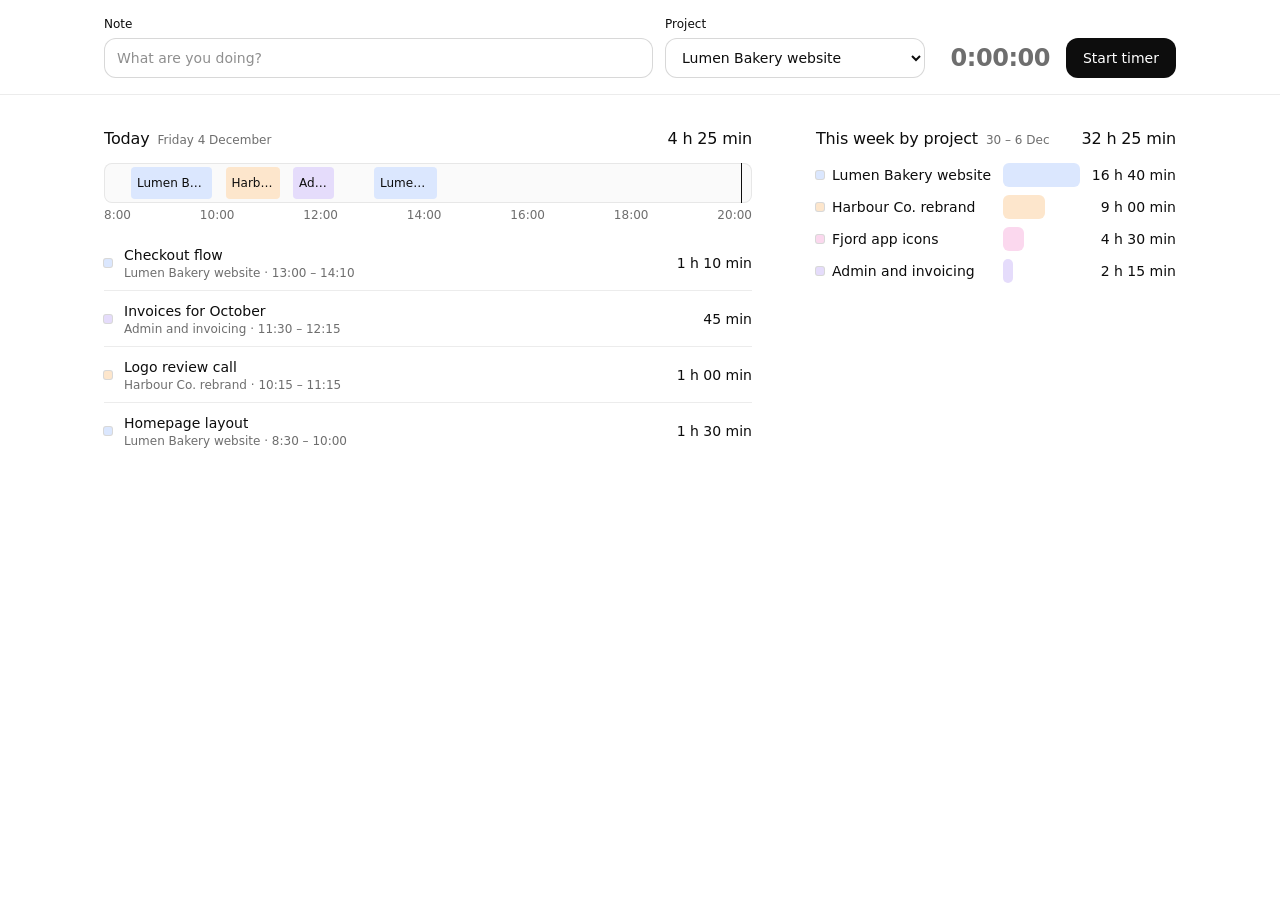
<file: benchmark/runs/clear-ui-1.1.0/index.html>
<!doctype html>
<html lang="en">
<head>
<meta charset="utf-8">
<meta name="viewport" content="width=device-width, initial-scale=1">
<title>Timer · Tally</title>
<link rel="preconnect" href="https://rsms.me/">
<link rel="stylesheet" href="https://rsms.me/inter/inter.css">
<style>
/* ---------- clear-ui tokens (from assets/tokens.css, only what this screen uses) ---------- */
:root {
  color-scheme: light;
  --bg: #ffffff; --bg-subtle: #fafafa; --bg-soft: #f4f4f4; --bg-soft-hover: #ececec; --bg-raised: #ffffff;
  --ink: #0d0d0d; --ink-hover: #303030; --ink-active: #414141; --on-ink: #ffffff;
  --text: #0d0d0d; --text-2: #5d5d5d; --text-3: #6e6e6e; --text-placeholder: #8f8f8f;
  --border: rgba(13, 13, 13, 0.08); --border-strong: rgba(13, 13, 13, 0.16);
  --ring: rgba(13, 13, 13, 0.12); --focus: #0d0d0d;
  --success: #15803d; --success-soft: #edf7f0;
  --warning: #b45309;
  --data-neutral: #e4e4e4;
  --data-1: #dbe7fe; --data-2: #fde6cc; --data-3: #fbd8ee; --data-4: #e5dcfb; --data-5: #cdf0dc;
  --font-sans: "Inter", ui-sans-serif, system-ui, -apple-system, "Segoe UI", Roboto, sans-serif;
  --text-xs: 12px; --lh-xs: 16px;
  --text-base: 14px; --lh-base: 20px;
  --text-md: 16px; --lh-md: 24px;
  --text-xl: 24px;
  --radius-xs: 4px; --radius-sm: 6px; --radius-md: 8px; --radius-xl: 12px; --radius-2xl: 16px; --radius-full: 999px;
  --ease: cubic-bezier(0.4, 0, 0.2, 1); --dur-fast: 100ms; --dur: 150ms;
}
@media (prefers-color-scheme: dark) {
  :root:not([data-theme="light"]) {
    color-scheme: dark;
    --bg: #111111; --bg-subtle: #161616; --bg-soft: #1f1f1f; --bg-soft-hover: #292929; --bg-raised: #1c1c1c;
    --ink: #f2f2f2; --ink-hover: #d9d9d9; --ink-active: #c4c4c4; --on-ink: #0d0d0d;
    --text: #f2f2f2; --text-2: #a3a3a3; --text-3: #8a8a8a; --text-placeholder: #6b6b6b;
    --border: rgba(255, 255, 255, 0.09); --border-strong: rgba(255, 255, 255, 0.18);
    --ring: rgba(255, 255, 255, 0.16); --focus: #f2f2f2;
    --success: #4ade80; --success-soft: rgba(74, 222, 128, 0.12);
    --warning: #fbbf24;
    --data-neutral: #333333;
    --data-1: #24365c; --data-2: #57391a; --data-3: #552a48; --data-4: #3a2f63; --data-5: #1f4a35;
  }
}
:root[data-theme="dark"] {
  color-scheme: dark;
  --bg: #111111; --bg-subtle: #161616; --bg-soft: #1f1f1f; --bg-soft-hover: #292929; --bg-raised: #1c1c1c;
  --ink: #f2f2f2; --ink-hover: #d9d9d9; --ink-active: #c4c4c4; --on-ink: #0d0d0d;
  --text: #f2f2f2; --text-2: #a3a3a3; --text-3: #8a8a8a; --text-placeholder: #6b6b6b;
  --border: rgba(255, 255, 255, 0.09); --border-strong: rgba(255, 255, 255, 0.18);
  --ring: rgba(255, 255, 255, 0.16); --focus: #f2f2f2;
  --success: #4ade80; --success-soft: rgba(74, 222, 128, 0.12);
  --warning: #fbbf24;
  --data-neutral: #333333;
  --data-1: #24365c; --data-2: #57391a; --data-3: #552a48; --data-4: #3a2f63; --data-5: #1f4a35;
}

/* ---------- Base and components (from tokens.css) ---------- */
*, *::before, *::after { box-sizing: border-box; }
body { margin: 0; background: var(--bg); color: var(--text); font: 400 var(--text-base)/var(--lh-base) var(--font-sans); -webkit-font-smoothing: antialiased; text-rendering: optimizeLegibility; }
h1, h2 { margin: 0; font-weight: 500; }
p, ul { margin: 0; padding: 0; list-style: none; }
:focus-visible { outline: 2px solid var(--focus); outline-offset: 2px; }
.num { font-variant-numeric: tabular-nums; }
.t-heading { font-size: var(--text-md); line-height: var(--lh-md); font-weight: 500; letter-spacing: -0.01em; }
.t-meta { font-size: var(--text-xs); line-height: var(--lh-xs); color: var(--text-3); }

.btn {
  display: inline-flex; align-items: center; justify-content: center;
  height: 40px; padding: 0 16px; border: 1px solid transparent; border-radius: var(--radius-xl);
  background: var(--ink); color: var(--on-ink);
  font: 500 var(--text-base)/1 var(--font-sans); white-space: nowrap; cursor: pointer; user-select: none;
  transition: background-color var(--dur) var(--ease), transform var(--dur-fast) var(--ease);
}
.btn:hover { background: var(--ink-hover); transition-duration: 0s, var(--dur-fast); }
.btn:active { background: var(--ink-active); transform: scale(0.98); }

.field { display: grid; gap: 6px; min-width: 0; }
.label { font-size: var(--text-xs); line-height: var(--lh-xs); font-weight: 500; }
.input, .select {
  width: 100%; height: 40px; padding: 0 12px;
  border: 1px solid var(--border-strong); border-radius: var(--radius-xl);
  background: var(--bg-raised); color: var(--text);
  font: 400 var(--text-base)/var(--lh-base) var(--font-sans);
  transition: border-color var(--dur) var(--ease), box-shadow var(--dur) var(--ease);
}
.input::placeholder { color: var(--text-placeholder); }
.input:hover, .select:hover { border-color: var(--text-3); }
.input:focus, .select:focus { outline: none; border-color: var(--ink); box-shadow: 0 0 0 3px var(--ring); }

.badge { display: inline-flex; align-items: center; gap: 6px; height: 22px; padding: 0 8px; border-radius: var(--radius-full); font-size: var(--text-xs); font-weight: 500; white-space: nowrap; background: var(--success-soft); color: var(--success); }
.badge::before { content: ""; width: 6px; height: 6px; border-radius: 50%; background: currentColor; }

.bar-list { display: grid; grid-template-columns: minmax(0, max-content) minmax(0, 1fr) max-content; align-items: center; gap: 8px 12px; }
.bar-list .num { text-align: right; }
.bar-list .name { display: flex; align-items: center; gap: 8px; min-width: 0; }
.bar-list .name span:last-child, .entry .title span:first-child { overflow: hidden; text-overflow: ellipsis; white-space: nowrap; }
.bar, .span, .swatch { background: var(--data-neutral); }
.bar { height: 24px; min-width: 2px; border-radius: var(--radius-sm); }
.timeline { position: relative; height: 40px; border-radius: var(--radius-md); background: var(--bg-subtle); box-shadow: inset 0 0 0 1px var(--border); overflow: hidden; }
.timeline .span { position: absolute; top: 4px; bottom: 4px; padding: 0 6px; border-radius: var(--radius-xs); color: var(--text); font-size: var(--text-xs); line-height: 32px; white-space: nowrap; overflow: hidden; text-overflow: ellipsis; box-shadow: 0 0 0 1px var(--bg-subtle); }
.timeline .span.hl { box-shadow: 0 0 0 1px var(--bg-subtle), inset 0 0 0 1px var(--ink); }
.timeline .now { position: absolute; top: 0; bottom: 0; width: 1px; background: var(--ink); }
.timeline-axis { display: flex; justify-content: space-between; margin-top: 4px; color: var(--text-3); font-size: var(--text-xs); line-height: var(--lh-xs); font-variant-numeric: tabular-nums; }
.swatch { display: inline-block; width: 8px; height: 8px; flex: none; border-radius: 2px; box-shadow: 0 0 0 1px var(--border-strong); }
.data-1 { background: var(--data-1); } .data-2 { background: var(--data-2); } .data-3 { background: var(--data-3); }
.data-4 { background: var(--data-4); } .data-5 { background: var(--data-5); }

/* ---------- This screen ---------- */
.sr-only { position: absolute; width: 1px; height: 1px; overflow: hidden; clip-path: inset(50%); white-space: nowrap; }
.wrap { max-width: 1120px; margin: 0 auto; padding: 0 24px; }
.timer { border-bottom: 1px solid var(--border); padding: 16px 0; background: var(--bg); }
.timer form { display: grid; grid-template-columns: minmax(0, 1fr) 260px auto auto; gap: 12px; align-items: end; }
.clock { min-width: 7ch; padding: 0 4px; text-align: right; font-size: var(--text-xl); line-height: 40px; font-weight: 600; letter-spacing: -0.02em; color: var(--text-3); }
.clock.on { color: var(--text); }
.warn { margin-top: 12px; color: var(--warning); }

main.wrap { display: grid; grid-template-columns: minmax(0, 1fr) 360px; gap: 40px 64px; align-items: start; padding-top: 32px; padding-bottom: 40px; }
.head { display: flex; align-items: baseline; gap: 8px; margin-bottom: 12px; }
.head .total { margin-left: auto; }
.tl-scroll { overflow-x: auto; }
.entries { margin-top: 12px; }
.entry { display: flex; align-items: center; gap: 12px; min-height: 56px; border-bottom: 1px solid var(--border); }
.entry:last-child { border-bottom: 0; }
.entry.hl { background: var(--bg-subtle); }
.entry .what { flex: 1; min-width: 0; }
.entry .title { display: flex; align-items: center; gap: 8px; }
.entry .dur { text-align: right; white-space: nowrap; }
.note { margin-top: 16px; color: var(--text-2); max-width: 44ch; }

@media (max-width: 800px) {
  .wrap { padding: 0 16px; }
  main.wrap { grid-template-columns: minmax(0, 1fr); padding-top: 24px; padding-bottom: 168px; }
  /* Small screens: the main action sits at the bottom edge, within reach of the thumb. */
  .timer { position: fixed; left: 0; right: 0; bottom: 0; z-index: 1; border-bottom: 0; border-top: 1px solid var(--border); padding: 12px 0; }
  .timer form { grid-template-columns: minmax(0, 1fr) auto; gap: 8px; }
  .timer .label { position: absolute; width: 1px; height: 1px; overflow: hidden; clip-path: inset(50%); } /* the placeholder and the selected project stand in on a phone */
  .input, .select { height: 48px; padding: 0 16px; border-radius: var(--radius-2xl); font-size: var(--text-md); }
  .btn { height: 48px; padding: 0 20px; border-radius: var(--radius-2xl); font-size: var(--text-md); }
  .clock { line-height: 48px; }
  .f-note { order: 1; } .clock { order: 2; } .f-project { order: 3; } .btn { order: 4; }
  .tl-inner { min-width: 560px; }
}
@media (prefers-reduced-motion: reduce) { *, *::before, *::after { transition-duration: 0.01ms !important; } }
</style>
</head>
<body>

<h1 class="sr-only">Timer</h1>

<section class="timer" aria-label="Timer">
  <div class="wrap">
    <form id="form">
      <div class="field f-note">
        <label class="label" for="note">Note</label>
        <input class="input" id="note" autocomplete="off" maxlength="80" placeholder="What are you doing?">
      </div>
      <div class="field f-project">
        <label class="label" for="project">Project</label>
        <select class="select" id="project"></select>
      </div>
      <div class="clock num" id="clock" role="timer" aria-label="Running time">0:00:00</div>
      <button class="btn" id="toggle">Start timer</button>
    </form>
    <p class="warn" id="warn" hidden>Not saved: this browser blocks storage, so entries are lost when you close the tab.</p>
  </div>
</section>

<main class="wrap">
  <section aria-labelledby="h-today">
    <div class="head">
      <h2 class="t-heading" id="h-today">Today</h2>
      <span class="t-meta" id="date"></span>
      <span class="t-heading num total" id="today-total"></span>
    </div>
    <div class="tl-scroll" id="tl-scroll" tabindex="0" aria-label="Timeline of today, scrolls sideways">
      <div class="tl-inner">
        <div class="timeline" id="timeline" role="img"></div>
        <div class="timeline-axis" id="axis" aria-hidden="true"></div>
      </div>
    </div>
    <ul class="entries" id="entries"></ul>
  </section>

  <section aria-labelledby="h-week">
    <div class="head">
      <h2 class="t-heading" id="h-week">This week by project</h2>
      <span class="t-meta" id="week-range"></span>
      <span class="t-heading num total" id="week-total"></span>
    </div>
    <div id="week"></div>
  </section>
</main>

<script>
const KEY = 'tally.v1', H = 36e5, M = 6e4;
const $ = id => document.getElementById(id);
const pad = n => String(n).padStart(2, '0');
const esc = s => String(s).replace(/[&<>"]/g, c => ({ '&': '&amp;', '<': '&lt;', '>': '&gt;', '"': '&quot;' }[c]));
const fmt = ms => { const m = Math.floor(ms / M), h = Math.floor(m / 60); return h ? `${h} h ${pad(m % 60)} min` : `${m} min`; };
const clock = ms => { const s = Math.floor(ms / 1000); return `${Math.floor(s / 3600)}:${pad(Math.floor(s / 60) % 60)}:${pad(s % 60)}`; };
const hm = t => { const d = new Date(t); return `${d.getHours()}:${pad(d.getMinutes())}`; };
const dayStart = t => new Date(t).setHours(0, 0, 0, 0);
const weekStart = t => { const d = new Date(dayStart(t)); return d.setDate(d.getDate() - (d.getDay() + 6) % 7); }; // Monday
console.assert(fmt(90 * M) === '1 h 30 min' && fmt(59 * M) === '59 min' && clock(3725e3) === '1:02:05', 'format self-check');

// Sample data for the first open: Monday to yesterday from two day templates, today from fixed slots that have already ended.
function seed(now) {
  const d0 = dayStart(now), entries = [];
  const A = [['p1', 8.5, 10.25, 'Homepage layout'], ['p2', 10.5, 12, 'Logo directions'], ['p1', 13, 15.5, 'Product page templates'], ['p3', 15.75, 17.25, 'Icon grid']];
  const B = [['p2', 9, 11.5, 'Brand guidelines draft'], ['p4', 11.5, 12.25, 'Invoices for October'], ['p1', 13.25, 16, 'Checkout flow'], ['p3', 16.25, 17, 'Tab bar icons']];
  for (let d = new Date(weekStart(now)), i = 0; +d < d0 && i < 5; d.setDate(d.getDate() + 1), i++)
    for (const [p, s, e, note] of i % 2 ? B : A) entries.push({ p, note, start: +d + s * H, end: +d + e * H });
  // shortcut: today's sample entries are fixed morning-to-afternoon slots, so a first open before 10:00 shows an empty day.
  for (const [p, s, e, note] of [['p1', 8.5, 10, 'Homepage layout'], ['p2', 10.25, 11.25, 'Logo review call'], ['p4', 11.5, 12.25, 'Invoices for October'], ['p1', 13, 14 + 1 / 6, 'Checkout flow']])
    if (d0 + e * H <= now) entries.push({ p, note, start: d0 + s * H, end: d0 + e * H });
  return {
    // shortcut: tints cover five projects; past that, group the smallest as "Other" in --data-neutral.
    projects: [{ id: 'p1', name: 'Lumen Bakery website' }, { id: 'p2', name: 'Harbour Co. rebrand' }, { id: 'p3', name: 'Fjord app icons' }, { id: 'p4', name: 'Admin and invoicing' }],
    entries, running: null, last: 'p1'
  };
}

let state;
try { state = JSON.parse(localStorage.getItem(KEY)); } catch (e) {}
if (!state || !Array.isArray(state.entries) || !Array.isArray(state.projects)) state = seed(Date.now());
function save() {
  try { localStorage.setItem(KEY, JSON.stringify(state)); } catch (e) { $('warn').hidden = false; }
}
save();

const project = id => state.projects.find(p => p.id === id) || { name: 'Unknown project' };
const tint = id => { const i = state.projects.findIndex(p => p.id === id); return i >= 0 && i < 5 ? `data-${i + 1}` : ''; };
// Every entry that overlaps [from, to), clipped to it, with the running one ending now.
function within(from, to, now) {
  const all = state.running ? [...state.entries, { ...state.running, end: now, live: true }] : state.entries;
  return all.map(e => ({ ...e, s: Math.max(e.start, from), en: Math.min(e.end, to) })).filter(e => e.en > e.s || (e.live && e.start >= from));
}

let scrolled = false;
function render(now) {
  const d0 = dayStart(now), w0 = weekStart(now);
  const today = within(d0, d0 + 24 * H, now).sort((a, b) => b.s - a.s);
  const sum = list => list.reduce((n, e) => n + e.en - e.s, 0);

  $('date').textContent = new Date(now).toLocaleDateString('en-GB', { weekday: 'long', day: 'numeric', month: 'long' });
  $('today-total').textContent = fmt(sum(today));

  // Timeline: 8:00 to 18:00, widened in two-hour steps to hold every entry and the present.
  let a = Math.min(8, Math.floor((Math.min(now, ...today.map(e => e.s)) - d0) / H));
  let b = Math.max(18, Math.ceil((now - d0) / H), ...today.map(e => Math.ceil((e.en - d0) / H)));
  if ((b - a) % 2) b < 24 ? b++ : a--;
  const pos = t => ((t - d0) / H - a) / (b - a) * 100;
  const label = e => `${esc(project(e.p).name)}${e.note ? ', ' + esc(e.note) : ''}, ${hm(e.s)} to ${e.live ? 'now' : hm(e.en)}, ${fmt(e.en - e.s)}`;
  $('timeline').innerHTML = today.map(e =>
    `<div class="span ${tint(e.p)}" data-e="${e.start}" style="left:${pos(e.s)}%; width:${pos(e.en) - pos(e.s)}%" title="${label(e)}">${esc(project(e.p).name)}</div>`
  ).join('') + `<div class="now" style="left:${pos(now)}%" title="Now, ${hm(now)}"></div>`;
  $('timeline').setAttribute('aria-label', `Today from ${a}:00 to ${b}:00, ${today.length} entries, listed below`);
  let ticks = '';
  for (let h = a; h <= b; h += 2) ticks += `<span>${h}:00</span>`;
  $('axis').innerHTML = ticks;
  if (!scrolled) { const sc = $('tl-scroll'); sc.scrollLeft = sc.scrollWidth * pos(now) / 100 - sc.clientWidth / 2; scrolled = true; }

  $('entries').innerHTML = today.length ? today.map(e => `
    <li class="entry" data-e="${e.start}">
      <span class="swatch ${tint(e.p)}"></span>
      <div class="what">
        <div class="title"><span>${esc(e.note || project(e.p).name)}</span>${e.live ? '<span class="badge">Running</span>' : ''}</div>
        <div class="t-meta num">${e.note ? esc(project(e.p).name) + ' · ' : ''}${hm(e.s)} – ${e.live ? 'now' : hm(e.en)}</div>
      </div>
      <span class="dur num">${fmt(e.en - e.s)}</span>
    </li>`).join('')
    : '<li class="note">Nothing tracked today. Start the timer and your first entry appears here.</li>';

  // Week: hours per project, largest first, each bar a share of the largest.
  const week = within(w0, w0 + 7 * 24 * H, now), per = {};
  for (const e of week) per[e.p] = (per[e.p] || 0) + e.en - e.s;
  const rows = Object.entries(per).sort((x, y) => y[1] - x[1]), max = rows.length ? rows[0][1] : 0;
  const day = (t, o) => new Date(t).toLocaleDateString('en-GB', o);
  $('week-range').textContent = `${day(w0, { day: 'numeric' })} – ${day(w0 + 6.5 * 24 * H, { day: 'numeric', month: 'short' })}`;
  $('week-total').textContent = fmt(sum(week));
  $('week').innerHTML = rows.length ? `<div class="bar-list">${rows.map(([p, ms]) => `
      <span class="name"><span class="swatch ${tint(p)}"></span><span>${esc(project(p).name)}</span></span>
      <div><div class="bar ${tint(p)}" style="width:${max ? ms / max * 100 : 0}%"></div></div>
      <span class="num">${fmt(ms)}</span>`).join('')}</div>`
    : '<p class="note">No hours this week yet. Each project you track gets a bar here.</p>';
}

// The clock moves every second; durations are shown in minutes, so the rest redraws once a minute.
let lastMin;
function tick() {
  const now = Date.now(), r = state.running;
  $('clock').textContent = clock(r ? now - r.start : 0);
  document.title = r ? `${clock(now - r.start)} · ${project(r.p).name}` : 'Timer · Tally';
  const m = Math.floor(now / M);
  if (m !== lastMin) { lastMin = m; render(now); }
}
function sync() {
  $('toggle').textContent = state.running ? 'Stop timer' : 'Start timer';
  $('clock').classList.toggle('on', !!state.running);
  lastMin = null;
  tick();
}

$('project').innerHTML = state.projects.map(p => `<option value="${esc(p.id)}">${esc(p.name)}</option>`).join('');
$('project').value = state.running ? state.running.p : state.last;
if (state.running) $('note').value = state.running.note;

$('form').onsubmit = e => {
  e.preventDefault();
  const now = Date.now(), r = state.running;
  if (r) {
    state.entries.push({ p: r.p, note: r.note, start: r.start, end: now });
    state.running = null;
    $('note').value = '';
  } else {
    state.running = { p: $('project').value, note: $('note').value.trim(), start: now };
  }
  save(); sync();
};
// Note and project stay editable while the timer runs and change the running entry in place.
$('note').oninput = () => { if (state.running) { state.running.note = $('note').value.trim(); save(); sync(); } };
$('project').onchange = () => { state.last = $('project').value; if (state.running) state.running.p = state.last; save(); sync(); };

// Pointing at an interval highlights its row, and the other way round.
const mark = (e, on) => { const el = e.target.closest && e.target.closest('[data-e]'); if (el) document.querySelectorAll(`[data-e="${el.dataset.e}"]`).forEach(n => n.classList.toggle('hl', on)); };
document.addEventListener('mouseover', e => mark(e, true));
document.addEventListener('mouseout', e => mark(e, false));

sync();
setInterval(tick, 1000);
</script>
</body>
</html>
</file>
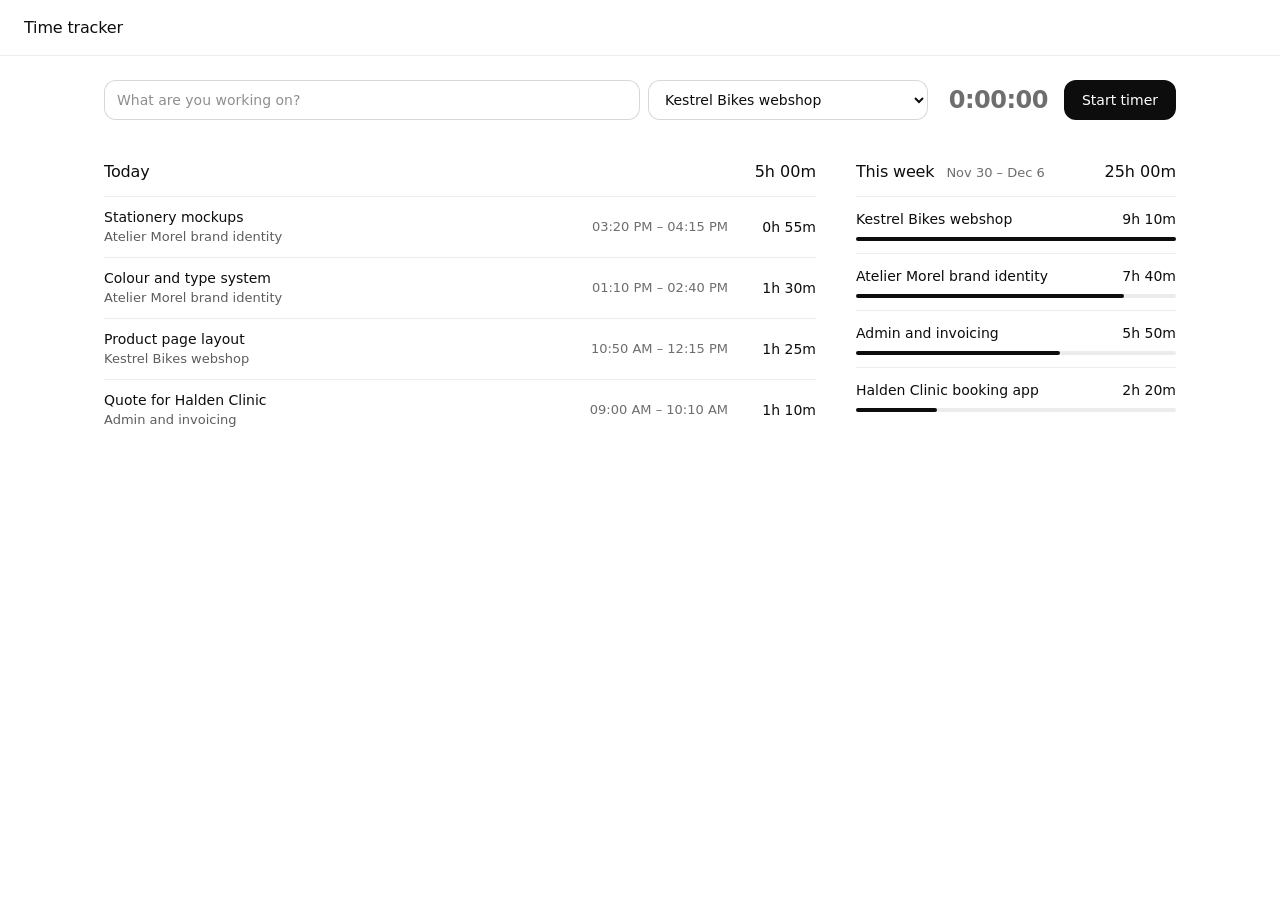
<file: benchmark/runs/clear-ui/index.html>
<!doctype html>
<html lang="en">
<head>
<meta charset="utf-8">
<meta name="viewport" content="width=device-width, initial-scale=1">
<title>Time tracker</title>
<link rel="preconnect" href="https://rsms.me/">
<link rel="stylesheet" href="https://rsms.me/inter/inter.css">
<style>
/* Tokens and base classes from clear-ui assets/tokens.css (only what this screen uses). */
:root {
  color-scheme: light;
  --bg: #ffffff; --bg-subtle: #fafafa; --bg-soft: #f4f4f4; --bg-soft-hover: #ececec; --bg-raised: #ffffff;
  --ink: #0d0d0d; --ink-hover: #303030; --ink-active: #414141; --on-ink: #ffffff;
  --text: #0d0d0d; --text-2: #5d5d5d; --text-3: #6e6e6e; --text-placeholder: #8f8f8f;
  --border: rgba(13, 13, 13, 0.08); --border-strong: rgba(13, 13, 13, 0.16);
  --ring: rgba(13, 13, 13, 0.12); --focus: #0d0d0d;
  --success: #15803d; --success-soft: #edf7f0;
  --font-sans: "Inter", ui-sans-serif, system-ui, -apple-system, "Segoe UI", Roboto, sans-serif;
  --text-sm: 13px; --lh-sm: 20px;
  --text-base: 14px; --lh-base: 20px;
  --text-md: 16px; --lh-md: 24px;
  --text-xl: 24px; --lh-xl: 32px;
  --radius-xl: 12px; --radius-2xl: 16px; --radius-full: 999px;
  --ease: cubic-bezier(0.4, 0, 0.2, 1); --dur-fast: 100ms; --dur: 150ms;
}
@media (prefers-color-scheme: dark) {
  :root:not([data-theme="light"]) {
    color-scheme: dark;
    --bg: #111111; --bg-subtle: #161616; --bg-soft: #1f1f1f; --bg-soft-hover: #292929; --bg-raised: #1c1c1c;
    --ink: #f2f2f2; --ink-hover: #d9d9d9; --ink-active: #c4c4c4; --on-ink: #0d0d0d;
    --text: #f2f2f2; --text-2: #a3a3a3; --text-3: #8a8a8a; --text-placeholder: #6b6b6b;
    --border: rgba(255, 255, 255, 0.09); --border-strong: rgba(255, 255, 255, 0.18);
    --ring: rgba(255, 255, 255, 0.16); --focus: #f2f2f2;
    --success: #4ade80; --success-soft: rgba(74, 222, 128, 0.12);
  }
}
:root[data-theme="dark"] {
  color-scheme: dark;
  --bg: #111111; --bg-subtle: #161616; --bg-soft: #1f1f1f; --bg-soft-hover: #292929; --bg-raised: #1c1c1c;
  --ink: #f2f2f2; --ink-hover: #d9d9d9; --ink-active: #c4c4c4; --on-ink: #0d0d0d;
  --text: #f2f2f2; --text-2: #a3a3a3; --text-3: #8a8a8a; --text-placeholder: #6b6b6b;
  --border: rgba(255, 255, 255, 0.09); --border-strong: rgba(255, 255, 255, 0.18);
  --ring: rgba(255, 255, 255, 0.16); --focus: #f2f2f2;
  --success: #4ade80; --success-soft: rgba(74, 222, 128, 0.12);
}

*, *::before, *::after { box-sizing: border-box; }
body {
  margin: 0; background: var(--bg); color: var(--text);
  font: 400 var(--text-base)/var(--lh-base) var(--font-sans);
  -webkit-font-smoothing: antialiased; text-rendering: optimizeLegibility;
}
h1, h2 { margin: 0; font-weight: 500; }
p { margin: 0; text-wrap: pretty; }
:focus-visible { outline: 2px solid var(--focus); outline-offset: 2px; }
.num { font-variant-numeric: tabular-nums; }

.btn {
  display: inline-flex; align-items: center; justify-content: center;
  height: 40px; padding: 0 16px; min-width: 112px; /* same width for Start and Stop, so nothing shifts */
  border: 1px solid transparent; border-radius: var(--radius-xl);
  background: var(--ink); color: var(--on-ink);
  font: 500 var(--text-base)/1 var(--font-sans);
  white-space: nowrap; cursor: pointer; user-select: none;
  transition: background-color var(--dur) var(--ease), transform var(--dur-fast) var(--ease);
}
.btn:hover { background: var(--ink-hover); transition-duration: 0s, var(--dur-fast); }
.btn:active { background: var(--ink-active); transform: scale(0.98); }

.input {
  width: 100%; height: 40px; padding: 0 12px;
  border: 1px solid var(--border-strong); border-radius: var(--radius-xl);
  background: var(--bg-raised); color: var(--text);
  font: 400 var(--text-base)/var(--lh-base) var(--font-sans);
  transition: border-color var(--dur) var(--ease), box-shadow var(--dur) var(--ease);
}
.input::placeholder { color: var(--text-placeholder); }
.input:hover { border-color: var(--text-3); }
.input:focus { outline: none; border-color: var(--ink); box-shadow: 0 0 0 3px var(--ring); }
select.input { text-overflow: ellipsis; cursor: pointer; }
@media (pointer: coarse) { .input { font-size: 16px; } }

.badge { display: inline-flex; align-items: center; gap: 6px; height: 22px; padding: 0 8px; border-radius: var(--radius-full); background: var(--success-soft); color: var(--success); font-size: var(--text-sm); font-weight: 500; white-space: nowrap; }
.badge::before { content: ""; width: 6px; height: 6px; border-radius: 50%; background: currentColor; }

/* ---------- This screen ---------- */

.topbar { display: flex; align-items: center; gap: 12px; height: 56px; padding: 0 24px; border-bottom: 1px solid var(--border); }
.topbar h1 { font-size: var(--text-md); line-height: var(--lh-md); letter-spacing: -0.01em; margin-right: auto; }
.meta { font-size: var(--text-sm); line-height: var(--lh-sm); color: var(--text-3); }

.content { max-width: 1120px; margin: 0 auto; padding: 24px; display: grid; gap: 40px; }

.timer { display: grid; grid-template-columns: minmax(0, 1fr) 280px auto auto; align-items: center; gap: 8px; }
.clock { min-width: 120px; padding: 0 8px; text-align: right; font-size: var(--text-xl); line-height: var(--lh-xl); font-weight: 600; letter-spacing: -0.02em; color: var(--text-3); }
.timer.running .clock { color: var(--text); }

.cols { display: grid; grid-template-columns: minmax(0, 1fr) 320px; gap: 40px; align-items: start; }
.head { display: flex; align-items: baseline; gap: 12px; padding-bottom: 12px; border-bottom: 1px solid var(--border); }
.head h2 { font-size: var(--text-md); line-height: var(--lh-md); letter-spacing: -0.01em; }
.head .meta { margin-right: auto; }
.head .total { font-size: var(--text-md); line-height: var(--lh-md); font-weight: 500; }

.list { list-style: none; margin: 0; padding: 0; }
.entry { display: grid; grid-template-columns: minmax(0, 1fr) auto 72px; align-items: center; gap: 16px; min-height: 60px; padding: 10px 0; border-bottom: 1px solid var(--border); }
.entry:last-child { border-bottom: 0; }
.entry .what { min-width: 0; }
.entry .desc, .entry .proj, .week .name { overflow: hidden; text-overflow: ellipsis; white-space: nowrap; }
.entry .proj { font-size: var(--text-sm); line-height: var(--lh-sm); color: var(--text-2); }
.entry .when { display: flex; align-items: center; gap: 8px; }
.entry .dur { text-align: right; }
.nodesc { color: var(--text-2); }

.week li { padding: 12px 0; border-bottom: 1px solid var(--border); }
.week li:last-child { border-bottom: 0; }
.week .line { display: flex; gap: 12px; }
.week .name { margin-right: auto; }
.track { height: 4px; margin-top: 8px; border-radius: 2px; background: var(--bg-soft-hover); }
.track i { display: block; height: 100%; border-radius: 2px; background: var(--ink); }

.empty { padding: 40px 0; text-align: center; }
.empty h3 { margin: 0 0 4px; font-size: var(--text-md); line-height: var(--lh-md); font-weight: 500; }
.empty p { max-width: 44ch; margin: 0 auto; color: var(--text-2); }

.sr { position: absolute; width: 1px; height: 1px; overflow: hidden; clip-path: inset(50%); white-space: nowrap; }

@media (max-width: 800px) {
  .cols { grid-template-columns: 1fr; }
  .timer { grid-template-columns: minmax(0, 1fr) auto; }
  .timer .input { grid-column: 1 / -1; }
  .clock { text-align: left; padding: 0; }
}
@media (max-width: 640px) {
  .topbar { padding: 0 16px; }
  .content { padding: 16px; gap: 32px; }
  .timer { grid-template-columns: 1fr; }
  .timer .input { height: 48px; border-radius: var(--radius-2xl); }
  .btn { height: 48px; border-radius: var(--radius-2xl); font-size: var(--text-md); }
  .entry { grid-template-columns: minmax(0, 1fr) auto; row-gap: 4px; }
  .entry .when { grid-row: 2; grid-column: 1 / -1; }
}
@media (prefers-reduced-motion: reduce) {
  *, *::before, *::after { transition-duration: 0.01ms !important; }
}
</style>
</head>
<body>

<header class="topbar">
  <h1>Time tracker</h1>
</header>

<main class="content">

  <form class="timer" id="timer" aria-label="Timer">
    <input class="input" id="desc" aria-label="What are you working on?" placeholder="What are you working on?" autocomplete="off" maxlength="120">
    <select class="input" id="project" aria-label="Project"></select>
    <input class="input" id="newProject" aria-label="New project name" placeholder="Project name, then Enter" autocomplete="off" maxlength="80" hidden>
    <div class="clock num" id="clock" role="timer" aria-label="Elapsed time">0:00:00</div>
    <button class="btn" id="toggle" type="submit">Start timer</button>
  </form>

  <div class="cols">
    <section aria-labelledby="todayH">
      <div class="head">
        <h2 id="todayH">Today</h2>
        <span class="total num" id="todayTotal" style="margin-left:auto"></span>
      </div>
      <ul class="list" id="today"></ul>
    </section>

    <section aria-labelledby="weekH">
      <div class="head">
        <h2 id="weekH">This week</h2>
        <span class="meta" id="weekRange"></span>
        <span class="total num" id="weekTotal"></span>
      </div>
      <ul class="list week" id="week"></ul>
    </section>
  </div>

</main>

<script>
const KEY = 'hours.v1';
const MIN = 60000, DAY = 86400000;
const $ = id => document.getElementById(id);
const esc = s => String(s).replace(/[&<>"']/g, c => '&#' + c.charCodeAt(0) + ';');

const dayStart = t => new Date(t).setHours(0, 0, 0, 0);
function weekStart(t) { // Monday 00:00 local
  const d = new Date(dayStart(t));
  d.setDate(d.getDate() - (d.getDay() + 6) % 7);
  return d.getTime();
}
function hm(ms) { // 5100000 -> "1h 25m"
  const m = Math.floor(ms / MIN);
  return Math.floor(m / 60) + 'h ' + String(m % 60).padStart(2, '0') + 'm';
}
function hms(ms) { // 2537000 -> "0:42:17"
  const s = Math.floor(ms / 1000), p = n => String(n).padStart(2, '0');
  return Math.floor(s / 3600) + ':' + p(Math.floor(s / 60) % 60) + ':' + p(s % 60);
}
const clockTime = t => new Date(t).toLocaleTimeString([], { hour: '2-digit', minute: '2-digit' });

console.assert(hm(5100000) === '1h 25m' && hms(2537000) === '0:42:17', 'duration format');
console.assert(new Date(weekStart(new Date(2026, 10, 29, 23))).getDate() === 23, 'a Sunday belongs to the week of the Monday before');

function seed() { // sample week so the first screen is a working one; only entries that have already ended
  const projects = [
    { id: 'p1', name: 'Kestrel Bikes webshop' },
    { id: 'p2', name: 'Atelier Morel brand identity' },
    { id: 'p3', name: 'Halden Clinic booking app' },
    { id: 'p4', name: 'Admin and invoicing' },
  ];
  const now = Date.now(), mon = weekStart(now), today = Math.round((dayStart(now) - mon) / DAY);
  const day = [ // start hour, start minute, minutes, description; projects rotate per day
    [9, 0, 70, ['Invoices and email', 'Quote for Halden Clinic', 'Bookkeeping']],
    [10, 50, 85, ['Logo options, round 2', 'Product page layout', 'Appointment flow wireframes']],
    [13, 10, 90, ['Checkout flow', 'Colour and type system', 'Cart and shipping rules']],
    [15, 20, 55, ['Client call and notes', 'Stationery mockups', 'Review with Dr. Halden']],
  ];
  const who = [['p4', 'p2', 'p1', 'p1'], ['p4', 'p1', 'p2', 'p2'], ['p4', 'p3', 'p1', 'p3']];
  const entries = [];
  for (let d = 0; d <= today; d++) day.forEach(([h, m, mins, descs], i) => {
    const start = new Date(mon + d * DAY).setHours(h, m), end = start + mins * MIN;
    if (end <= now) entries.push({ desc: descs[d % 3], projectId: who[d % 3][i], start, end });
  });
  return { projects, entries, cur: { desc: '', projectId: 'p1', start: null } };
}

let state;
try { state = JSON.parse(localStorage.getItem(KEY)); } catch (e) {}
if (!state || !Array.isArray(state.projects) || !state.projects.length || !Array.isArray(state.entries) || !state.cur) state = seed();
const save = () => { try { localStorage.setItem(KEY, JSON.stringify(state)); } catch (e) {} }; // private mode: works until the tab closes

const projectName = id => (state.projects.find(p => p.id === id) || { name: 'Deleted project' }).name;

function renderProjects() {
  $('project').innerHTML = state.projects.map(p => `<option value="${esc(p.id)}">${esc(p.name)}</option>`).join('')
    + '<option value="">New project…</option>';
  $('project').value = state.cur.projectId;
}

function renderLists() {
  const now = Date.now(), t0 = dayStart(now), w0 = weekStart(now), cur = state.cur;
  // shortcut: an entry counts on the day it started, even past midnight; split entries if overnight work matters
  const all = cur.start ? [{ ...cur, end: now, running: true }, ...state.entries] : state.entries;

  const today = all.filter(e => e.start >= t0).sort((a, b) => b.start - a.start);
  $('todayTotal').textContent = hm(today.reduce((s, e) => s + e.end - e.start, 0));
  $('today').innerHTML = today.length ? today.map(e => `
    <li class="entry">
      <div class="what">
        <div class="desc${e.desc ? '' : ' nodesc'}">${esc(e.desc || 'No description')}</div>
        <div class="proj">${esc(projectName(e.projectId))}</div>
      </div>
      <div class="when meta num">${clockTime(e.start)} – ${e.running ? 'now <span class="badge">Running</span>' : clockTime(e.end)}</div>
      <div class="dur num">${hm(e.end - e.start)}</div>
    </li>`).join('')
    : '<li class="empty"><h3>No entries today</h3><p>Pick a project above and start the timer. What you track shows up here.</p></li>';

  const sums = new Map();
  all.filter(e => e.start >= w0).forEach(e => sums.set(e.projectId, (sums.get(e.projectId) || 0) + e.end - e.start));
  const rows = [...sums].sort((a, b) => b[1] - a[1]), max = rows.length ? rows[0][1] : 0;
  $('weekTotal').textContent = hm(rows.reduce((s, r) => s + r[1], 0));
  $('week').innerHTML = rows.length ? rows.map(([id, ms]) => `
    <li>
      <div class="line"><span class="name">${esc(projectName(id))}</span><span class="num">${hm(ms)}</span></div>
      <div class="track"><i style="width:${max ? Math.max(1, ms / max * 100) : 0}%"></i></div>
    </li>`).join('')
    : '<li class="empty"><h3>No hours this week</h3><p>Hours per project add up here from Monday.</p></li>';
}

let shownMinute = -1;
function tick() {
  const running = !!state.cur.start, ms = running ? Date.now() - state.cur.start : 0;
  $('clock').textContent = hms(ms);
  document.title = running ? hms(ms) + ' · ' + projectName(state.cur.projectId) : 'Time tracker';
  const minute = Math.floor(Date.now() / MIN); // lists show minutes, so redraw them once a minute, not every second
  if (minute !== shownMinute) { shownMinute = minute; renderLists(); }
}

function render() {
  const running = !!state.cur.start;
  $('timer').classList.toggle('running', running);
  $('toggle').textContent = running ? 'Stop timer' : 'Start timer';
  shownMinute = -1;
  tick();
}

$('timer').addEventListener('submit', e => {
  e.preventDefault();
  addProject();
  const cur = state.cur;
  if (cur.start) {
    state.entries.push({ desc: cur.desc.trim(), projectId: cur.projectId, start: cur.start, end: Date.now() });
    state.cur = { desc: '', projectId: cur.projectId, start: null };
    $('desc').value = '';
  } else cur.start = Date.now();
  save(); render();
});

$('desc').addEventListener('input', e => { state.cur.desc = e.target.value; save(); if (state.cur.start) renderLists(); });

$('project').addEventListener('change', e => {
  if (e.target.value) { state.cur.projectId = e.target.value; save(); render(); return; }
  e.target.hidden = true; $('newProject').hidden = false; $('newProject').value = ''; $('newProject').focus();
});

function closeNewProject() { $('newProject').hidden = true; $('project').hidden = false; renderProjects(); }
function addProject() {
  if ($('newProject').hidden) return;
  const name = $('newProject').value.trim();
  if (name) {
    const same = state.projects.find(p => p.name.toLowerCase() === name.toLowerCase());
    const p = same || { id: 'p' + Date.now(), name };
    if (!same) state.projects.push(p);
    state.cur.projectId = p.id; save();
  }
  closeNewProject(); render();
}
$('newProject').addEventListener('blur', addProject);
$('newProject').addEventListener('keydown', e => {
  if (e.key === 'Enter') { e.preventDefault(); addProject(); $('project').focus(); } // create only; starting stays a separate act
  else if (e.key === 'Escape') { e.target.value = ''; closeNewProject(); $('project').focus(); }
});

const now = new Date(), w0 = weekStart(now), w1 = w0 + 6 * DAY + 12 * 3600000; // noon Sunday: safe across DST
const dm = t => new Date(t).toLocaleDateString([], { day: 'numeric', month: 'short' });
$('weekRange').textContent = dm(w0) + ' – ' + dm(w1);
$('desc').value = state.cur.desc;
renderProjects();
render();
setInterval(tick, 1000);
</script>
</body>
</html>
</file>
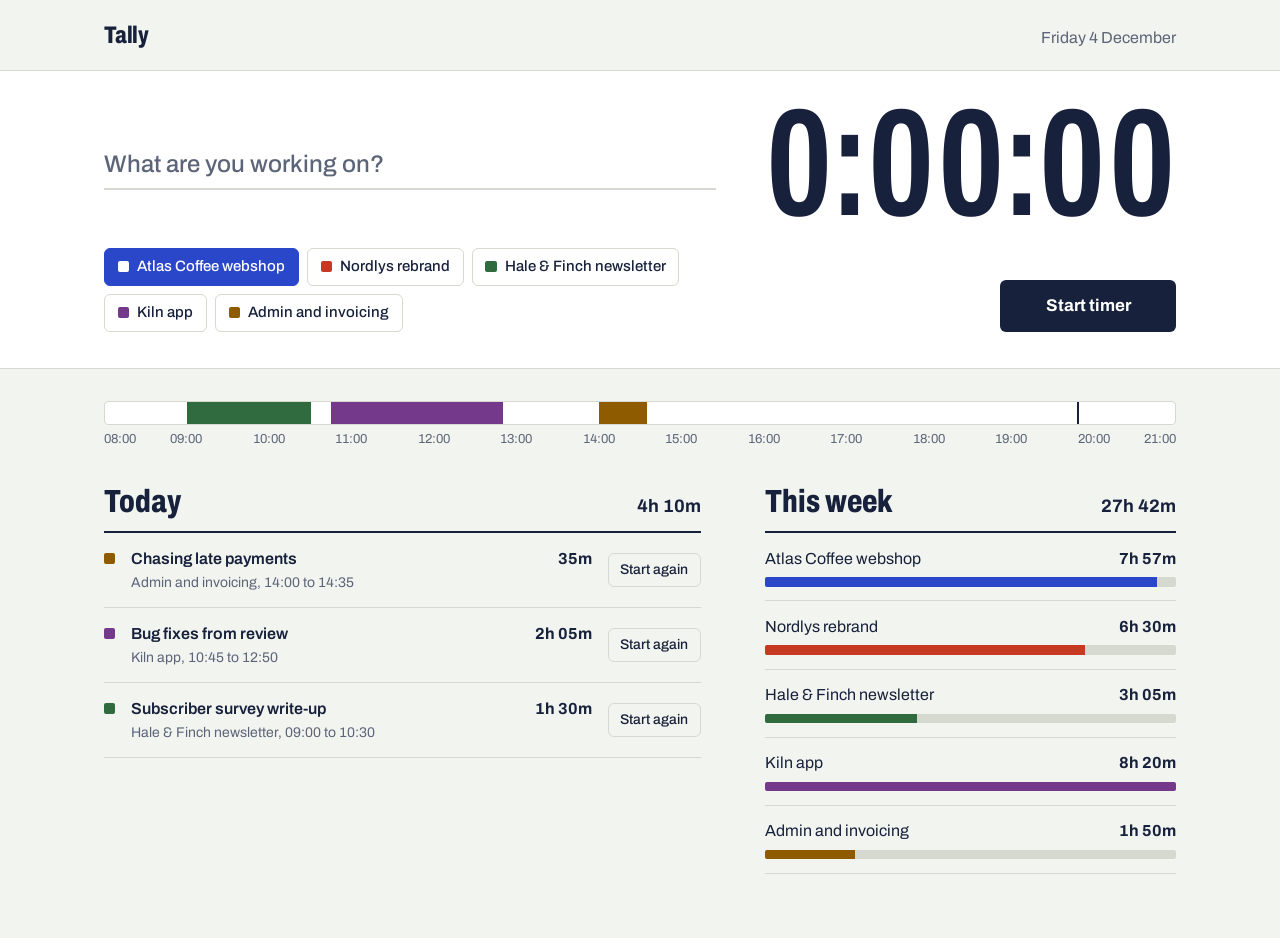
<file: benchmark/runs/frontend-design/index.html>
<!doctype html>
<html lang="en">
<head>
<meta charset="utf-8">
<meta name="viewport" content="width=device-width, initial-scale=1">
<title>Tally</title>
<link rel="preconnect" href="https://fonts.googleapis.com">
<link rel="preconnect" href="https://fonts.gstatic.com" crossorigin>
<link href="https://fonts.googleapis.com/css2?family=Archivo:wdth,wght@62..125,400..800&display=swap" rel="stylesheet">
<style>
:root {
  --paper: #F2F4EF;
  --sheet: #FFFFFF;
  --ink: #17213B;
  --graphite: #5C6478;
  --rule: #D5D9D0;
  --p: var(--ink); /* colour of the selected / running project */
}
* { box-sizing: border-box; }
html { font-size: 100%; }
body {
  margin: 0;
  background: var(--paper);
  color: var(--ink);
  font-family: Archivo, "Helvetica Neue", Arial, sans-serif;
  font-stretch: 100%;
  line-height: 1.45;
  font-variant-numeric: tabular-nums;
}
.wrap { max-width: 70rem; margin: 0 auto; padding: 0 1.5rem; }
button, input { font: inherit; color: inherit; }
:focus-visible { outline: 3px solid var(--ink); outline-offset: 3px; border-radius: 4px; }
.sr { position: absolute; width: 1px; height: 1px; overflow: hidden; clip-path: inset(50%); white-space: nowrap; }

/* Top line */
.top { display: flex; justify-content: space-between; align-items: baseline; padding-block: 1.1rem; }
.top strong { font-stretch: 75%; font-weight: 800; font-size: 1.5rem; letter-spacing: -0.01em; }
.top span { color: var(--graphite); }

/* Timer band: the one loud thing. It floods with the project's colour while running. */
.timer { background: var(--sheet); border-block: 1px solid var(--rule); transition: background-color .35s, color .35s; }
.timer form {
  display: grid;
  grid-template-columns: minmax(0, 1fr) auto;
  grid-template-areas: "note clock" "projects go";
  gap: 1.25rem 3rem;
  align-items: end;
  padding: 2rem 0 2.25rem;
}
.note { grid-area: note; align-self: center; }
.note input {
  width: 100%;
  border: 0; border-bottom: 2px solid var(--rule); border-radius: 0;
  background: none;
  padding: .4rem 0;
  font-size: 1.5rem; font-weight: 500;
}
.note input::placeholder { color: var(--graphite); opacity: 1; }
.note input:focus-visible { outline: 0; border-bottom-color: var(--ink); }

.clock {
  grid-area: clock; justify-self: end;
  font-stretch: 62%; font-weight: 700;
  font-size: clamp(4.5rem, 12vw, 9.5rem);
  line-height: .82; letter-spacing: -0.01em;
  white-space: nowrap;
}
.clock b { display: inline-block; width: .46em; text-align: center; font-weight: inherit; } /* fixed cells: no jitter */

.projects { grid-area: projects; border: 0; margin: 0; padding: 0; min-width: 0; display: flex; flex-wrap: wrap; gap: .5rem; }
.projects label { cursor: pointer; }
.projects span {
  display: flex; align-items: center; gap: .5rem;
  padding: .45rem .8rem;
  border: 1px solid var(--rule); border-radius: 6px;
  font-size: .9375rem; font-weight: 500;
}
.projects span::before { content: ""; width: .7rem; height: .7rem; border-radius: 2px; background: var(--c); }
.projects input:checked + span { background: var(--c); border-color: var(--c); color: #fff; }
.projects input:checked + span::before { background: #fff; }
.projects input:focus-visible + span { outline: 3px solid var(--ink); outline-offset: 3px; }

.go {
  grid-area: go; justify-self: end;
  min-width: 11rem;
  border: 0; border-radius: 6px;
  background: var(--ink); color: #fff;
  padding: .85rem 1.5rem;
  font-size: 1.0625rem; font-weight: 700;
  cursor: pointer;
}

.timer.running { background: var(--p); color: #fff; border-color: var(--p); }
.timer.running .note input { border-bottom-color: rgb(255 255 255 / .5); }
.timer.running .note input::placeholder { color: rgb(255 255 255 / .75); }
.timer.running .note input:focus-visible { border-bottom-color: #fff; }
.timer.running .projects span { border-color: rgb(255 255 255 / .4); }
.timer.running .projects span::before { display: none; }
.timer.running .projects input:not(:checked) + span { opacity: .6; cursor: default; }
.timer.running .projects input:checked + span { background: #fff; border-color: #fff; color: var(--ink); }
.timer.running .go { background: #fff; color: var(--ink); }
.timer.running :focus-visible, .timer.running .projects input:focus-visible + span { outline-color: #fff; }

/* Day tape: where today's hours actually fell */
.tape { position: relative; height: 1.5rem; margin-top: 2rem; background: var(--sheet); border: 1px solid var(--rule); border-radius: 4px; overflow: hidden; }
.tape i { position: absolute; top: 0; bottom: 0; background: var(--c); min-width: 2px; }
.tape i.now { background: var(--ink); width: 2px; min-width: 0; }
.hours { position: relative; height: 1.4rem; margin-top: .3rem; color: var(--graphite); font-size: .8125rem; }
.hours span { position: absolute; transform: translateX(-50%); }
.hours span:first-child { transform: none; }
.hours span:last-child { transform: translateX(-100%); }

/* Two lists */
.cols { display: grid; grid-template-columns: minmax(0, 1.45fr) minmax(0, 1fr); gap: 4rem; padding: 2rem 0 4rem; }
h2 { margin: 0; font-stretch: 75%; font-weight: 800; font-size: 2rem; line-height: 1.1; }
.head { display: flex; justify-content: space-between; align-items: baseline; padding-bottom: .75rem; border-bottom: 2px solid var(--ink); }
.head output { font-weight: 700; font-size: 1.125rem; }
ul { list-style: none; margin: 0; padding: 0; }

.entries li {
  display: grid; grid-template-columns: .7rem minmax(0, 1fr) auto auto; gap: .2rem 1rem; align-items: center;
  padding: .85rem 0; border-bottom: 1px solid var(--rule);
}
.entries .sw { width: .7rem; height: .7rem; border-radius: 2px; background: var(--c); }
.entries .what { font-weight: 600; overflow-wrap: anywhere; }
.entries .meta { grid-column: 2; color: var(--graphite); font-size: .875rem; }
.entries .dur { grid-row: 1; grid-column: 3; font-weight: 700; text-align: right; }
.entries .again { grid-row: 1 / span 2; grid-column: 4; }
.again { border: 1px solid var(--rule); border-radius: 6px; background: none; padding: .35rem .7rem; font-size: .875rem; font-weight: 500; cursor: pointer; }
.again:hover { border-color: var(--ink); }
.entries .live .dur { color: var(--c); grid-column: 3 / 5; }
.empty { padding: 1.5rem 0; color: var(--graphite); max-width: 34ch; }

.week li { padding: .85rem 0; border-bottom: 1px solid var(--rule); }
.week .row { display: flex; justify-content: space-between; gap: 1rem; }
.week .row b { font-weight: 700; white-space: nowrap; }
.bar { height: .6rem; margin-top: .45rem; background: var(--rule); border-radius: 2px; overflow: hidden; }
.bar i { display: block; height: 100%; background: var(--c); }

@media (max-width: 52rem) {
  .timer form { grid-template-columns: minmax(0, 1fr); grid-template-areas: "clock" "note" "projects" "go"; gap: 1.25rem; padding: 1.5rem 0; }
  .clock, .go { justify-self: stretch; }
  .cols { grid-template-columns: minmax(0, 1fr); gap: 2.5rem; }
  .hours span:nth-child(even) { display: none; }
  .top span { font-size: .875rem; }
}
@media (max-width: 26rem) {
  .entries li { grid-template-columns: .7rem minmax(0, 1fr) auto; }
  .entries .again { grid-row: 3; grid-column: 2; justify-self: start; margin-top: .3rem; }
}
@media (prefers-reduced-motion: reduce) { .timer { transition: none; } }
</style>
</head>
<body>

<header class="wrap top">
  <strong>Tally</strong>
  <span id="date"></span>
</header>

<main>
  <section class="timer" id="timer" aria-label="Timer">
    <div class="wrap">
      <form id="form">
        <label class="note">
          <span class="sr">What are you working on?</span>
          <input id="note" type="text" placeholder="What are you working on?" autocomplete="off" maxlength="120">
        </label>
        <div class="clock" id="clock" role="timer" aria-label="Elapsed time"></div>
        <fieldset class="projects" id="projects"><legend class="sr">Project</legend></fieldset>
        <button class="go" id="go" type="submit">Start timer</button>
      </form>
    </div>
  </section>

  <div class="wrap">
    <div class="tape" id="tape" role="img" aria-label="Timeline of today's tracked time"></div>
    <div class="hours" id="hours" aria-hidden="true"></div>

    <div class="cols">
      <section aria-labelledby="h-today">
        <div class="head"><h2 id="h-today">Today</h2><output id="today-total"></output></div>
        <ul class="entries" id="entries"></ul>
      </section>
      <section aria-labelledby="h-week">
        <div class="head"><h2 id="h-week">This week</h2><output id="week-total"></output></div>
        <ul class="week" id="week"></ul>
      </section>
    </div>
  </div>
</main>

<script>
const PROJECTS = [
  { id: 'atlas',   name: 'Atlas Coffee webshop',    color: '#2A46C9' },
  { id: 'nordlys', name: 'Nordlys rebrand',         color: '#C63A22' },
  { id: 'hale',    name: 'Hale & Finch newsletter', color: '#2F6B3F' },
  { id: 'kiln',    name: 'Kiln app',                color: '#74398A' },
  { id: 'admin',   name: 'Admin and invoicing',     color: '#8F5B00' },
];
const KEY = 'tally-v1', HOUR = 36e5;
const $ = id => document.getElementById(id);
const project = id => PROJECTS.find(p => p.id === id) || PROJECTS[0];
const esc = s => String(s).replace(/[&<>"]/g, c => ({ '&': '&amp;', '<': '&lt;', '>': '&gt;', '"': '&quot;' }[c]));
const pad = n => String(n).padStart(2, '0');

const startOfDay = () => new Date().setHours(0, 0, 0, 0);
const startOfWeek = () => { const d = new Date(startOfDay()); d.setDate(d.getDate() - (d.getDay() + 6) % 7); return d.getTime(); }; // Monday

const fmtClock = ms => { const s = Math.floor(ms / 1000); return `${Math.floor(s / 3600)}:${pad(Math.floor(s / 60) % 60)}:${pad(s % 60)}`; };
const fmtDur = ms => { const m = Math.floor(ms / 6e4), h = Math.floor(m / 60); return h ? `${h}h ${pad(m % 60)}m` : `${m}m`; };
const fmtTime = ts => { const d = new Date(ts); return `${pad(d.getHours())}:${pad(d.getMinutes())}`; };
console.assert(fmtClock(3723000) === '1:02:03' && fmtDur(3723000) === '1h 02m' && fmtDur(59000) === '0m', 'format self-check');

// Sample week so the first open is not an empty screen. Only entries that have already ended are created.
function seed() {
  const days = [
    [[0, 'Product page templates', '09:05', '11:40'], [4, 'Quarterly VAT return', '11:50', '12:30'], [1, 'Moodboard round two', '13:35', '16:10']],
    [[2, 'November issue draft', '08:40', '10:15'], [0, 'Cart and shipping rules', '10:30', '12:45'], [3, 'Onboarding screens', '14:00', '17:20']],
    [[0, 'Checkout page layout', '08:48', '10:20'], [4, 'Invoice for October', '10:35', '11:10'], [1, 'Logo refinements', '11:15', '12:40'], [0, 'Product photo retouching', '13:30', '15:05']],
    [[3, 'Settings and account flow', '09:10', '12:05'], [1, 'Brand guidelines PDF', '13:15', '15:45']],
    [[2, 'Subscriber survey write-up', '09:00', '10:30'], [3, 'Bug fixes from review', '10:45', '12:50'], [4, 'Chasing late payments', '14:00', '14:35']],
  ];
  const out = [], now = Date.now();
  for (let i = 0; i < 7; i++) {
    const day = new Date(startOfWeek()); day.setDate(day.getDate() + i);
    for (const [p, note, a, b] of days[i % days.length]) {
      const at = t => new Date(day).setHours(...t.split(':'), 0, 0);
      if (at(b) <= now) out.push({ project: PROJECTS[p].id, note, start: at(a), end: at(b) });
    }
  }
  return out;
}

let state;
try { state = JSON.parse(localStorage.getItem(KEY)); } catch {}
if (!state || !Array.isArray(state.entries)) state = { entries: seed(), running: null };
const save = () => { try { localStorage.setItem(KEY, JSON.stringify(state)); } catch {} }; // private mode: works for the session only

// shortcut: an entry counts for the day it started on; split at midnight if people track overnight.
const withRunning = () => state.running ? [...state.entries, { ...state.running, end: Date.now(), live: true }] : state.entries;
const since = t => withRunning().filter(e => e.start >= t);
const total = list => list.reduce((s, e) => s + e.end - e.start, 0);

function renderForm() {
  const r = state.running, p = project(r ? r.project : document.querySelector('#projects input:checked').value);
  $('timer').classList.toggle('running', !!r);
  $('timer').style.setProperty('--p', p.color);
  $('go').textContent = r ? 'Stop timer' : 'Start timer';
  for (const i of document.querySelectorAll('#projects input')) { i.disabled = !!r && i.value !== p.id; i.checked = i.value === p.id; }
}

function renderClock() {
  const r = state.running, t = fmtClock(r ? Date.now() - r.start : 0);
  $('clock').innerHTML = [...t].map(c => c === ':' ? ':' : `<b>${c}</b>`).join('');
  document.title = r ? `${t} ${project(r.project).name}` : 'Tally';
}

function renderToday() {
  const list = since(startOfDay()).sort((a, b) => b.start - a.start);
  $('entries').innerHTML = list.length ? list.map(e => {
    const p = project(e.project);
    return `<li style="--c:${p.color}"${e.live ? ' class="live"' : ''}>
      <span class="sw"></span>
      <span class="what">${esc(e.note || 'No description')}</span>
      <span class="meta">${esc(p.name)}, ${fmtTime(e.start)} to ${e.live ? 'now' : fmtTime(e.end)}</span>
      <span class="dur"${e.live ? ' id="live-dur"' : ''}>${fmtDur(e.end - e.start)}</span>
      ${e.live ? '' : `<button class="again" type="button" data-p="${p.id}" data-n="${esc(e.note)}">Start again</button>`}
    </li>`;
  }).join('') : '<li class="empty">Nothing tracked today. Pick a project above and start the timer.</li>';
}

// Everything that moves while the timer runs and holds no focusable controls.
function renderLive() {
  const day = startOfDay(), now = Date.now(), today = since(day);
  $('today-total').textContent = fmtDur(total(today));
  if ($('live-dur') && state.running) $('live-dur').textContent = fmtDur(now - state.running.start);

  const from = Math.min(8, ...today.map(e => new Date(e.start).getHours()));
  const to = Math.min(24, Math.max(18, new Date(now).getHours() + 2));
  const pos = ts => Math.max(0, Math.min(100, (ts - day - from * HOUR) / ((to - from) * HOUR) * 100));
  $('tape').innerHTML = today.map(e => `<i style="--c:${project(e.project).color};left:${pos(e.start)}%;width:${pos(e.end) - pos(e.start)}%"></i>`).join('')
    + `<i class="now" style="left:${pos(now)}%"></i>`;
  $('hours').innerHTML = Array.from({ length: to - from + 1 }, (_, i) => `<span style="left:${i / (to - from) * 100}%">${pad((from + i) % 24)}:00</span>`).join('');

  const week = since(startOfWeek());
  const per = PROJECTS.map(p => ({ p, ms: total(week.filter(e => e.project === p.id)) }));
  const max = Math.max(1, ...per.map(x => x.ms));
  $('week-total').textContent = fmtDur(total(week));
  $('week').innerHTML = per.map(({ p, ms }) => `<li style="--c:${p.color}">
    <div class="row"><span>${esc(p.name)}</span><b>${fmtDur(ms)}</b></div>
    <div class="bar"><i style="width:${ms / max * 100}%"></i></div></li>`).join('');
}

function render() { renderForm(); renderClock(); renderToday(); renderLive(); }

function stop() {
  if (!state.running) return;
  state.entries.push({ ...state.running, end: Date.now() });
  state.running = null;
  $('note').value = '';
}
function start(projectId, note) {
  stop();
  state.running = { project: projectId, note: note.trim(), start: Date.now() };
  $('note').value = state.running.note;
}

$('projects').insertAdjacentHTML('beforeend', PROJECTS.map((p, i) =>
  `<label><input class="sr" type="radio" name="project" value="${p.id}"${i ? '' : ' checked'}><span style="--c:${p.color}">${esc(p.name)}</span></label>`).join(''));
if (state.running) $('note').value = state.running.note;
$('date').textContent = new Date().toLocaleDateString('en-GB', { weekday: 'long', day: 'numeric', month: 'long' });

$('form').addEventListener('submit', e => {
  e.preventDefault();
  state.running ? stop() : start(document.querySelector('#projects input:checked').value, $('note').value);
  save(); render();
});
$('projects').addEventListener('change', renderForm);
$('note').addEventListener('input', () => { if (state.running) { state.running.note = $('note').value.trim(); save(); renderToday(); } });
$('entries').addEventListener('click', e => {
  const b = e.target.closest('.again'); if (!b) return;
  start(b.dataset.p, b.dataset.n); save(); render(); $('go').focus();
});

render();
setInterval(() => { renderClock(); renderLive(); }, 1000);
</script>
</body>
</html>
</file>
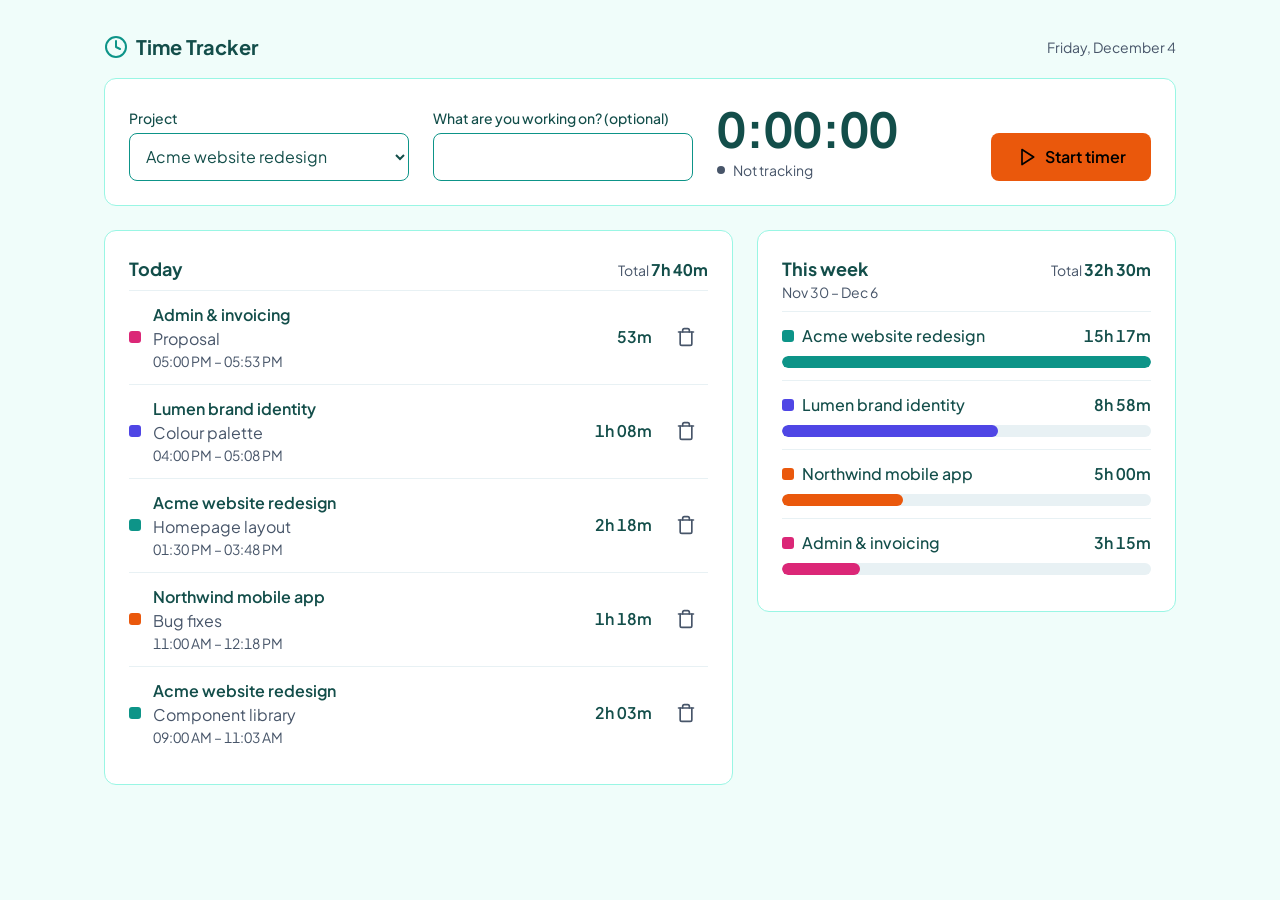
<file: benchmark/runs/ui-ux-pro-max/index.html>
<!DOCTYPE html>
<html lang="en">
<head>
<meta charset="utf-8">
<meta name="viewport" content="width=device-width, initial-scale=1">
<title>Time Tracker</title>
<link rel="preconnect" href="https://fonts.googleapis.com">
<link rel="preconnect" href="https://fonts.gstatic.com" crossorigin>
<link href="https://fonts.googleapis.com/css2?family=Plus+Jakarta+Sans:wght@400;500;600;700&display=swap" rel="stylesheet">
<style>
  :root {
    /* Design system tokens (ui-ux-pro-max: Flat Design, teal focus + action orange) */
    --color-primary: #0D9488;
    --color-accent: #EA580C;
    --color-on-accent: #000000;
    --color-background: #F0FDFA;
    --color-foreground: #134E4A;
    --color-card: #FFFFFF;
    --color-muted: #E8F1F4;
    --color-muted-foreground: #475569;
    --color-border: #99F6E4;
    --color-destructive: #DC2626;
    --color-on-destructive: #FFFFFF;
    --color-ring: #0D9488;
    /* Project series: each is at least 3:1 on white; names and values are always shown as text too */
    --color-project-1: #0D9488;
    --color-project-2: #EA580C;
    --color-project-3: #4F46E5;
    --color-project-4: #DB2777;
    --color-project-5: #475569;
    --color-project-6: #B45309;

    --space-1: 4px; --space-2: 8px; --space-3: 12px; --space-4: 16px;
    --space-6: 24px; --space-8: 32px; --space-12: 48px;
    --radius: 12px;
    --control-height: 48px;
    --duration-fast: 150ms;
    --font: "Plus Jakarta Sans", system-ui, -apple-system, "Segoe UI", sans-serif;
  }

  *, *::before, *::after { box-sizing: border-box; }
  body {
    margin: 0;
    font-family: var(--font);
    font-size: 16px;
    line-height: 1.5;
    color: var(--color-foreground);
    background: var(--color-background);
  }
  h1, h2, p, ul { margin: 0; padding: 0; }
  ul { list-style: none; }
  svg { flex: none; }

  :focus-visible { outline: 3px solid var(--color-ring); outline-offset: 2px; }

  .skip-link {
    position: absolute; left: var(--space-4); top: -100px;
    background: var(--color-card); color: var(--color-foreground);
    padding: var(--space-2) var(--space-4); border-radius: var(--radius); z-index: 100;
  }
  .skip-link:focus { top: var(--space-4); }

  .container { max-width: 1120px; margin: 0 auto; padding: var(--space-4); }

  header.top {
    display: flex; align-items: center; justify-content: space-between;
    gap: var(--space-4); padding-block: var(--space-2) var(--space-4);
  }
  .brand { display: flex; align-items: center; gap: var(--space-2); color: var(--color-primary); }
  .brand h1 { font-size: 20px; font-weight: 700; color: var(--color-foreground); white-space: nowrap; }
  .date { font-size: 14px; color: var(--color-muted-foreground); text-align: right; }

  .card {
    background: var(--color-card);
    border: 1px solid var(--color-border);
    border-radius: var(--radius);
    padding: var(--space-6) var(--space-4);
  }

  /* Timer */
  .timer-form { display: grid; gap: var(--space-4); }
  .field { display: grid; gap: var(--space-1); min-width: 0; }
  label { font-size: 14px; font-weight: 500; }
  select, input[type="text"] {
    width: 100%; height: var(--control-height);
    padding: 0 var(--space-3);
    font: inherit; color: inherit; background: var(--color-card);
    border: 1px solid var(--color-primary); border-radius: 8px;
  }
  select { cursor: pointer; }
  .error { font-size: 14px; color: var(--color-destructive); }
  .clock-wrap { display: grid; gap: var(--space-1); }
  .clock {
    font-size: 48px; font-weight: 700; line-height: 1.1;
    font-variant-numeric: tabular-nums; letter-spacing: 0;
  }
  .status { display: flex; align-items: center; gap: var(--space-2); font-size: 14px; color: var(--color-muted-foreground); }
  .status-dot { width: 8px; height: 8px; border-radius: 50%; background: var(--color-muted-foreground); }
  .is-running .status-dot { background: var(--color-accent); }

  .btn {
    display: inline-flex; align-items: center; justify-content: center; gap: var(--space-2);
    min-height: var(--control-height); padding: 0 var(--space-6);
    font: inherit; font-weight: 600;
    border: 0; border-radius: 8px; cursor: pointer;
    touch-action: manipulation;
    transition: opacity var(--duration-fast) ease, background-color var(--duration-fast) ease;
  }
  .btn:hover { opacity: .88; }
  .btn:active { opacity: .75; }
  .btn-start { background: var(--color-accent); color: var(--color-on-accent); }
  .btn-stop { background: var(--color-destructive); color: var(--color-on-destructive); }
  .btn-ghost {
    background: transparent; color: var(--color-foreground);
    min-height: 44px; padding: 0 var(--space-3); text-decoration: underline;
  }
  .icon-btn {
    display: inline-grid; place-items: center; width: 44px; height: 44px;
    background: transparent; color: var(--color-muted-foreground);
    border: 0; border-radius: 8px; cursor: pointer; touch-action: manipulation;
    transition: background-color var(--duration-fast) ease, color var(--duration-fast) ease;
  }
  .icon-btn:hover { background: var(--color-muted); color: var(--color-destructive); }

  /* Sections */
  .columns { display: grid; gap: var(--space-4); margin-top: var(--space-4); }
  .section-head {
    display: flex; align-items: baseline; justify-content: space-between;
    gap: var(--space-4); margin-bottom: var(--space-2);
  }
  .section-head h2 { font-size: 18px; font-weight: 700; }
  .section-head .sub { font-size: 14px; color: var(--color-muted-foreground); }
  .total { font-weight: 700; font-variant-numeric: tabular-nums; white-space: nowrap; }
  .empty { padding: var(--space-6) 0 var(--space-2); color: var(--color-muted-foreground); }

  .dot { width: 12px; height: 12px; border-radius: 3px; }

  .entry {
    display: grid; grid-template-columns: 12px minmax(0, 1fr) auto 44px;
    gap: var(--space-3); align-items: center;
    padding: var(--space-3) 0; border-top: 1px solid var(--color-muted);
  }
  .entry-name { font-weight: 600; overflow-wrap: anywhere; }
  .entry-note { color: var(--color-muted-foreground); overflow-wrap: anywhere; }
  .entry-time { font-size: 14px; color: var(--color-muted-foreground); font-variant-numeric: tabular-nums; }
  .entry-dur { font-weight: 600; font-variant-numeric: tabular-nums; white-space: nowrap; }

  .week-row { padding: var(--space-3) 0; border-top: 1px solid var(--color-muted); }
  .week-label { display: flex; align-items: center; gap: var(--space-2); margin-bottom: var(--space-2); }
  .week-name { flex: 1; min-width: 0; font-weight: 500; overflow-wrap: anywhere; }
  .week-hours { font-weight: 600; font-variant-numeric: tabular-nums; white-space: nowrap; }
  .bar { height: 12px; background: var(--color-muted); border-radius: 6px; overflow: hidden; }
  .bar span { display: block; height: 100%; border-radius: 6px; }

  .toast {
    position: fixed; left: 50%; bottom: var(--space-6); transform: translateX(-50%);
    display: flex; align-items: center; gap: var(--space-2);
    max-width: calc(100vw - 32px);
    padding: var(--space-1) var(--space-2) var(--space-1) var(--space-4);
    min-height: 52px;
    background: var(--color-foreground); color: var(--color-card);
    border-radius: var(--radius); z-index: 40;
  }
  .toast .btn-ghost { color: var(--color-card); }
  .toast:empty, [hidden] { display: none !important; }

  @media (min-width: 768px) {
    .container { padding: var(--space-6); }
    .card { padding: var(--space-6); }
    .timer-form { grid-template-columns: 1fr 1fr; align-items: end; }
    .clock-wrap { align-self: center; }
    .timer-form .btn { justify-self: end; min-width: 160px; }
  }
  @media (min-width: 1024px) {
    .timer-form { grid-template-columns: minmax(200px, 280px) minmax(0, 1fr) auto auto; gap: var(--space-6); }
    .clock-wrap { width: 250px; }
    .columns { grid-template-columns: minmax(0, 3fr) minmax(0, 2fr); gap: var(--space-6); margin-top: var(--space-6); align-items: start; }
  }
  @media (prefers-reduced-motion: reduce) {
    * { transition: none !important; }
  }
</style>
</head>
<body>
<a class="skip-link" href="#main">Skip to main content</a>

<div class="container">
  <header class="top">
    <div class="brand">
      <svg width="24" height="24" viewBox="0 0 24 24" fill="none" stroke="currentColor" stroke-width="2" stroke-linecap="round" stroke-linejoin="round" aria-hidden="true"><circle cx="12" cy="12" r="10"/><path d="M12 6v6l4 2"/></svg>
      <h1>Time Tracker</h1>
    </div>
    <p class="date" id="today-date"></p>
  </header>

  <main id="main">
    <section class="card" aria-labelledby="timer-title">
      <h2 id="timer-title" hidden>Timer</h2>
      <form class="timer-form" id="timer-form" novalidate>
        <div class="field">
          <label for="project">Project</label>
          <select id="project"></select>
          <div id="new-project-field" class="field" hidden>
            <label for="new-project">New project name</label>
            <input type="text" id="new-project" maxlength="60" autocomplete="off" aria-describedby="new-project-error">
            <p class="error" id="new-project-error" role="alert"></p>
          </div>
        </div>
        <div class="field">
          <label for="note">What are you working on? (optional)</label>
          <input type="text" id="note" maxlength="120" autocomplete="off">
        </div>
        <div class="clock-wrap" id="clock-wrap">
          <div class="clock" id="clock" role="timer" aria-live="off" aria-label="Elapsed time">0:00:00</div>
          <p class="status"><span class="status-dot" aria-hidden="true"></span><span id="status-text">Not tracking</span></p>
        </div>
        <button type="submit" class="btn btn-start" id="toggle"></button>
      </form>
    </section>

    <div class="columns">
      <section class="card" aria-labelledby="today-title">
        <div class="section-head">
          <h2 id="today-title">Today</h2>
          <p><span class="sub">Total </span><span class="total" id="today-total"></span></p>
        </div>
        <ul id="today-list"></ul>
        <p class="empty" id="today-empty" hidden>No entries yet today. Pick a project and press Start.</p>
      </section>

      <section class="card" aria-labelledby="week-title">
        <div class="section-head">
          <div>
            <h2 id="week-title">This week</h2>
            <p class="sub" id="week-range"></p>
          </div>
          <p><span class="sub">Total </span><span class="total" id="week-total"></span></p>
        </div>
        <ul id="week-list"></ul>
        <p class="empty" id="week-empty" hidden>No hours tracked this week yet.</p>
      </section>
    </div>
  </main>
</div>

<div class="toast" id="toast" role="status" aria-live="polite"></div>

<script>
(() => {
  const KEY = 'time-tracker.v1';
  const $ = id => document.getElementById(id);
  const ICON = {
    play: '<svg width="20" height="20" viewBox="0 0 24 24" fill="none" stroke="currentColor" stroke-width="2" stroke-linecap="round" stroke-linejoin="round" aria-hidden="true"><polygon points="6 3 20 12 6 21 6 3"/></svg>',
    stop: '<svg width="20" height="20" viewBox="0 0 24 24" fill="none" stroke="currentColor" stroke-width="2" stroke-linecap="round" stroke-linejoin="round" aria-hidden="true"><rect x="5" y="5" width="14" height="14" rx="2"/></svg>',
    trash: '<svg width="20" height="20" viewBox="0 0 24 24" fill="none" stroke="currentColor" stroke-width="2" stroke-linecap="round" stroke-linejoin="round" aria-hidden="true"><path d="M3 6h18"/><path d="M19 6v14a2 2 0 0 1-2 2H7a2 2 0 0 1-2-2V6"/><path d="M8 6V4a2 2 0 0 1 2-2h4a2 2 0 0 1 2 2v2"/></svg>'
  };

  // ---- time helpers
  const dayStart = (t = Date.now()) => { const d = new Date(t); d.setHours(0, 0, 0, 0); return d.getTime(); };
  const weekStart = (t = Date.now()) => { const d = new Date(dayStart(t)); d.setDate(d.getDate() - (d.getDay() + 6) % 7); return d.getTime(); }; // Monday
  const pad = n => String(n).padStart(2, '0');
  const fmtClock = ms => { const s = Math.floor(ms / 1000); return `${Math.floor(s / 3600)}:${pad(Math.floor(s / 60) % 60)}:${pad(s % 60)}`; };
  const fmtDur = ms => {
    const s = Math.floor(ms / 1000), m = Math.floor(s / 60);
    if (m < 1) return `${s}s`;
    return m < 60 ? `${m}m` : `${Math.floor(m / 60)}h ${pad(m % 60)}m`;
  };
  const fmtTime = t => new Date(t).toLocaleTimeString([], { hour: '2-digit', minute: '2-digit' });
  const fmtDay = (t, opts) => new Date(t).toLocaleDateString([], opts);
  const esc = s => String(s).replace(/[&<>"']/g, c => ({ '&': '&amp;', '<': '&lt;', '>': '&gt;', '"': '&quot;', "'": '&#39;' }[c]));

  console.assert(fmtClock(3723000) === '1:02:03' && fmtDur(59000) === '59s' && fmtDur(3900000) === '1h 05m', 'time formatting');
  console.assert(new Date(weekStart(new Date(2026, 10, 29, 15).getTime())).getDate() === 23, 'week starts on Monday');

  // ---- state
  function seed() {
    // Sample data for the current week so the screen is not empty on first open.
    const projects = ['Acme website redesign', 'Northwind mobile app', 'Lumen brand identity', 'Admin & invoicing']
      .map((name, i) => ({ id: 'p' + (i + 1), name, color: i }));
    const notes = [['Homepage layout', 'Component library', 'Client review'], ['Onboarding screens', 'Sprint call', 'Bug fixes'],
      ['Logo concepts', 'Colour palette', 'Style guide'], ['Invoices', 'Email', 'Proposal']];
    const slots = [[9, 95, 0], [11, 50, 1], [13.5, 110, 0], [16, 40, 2], [17, 25, 3]];
    const entries = [], now = Date.now(), w = weekStart();
    for (let d = 0; d < 5; d++) slots.forEach(([h, min, p], i) => {
      const pi = (p + (d % 2 ? i : 0)) % 4, start = w + d * 864e5 + h * 36e5, end = start + (min + d * 7) * 6e4;
      if (end < now) entries.push({ id: `s${d}${i}`, projectId: projects[pi].id, note: notes[pi][(d + i) % 3], start, end });
    });
    return { projects, entries, running: null };
  }
  function load() {
    try {
      const s = JSON.parse(localStorage.getItem(KEY));
      if (s && Array.isArray(s.projects) && Array.isArray(s.entries)) return s;
    } catch (e) { /* unreadable storage: fall through to sample data */ }
    return seed();
  }
  function save() {
    try { localStorage.setItem(KEY, JSON.stringify(state)); }
    catch (e) { toast('Your browser blocked saving. Entries will be lost when this tab closes.'); }
  }
  let state = load();
  const project = id => state.projects.find(p => p.id === id) || { name: 'Deleted project', color: 4 };
  const colorVar = p => `var(--color-project-${p.color % 6 + 1})`;

  // ---- toast (polite, does not take focus)
  let toastTimer;
  function toast(msg, undo) {
    const el = $('toast');
    el.innerHTML = `<span>${esc(msg)}</span>` + (undo ? '<button type="button" class="btn btn-ghost">Undo</button>' : '');
    if (undo) el.querySelector('button').onclick = () => { undo(); el.innerHTML = ''; };
    clearTimeout(toastTimer);
    toastTimer = setTimeout(() => { el.innerHTML = ''; }, 5000);
  }

  // ---- rendering
  const runningMs = () => state.running ? Date.now() - state.running.start : 0;

  function renderProjects() {
    const sel = $('project'), current = state.running ? state.running.projectId : sel.value;
    sel.innerHTML = state.projects.map(p => `<option value="${esc(p.id)}">${esc(p.name)}</option>`).join('') +
      `<option value="__new"${state.running ? ' disabled' : ''}>New project…</option>`;
    if (state.projects.some(p => p.id === current)) sel.value = current;
    else if (!state.projects.length) sel.value = '__new';
    $('new-project-field').hidden = sel.value !== '__new';
  }

  function renderTimer() {
    const r = state.running, btn = $('toggle');
    $('clock').textContent = fmtClock(runningMs());
    $('clock-wrap').classList.toggle('is-running', !!r);
    $('status-text').textContent = r ? `Tracking ${project(r.projectId).name} since ${fmtTime(r.start)}` : 'Not tracking';
    btn.className = 'btn ' + (r ? 'btn-stop' : 'btn-start');
    btn.innerHTML = r ? ICON.stop + 'Stop timer' : ICON.play + 'Start timer';
    document.title = r ? `${fmtClock(runningMs())} · Time Tracker` : 'Time Tracker';
  }

  function renderToday() {
    // shortcut: an entry that crosses midnight counts fully on its start day; split entries when reports need exact days
    const list = state.entries.filter(e => e.start >= dayStart()).sort((a, b) => b.start - a.start);
    $('today-list').innerHTML = list.map(e => {
      const p = project(e.projectId);
      return `<li class="entry">
        <span class="dot" style="background:${colorVar(p)}" aria-hidden="true"></span>
        <div>
          <div class="entry-name">${esc(p.name)}</div>
          ${e.note ? `<div class="entry-note">${esc(e.note)}</div>` : ''}
          <div class="entry-time">${fmtTime(e.start)} – ${fmtTime(e.end)}</div>
        </div>
        <span class="entry-dur">${fmtDur(e.end - e.start)}</span>
        <button type="button" class="icon-btn" data-del="${esc(e.id)}" aria-label="Delete entry: ${esc(p.name)}, ${fmtTime(e.start)}">${ICON.trash}</button>
      </li>`;
    }).join('');
    $('today-empty').hidden = list.length > 0;
    renderTotals();
  }

  function renderTotals() {
    const sum = from => state.entries.filter(e => e.start >= from).reduce((t, e) => t + e.end - e.start, 0) + runningMs();
    $('today-total').textContent = fmtDur(sum(dayStart()));
    $('week-total').textContent = fmtDur(sum(weekStart()));
  }

  function renderWeek() {
    const w = weekStart(), totals = new Map();
    const add = (id, ms) => totals.set(id, (totals.get(id) || 0) + ms);
    state.entries.filter(e => e.start >= w).forEach(e => add(e.projectId, e.end - e.start));
    if (state.running) add(state.running.projectId, runningMs());
    const rows = [...totals].sort((a, b) => b[1] - a[1]), max = rows.length ? rows[0][1] : 1;
    $('week-list').innerHTML = rows.map(([id, ms]) => {
      const p = project(id);
      return `<li class="week-row">
        <div class="week-label">
          <span class="dot" style="background:${colorVar(p)}" aria-hidden="true"></span>
          <span class="week-name">${esc(p.name)}</span>
          <span class="week-hours">${fmtDur(ms)}</span>
        </div>
        <div class="bar" aria-hidden="true"><span style="width:${Math.max(2, ms / max * 100)}%;background:${colorVar(p)}"></span></div>
      </li>`;
    }).join('');
    $('week-empty').hidden = rows.length > 0;
    renderTotals();
  }

  function renderAll() { renderProjects(); renderTimer(); renderToday(); renderWeek(); }

  // ---- actions
  function resolveProject() {
    const sel = $('project'), err = $('new-project-error'), input = $('new-project');
    if (sel.value !== '__new') return sel.value;
    const name = input.value.trim();
    if (!name) {
      err.textContent = 'Enter a project name to start the timer.';
      input.setAttribute('aria-invalid', 'true');
      input.focus();
      return null;
    }
    let p = state.projects.find(x => x.name.toLowerCase() === name.toLowerCase());
    if (!p) { p = { id: 'p' + Date.now(), name, color: state.projects.length }; state.projects.push(p); }
    input.value = '';
    return p.id; // renderProjects selects it because it becomes the running project
  }

  $('timer-form').addEventListener('submit', ev => {
    ev.preventDefault();
    if (state.running) {
      const r = state.running, end = Date.now();
      state.entries.push({ id: 'e' + end, projectId: r.projectId, note: r.note, start: r.start, end });
      state.running = null;
      $('note').value = '';
      toast(`Saved ${fmtDur(end - r.start)} on ${project(r.projectId).name}.`);
    } else {
      const projectId = resolveProject();
      if (!projectId) return;
      state.running = { start: Date.now(), projectId, note: $('note').value.trim() };
      toast(`Timer started on ${project(projectId).name}.`);
    }
    save(); renderAll();
  });

  $('project').addEventListener('change', ev => {
    $('new-project-field').hidden = ev.target.value !== '__new';
    if (ev.target.value === '__new') $('new-project').focus();
    else if (state.running) { state.running.projectId = ev.target.value; save(); renderTimer(); renderWeek(); }
  });
  $('new-project').addEventListener('input', ev => {
    $('new-project-error').textContent = '';
    ev.target.removeAttribute('aria-invalid');
  });
  $('note').addEventListener('input', ev => {
    if (state.running) { state.running.note = ev.target.value.trim(); save(); }
  });

  $('today-list').addEventListener('click', ev => {
    const btn = ev.target.closest('[data-del]');
    if (!btn) return;
    const i = state.entries.findIndex(e => e.id === btn.dataset.del);
    if (i < 0) return;
    const [removed] = state.entries.splice(i, 1);
    save(); renderToday(); renderWeek();
    $('today-list').querySelector('.icon-btn')?.focus(); // focus would otherwise drop to <body>
    toast('Entry deleted.', () => { state.entries.push(removed); save(); renderToday(); renderWeek(); });
  });

  // Keep two open tabs from overwriting each other.
  window.addEventListener('storage', ev => { if (ev.key === KEY) { state = load(); renderAll(); } });

  // ---- init
  const w = weekStart();
  $('today-date').textContent = fmtDay(Date.now(), { weekday: 'long', day: 'numeric', month: 'long' });
  $('week-range').textContent = `${fmtDay(w, { day: 'numeric', month: 'short' })} – ${fmtDay(w + 6 * 864e5, { day: 'numeric', month: 'short' })}`;
  renderAll();
  if (state.running) $('note').value = state.running.note;
  setInterval(() => { if (state.running) { renderTimer(); renderWeek(); } }, 1000);
})();
</script>
</body>
</html>
</file>
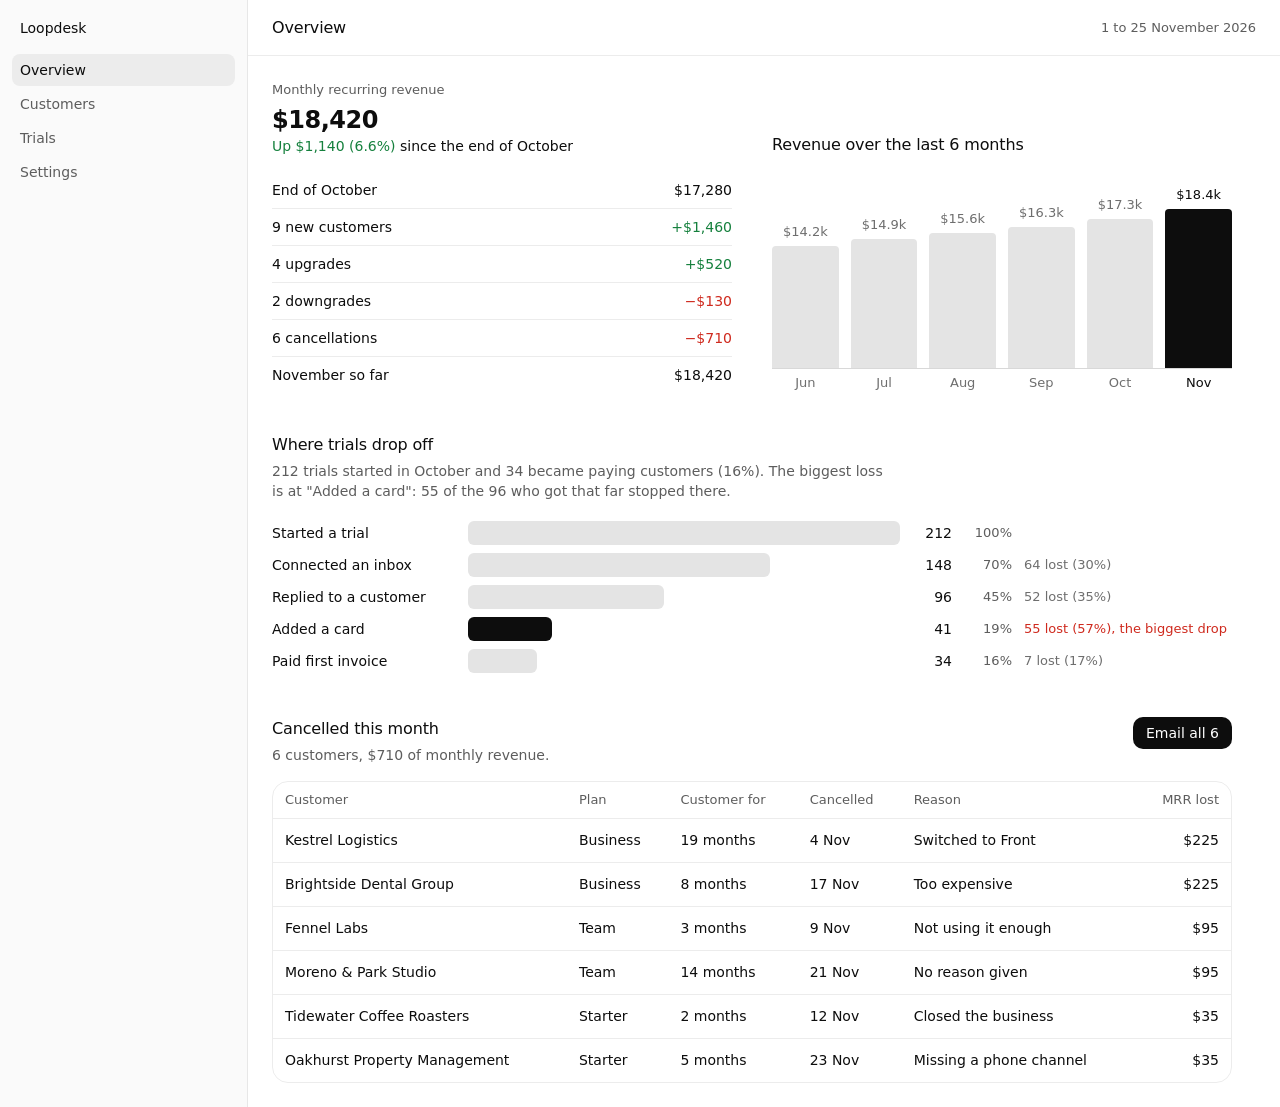
<file: benchmark/2-dashboard/runs/clear-ui/index.html>
<!doctype html>
<html lang="en">
<head>
<meta charset="utf-8">
<meta name="viewport" content="width=device-width, initial-scale=1">
<title>Overview · Loopdesk</title>
<link rel="preconnect" href="https://rsms.me/">
<link rel="stylesheet" href="https://rsms.me/inter/inter.css">
<style>
/* clear-ui tokens (subset of assets/tokens.css) */
:root {
  color-scheme: light;
  --bg: #ffffff; --bg-subtle: #fafafa; --bg-soft: #f4f4f4; --bg-soft-hover: #ececec; --bg-raised: #ffffff;
  --ink: #0d0d0d; --ink-hover: #303030; --ink-active: #414141; --on-ink: #ffffff;
  --text: #0d0d0d; --text-2: #5d5d5d; --text-3: #6e6e6e;
  --border: rgba(13, 13, 13, 0.08); --border-strong: rgba(13, 13, 13, 0.16); --focus: #0d0d0d;
  --success: #15803d; --danger: #cf2a1e;
  --data-neutral: #e4e4e4;
  --font-sans: "Inter", ui-sans-serif, system-ui, -apple-system, "Segoe UI", Roboto, sans-serif;
  --ease: cubic-bezier(0.4, 0, 0.2, 1);
}
@media (prefers-color-scheme: dark) {
  :root {
    color-scheme: dark;
    --bg: #111111; --bg-subtle: #161616; --bg-soft: #1f1f1f; --bg-soft-hover: #292929; --bg-raised: #1c1c1c;
    --ink: #f2f2f2; --ink-hover: #d9d9d9; --ink-active: #c4c4c4; --on-ink: #0d0d0d;
    --text: #f2f2f2; --text-2: #a3a3a3; --text-3: #8a8a8a;
    --border: rgba(255, 255, 255, 0.09); --border-strong: rgba(255, 255, 255, 0.18); --focus: #f2f2f2;
    --success: #4ade80; --danger: #f87171;
    --data-neutral: #333333;
  }
}

*, *::before, *::after { box-sizing: border-box; }
body { margin: 0; background: var(--bg); color: var(--text); font: 400 14px/20px var(--font-sans); -webkit-font-smoothing: antialiased; }
h1, h2, p { margin: 0; }
h1, h2 { font-size: 16px; line-height: 24px; font-weight: 500; letter-spacing: -0.01em; }
:focus-visible { outline: 2px solid var(--focus); outline-offset: 2px; }
.num { font-variant-numeric: tabular-nums; text-align: right; }
.small { font-size: 13px; color: var(--text-2); }
.up { color: var(--success); } .down { color: var(--danger); }

.btn { display: inline-flex; align-items: center; justify-content: center; height: 32px; padding: 0 12px; border: 1px solid transparent; border-radius: 10px; background: var(--ink); color: var(--on-ink); font: 500 14px/1 var(--font-sans); white-space: nowrap; text-decoration: none; cursor: pointer; transition: background-color 150ms var(--ease), transform 100ms var(--ease); }
.btn:hover { background: var(--ink-hover); transition-duration: 0s, 100ms; }
.btn:active { background: var(--ink-active); transform: scale(0.98); }

/* Shell */
.shell { display: grid; grid-template-columns: 248px minmax(0, 1fr); min-height: 100vh; }
.sidebar { display: flex; flex-direction: column; gap: 2px; padding: 12px; background: var(--bg-subtle); border-right: 1px solid var(--border); }
.workspace { display: flex; align-items: center; gap: 8px; height: 32px; padding: 0 8px; margin-bottom: 8px; font-weight: 500; }
.nav-item { display: flex; align-items: center; height: 32px; padding: 0 8px; border-radius: 8px; color: var(--text-2); text-decoration: none; transition: background-color 150ms var(--ease); }
.nav-item:hover { background: var(--bg-soft); color: var(--text); transition-duration: 0s; }
.nav-item[aria-current="page"] { background: var(--bg-soft-hover); color: var(--text); font-weight: 500; }
.topbar { display: flex; align-items: center; gap: 12px; height: 56px; padding: 0 24px; border-bottom: 1px solid var(--border); }
.topbar h1 { margin-right: auto; }
.content { display: grid; gap: 40px; max-width: 1008px; padding: 24px; }
.head { display: flex; align-items: flex-start; gap: 16px; margin-bottom: 16px; }
.head > div { margin-right: auto; }
.head p { margin-top: 4px; max-width: 70ch; color: var(--text-2); }

/* Revenue */
.revenue { display: grid; grid-template-columns: minmax(0, 1fr) minmax(0, 1fr); gap: 40px; align-items: end; }
.stat-value { margin-top: 4px; font-size: 24px; line-height: 32px; font-weight: 600; letter-spacing: -0.02em; font-variant-numeric: tabular-nums; }
.breakdown { margin: 16px 0 0; padding: 0; list-style: none; }
.breakdown li { display: flex; justify-content: space-between; gap: 12px; padding: 8px 0; border-bottom: 1px solid var(--border); }
.breakdown li:last-child { border-bottom: 0; font-weight: 500; }
.cols { display: flex; align-items: flex-end; gap: 12px; height: 200px; margin-top: 12px; border-bottom: 1px solid var(--border-strong); }
.cols div { flex: 1; display: flex; flex-direction: column; justify-content: flex-end; align-items: center; gap: 4px; height: 100%; font-size: 13px; color: var(--text-3); font-variant-numeric: tabular-nums; }
.cols i { width: 100%; border-radius: 4px 4px 0 0; background: var(--data-neutral); }
.cols .now { color: var(--text); font-weight: 500; }
.cols .now i { background: var(--ink); }
.axis { display: flex; gap: 12px; margin-top: 4px; font-size: 13px; color: var(--text-3); }
.axis span { flex: 1; text-align: center; }
.axis .now { color: var(--text); font-weight: 500; }

/* Funnel: one bar per stage, width = share of the trials that started */
.stage { display: grid; grid-template-columns: 184px minmax(0, 1fr) 40px 48px 208px; align-items: center; gap: 0 12px; padding: 4px 0; }
.bar { height: 24px; min-width: 2px; border-radius: 6px; background: var(--data-neutral); }
.bar.now { background: var(--ink); }
.stage .lost { font-size: 13px; color: var(--text-3); }
.stage .lost.down { color: var(--danger); }

/* Cancellations */
.card { border: 1px solid var(--border); border-radius: 16px; overflow-x: auto; }
table { width: 100%; border-collapse: collapse; }
th { height: 36px; padding: 0 12px; text-align: left; font-size: 13px; font-weight: 500; color: var(--text-2); border-bottom: 1px solid var(--border); white-space: nowrap; }
td { height: 44px; padding: 0 12px; border-bottom: 1px solid var(--border); white-space: nowrap; }
tr:last-child td { border-bottom: 0; }
tbody tr:hover td { background: var(--bg-subtle); }
td .small { display: none; }
.empty { padding: 64px 24px; text-align: center; color: var(--text-2); }

.tabbar { display: none; }

@media (max-width: 800px) {
  .shell { grid-template-columns: 1fr; }
  .sidebar { display: none; }
  .topbar { padding: 0 16px; }
  .content { padding: 16px 16px 88px; }
  .revenue { grid-template-columns: 1fr; gap: 24px; }
  .cols { height: 160px; gap: 8px; } .axis { gap: 8px; }
  .head { flex-direction: column; align-items: stretch; }
  .btn { height: 48px; border-radius: 16px; font-size: 16px; }
  /* stage name and numbers on one line, bar under them */
  .stage { grid-template-columns: minmax(0, 1fr) 40px 48px; padding: 8px 0; }
  .stage .bar-wrap { grid-row: 2; grid-column: 1 / -1; margin-top: 4px; }
  .stage .lost { grid-row: 3; grid-column: 1 / -1; margin-top: 4px; }
  /* table rows become two-line rows: plan, tenure, reason and date move under the name */
  th:nth-child(n+2):nth-child(-n+5), td:nth-child(n+2):nth-child(-n+5) { display: none; }
  td { height: auto; padding: 12px; white-space: normal; vertical-align: top; }
  td .small { display: block; }
  .tabbar { position: fixed; left: 0; right: 0; bottom: 0; display: flex; height: 56px; background: var(--bg); border-top: 1px solid var(--border); }
  .tabbar a { flex: 1; display: grid; place-items: center; font-size: 13px; color: var(--text-2); text-decoration: none; }
  .tabbar a[aria-current="page"] { color: var(--text); font-weight: 500; }
}
@media (prefers-reduced-motion: reduce) { * { transition-duration: 0.01ms !important; } }
</style>
</head>
<body>
<div class="shell">
  <nav class="sidebar" aria-label="Main">
    <div class="workspace">Loopdesk</div>
    <a class="nav-item" href="#" aria-current="page">Overview</a>
    <a class="nav-item" href="#">Customers</a>
    <a class="nav-item" href="#">Trials</a>
    <a class="nav-item" href="#">Settings</a>
  </nav>

  <main>
    <header class="topbar">
      <h1>Overview</h1>
      <span class="small" id="period"></span>
    </header>
    <div class="content">
      <section class="revenue" aria-labelledby="mrr-label">
        <div>
          <div class="small" id="mrr-label">Monthly recurring revenue</div>
          <div class="stat-value" id="mrr"></div>
          <p id="mrr-change"></p>
          <ul class="breakdown" id="breakdown"></ul>
        </div>
        <div>
          <h2>Revenue over the last 6 months</h2>
          <div class="cols" id="cols" role="img"></div>
          <div class="axis" id="axis" aria-hidden="true"></div>
        </div>
      </section>

      <section aria-labelledby="funnel-title">
        <div class="head"><div>
          <h2 id="funnel-title">Where trials drop off</h2>
          <p id="funnel-lead"></p>
        </div></div>
        <div id="funnel"></div>
      </section>

      <section aria-labelledby="cancel-title">
        <div class="head">
          <div>
            <h2 id="cancel-title">Cancelled this month</h2>
            <p id="cancel-lead"></p>
          </div>
          <a class="btn" id="email-all"></a>
        </div>
        <div class="card" id="cancelled"></div>
      </section>
    </div>
  </main>
</div>
<nav class="tabbar" aria-label="Main">
  <a href="#" aria-current="page">Overview</a><a href="#">Customers</a><a href="#">Trials</a><a href="#">Settings</a>
</nav>

<script>
// Sample data. Replace DATA with the billing provider's numbers; the page renders whatever is here.
const DATA = {
  period: '1 to 25 November 2026', month: 'November', lastMonth: 'October',
  history: [['Jun', 14150], ['Jul', 14900], ['Aug', 15640], ['Sep', 16310], ['Oct', 17280], ['Nov', 18420]],
  changes: [['9 new customers', 1460], ['4 upgrades', 520], ['2 downgrades', -130], ['6 cancellations', -710]],
  funnel: [['Started a trial', 212], ['Connected an inbox', 148], ['Replied to a customer', 96], ['Added a card', 41], ['Paid first invoice', 34]],
  cancelled: [
    { name: 'Kestrel Logistics', email: 'ines.caldwell@kestrel-logistics.example', plan: 'Business', months: 19, date: '4 Nov', reason: 'Switched to Front', mrr: 225 },
    { name: 'Brightside Dental Group', email: 'omar.haddad@brightsidedental.example', plan: 'Business', months: 8, date: '17 Nov', reason: 'Too expensive', mrr: 225 },
    { name: 'Fennel Labs', email: 'priya.raman@fennellabs.example', plan: 'Team', months: 3, date: '9 Nov', reason: 'Not using it enough', mrr: 95 },
    { name: 'Moreno & Park Studio', email: 'lucia@morenopark.example', plan: 'Team', months: 14, date: '21 Nov', reason: 'No reason given', mrr: 95 },
    { name: 'Tidewater Coffee Roasters', email: 'ben@tidewatercoffee.example', plan: 'Starter', months: 2, date: '12 Nov', reason: 'Closed the business', mrr: 35 },
    { name: 'Oakhurst Property Management', email: 'dana.whitlock@oakhurstpm.example', plan: 'Starter', months: 5, date: '23 Nov', reason: 'Missing a phone channel', mrr: 35 },
  ],
};

const $ = id => document.getElementById(id);
const usd = n => '$' + Math.abs(n).toLocaleString('en-US');
const signed = n => (n < 0 ? '−' : '+') + usd(n);
const pct = (a, b) => Math.round(a / b * 100) + '%';
const esc = s => s.replace(/&/g, '&amp;').replace(/</g, '&lt;');

const now = DATA.history.at(-1)[1], prev = DATA.history.at(-2)[1], change = now - prev;
const lostMrr = DATA.cancelled.reduce((s, c) => s + c.mrr, 0);
// The breakdown must add up to the headline, and the table to its line in the breakdown.
console.assert(DATA.changes.reduce((s, c) => s + c[1], 0) === change, 'breakdown does not add up to the change');
console.assert(-DATA.changes.at(-1)[1] === lostMrr, 'cancelled rows do not add up to the cancellations line');

$('period').textContent = DATA.period;
$('mrr').textContent = usd(now);
$('mrr-change').innerHTML = `<span class="${change < 0 ? 'down' : 'up'}">${change < 0 ? 'Down' : 'Up'} ${usd(change)} (${(Math.abs(change) / prev * 100).toFixed(1)}%)</span> since the end of ${DATA.lastMonth}`;
$('breakdown').innerHTML =
  `<li><span>End of ${DATA.lastMonth}</span><span class="num">${usd(prev)}</span></li>` +
  DATA.changes.map(([label, n]) => `<li><span>${label}</span><span class="num ${n < 0 ? 'down' : 'up'}">${signed(n)}</span></li>`).join('') +
  `<li><span>${DATA.month} so far</span><span class="num">${usd(now)}</span></li>`;

const max = Math.max(...DATA.history.map(h => h[1]));
const cls = i => i === DATA.history.length - 1 ? ' class="now"' : '';
$('cols').setAttribute('aria-label', DATA.history.map(([m, v]) => `${m} ${usd(v)}`).join(', '));
$('cols').innerHTML = DATA.history.map(([m, v], i) => `<div${cls(i)} title="${m}: ${usd(v)}">$${(v / 1000).toFixed(1)}k<i style="height:${v / max * 80}%"></i></div>`).join('');
$('axis').innerHTML = DATA.history.map(([m], i) => `<span${cls(i)}>${m}</span>`).join('');

const f = DATA.funnel, started = f[0][1], paid = f.at(-1)[1];
const drops = f.map(([, n], i) => i ? (f[i - 1][1] - n) / f[i - 1][1] : 0);
const worst = drops.indexOf(Math.max(...drops));
$('funnel-lead').textContent = `${started} trials started in ${DATA.lastMonth} and ${paid} became paying customers (${pct(paid, started)}). The biggest loss is at "${f[worst][0]}": ${f[worst - 1][1] - f[worst][1]} of the ${f[worst - 1][1]} who got that far stopped there.`;
$('funnel').innerHTML = f.map(([name, n], i) => `
  <div class="stage" title="${name}: ${n} of ${started}">
    <span>${name}</span>
    <div class="bar-wrap"><div class="bar${i === worst ? ' now' : ''}" style="width:${n / started * 100}%"></div></div>
    <span class="num">${n}</span><span class="num small">${pct(n, started)}</span>
    <span class="lost${i === worst ? ' down' : ''}">${i ? `${f[i - 1][1] - n} lost (${Math.round(drops[i] * 100)}%)${i === worst ? ', the biggest drop' : ''}` : ''}</span>
  </div>`).join('');

const c = DATA.cancelled, tenure = m => m + (m === 1 ? ' month' : ' months');
if (!c.length) {
  $('cancel-lead').textContent = '';
  $('email-all').remove();
  $('cancelled').innerHTML = '<p class="empty">No cancellations this month.</p>';
} else {
  $('cancel-lead').textContent = `${c.length} customers, ${usd(lostMrr)} of monthly revenue.`;
  $('email-all').textContent = `Email all ${c.length}`;
  $('email-all').href = 'mailto:?bcc=' + c.map(x => x.email).join(',') + '&subject=' + encodeURIComponent('Sorry to see you go');
  $('cancelled').innerHTML = `<table>
    <thead><tr><th>Customer</th><th>Plan</th><th>Customer for</th><th>Cancelled</th><th>Reason</th><th class="num">MRR lost</th></tr></thead>
    <tbody>${c.map(x => `<tr><td>${esc(x.name)}<div class="small">${x.plan}, ${tenure(x.months)}. ${x.reason}, ${x.date}</div></td><td>${x.plan}</td><td>${tenure(x.months)}</td><td>${x.date}</td><td>${x.reason}</td><td class="num">${usd(x.mrr)}</td></tr>`).join('')}</tbody>
  </table>`;
}
</script>
</body>
</html>
</file>
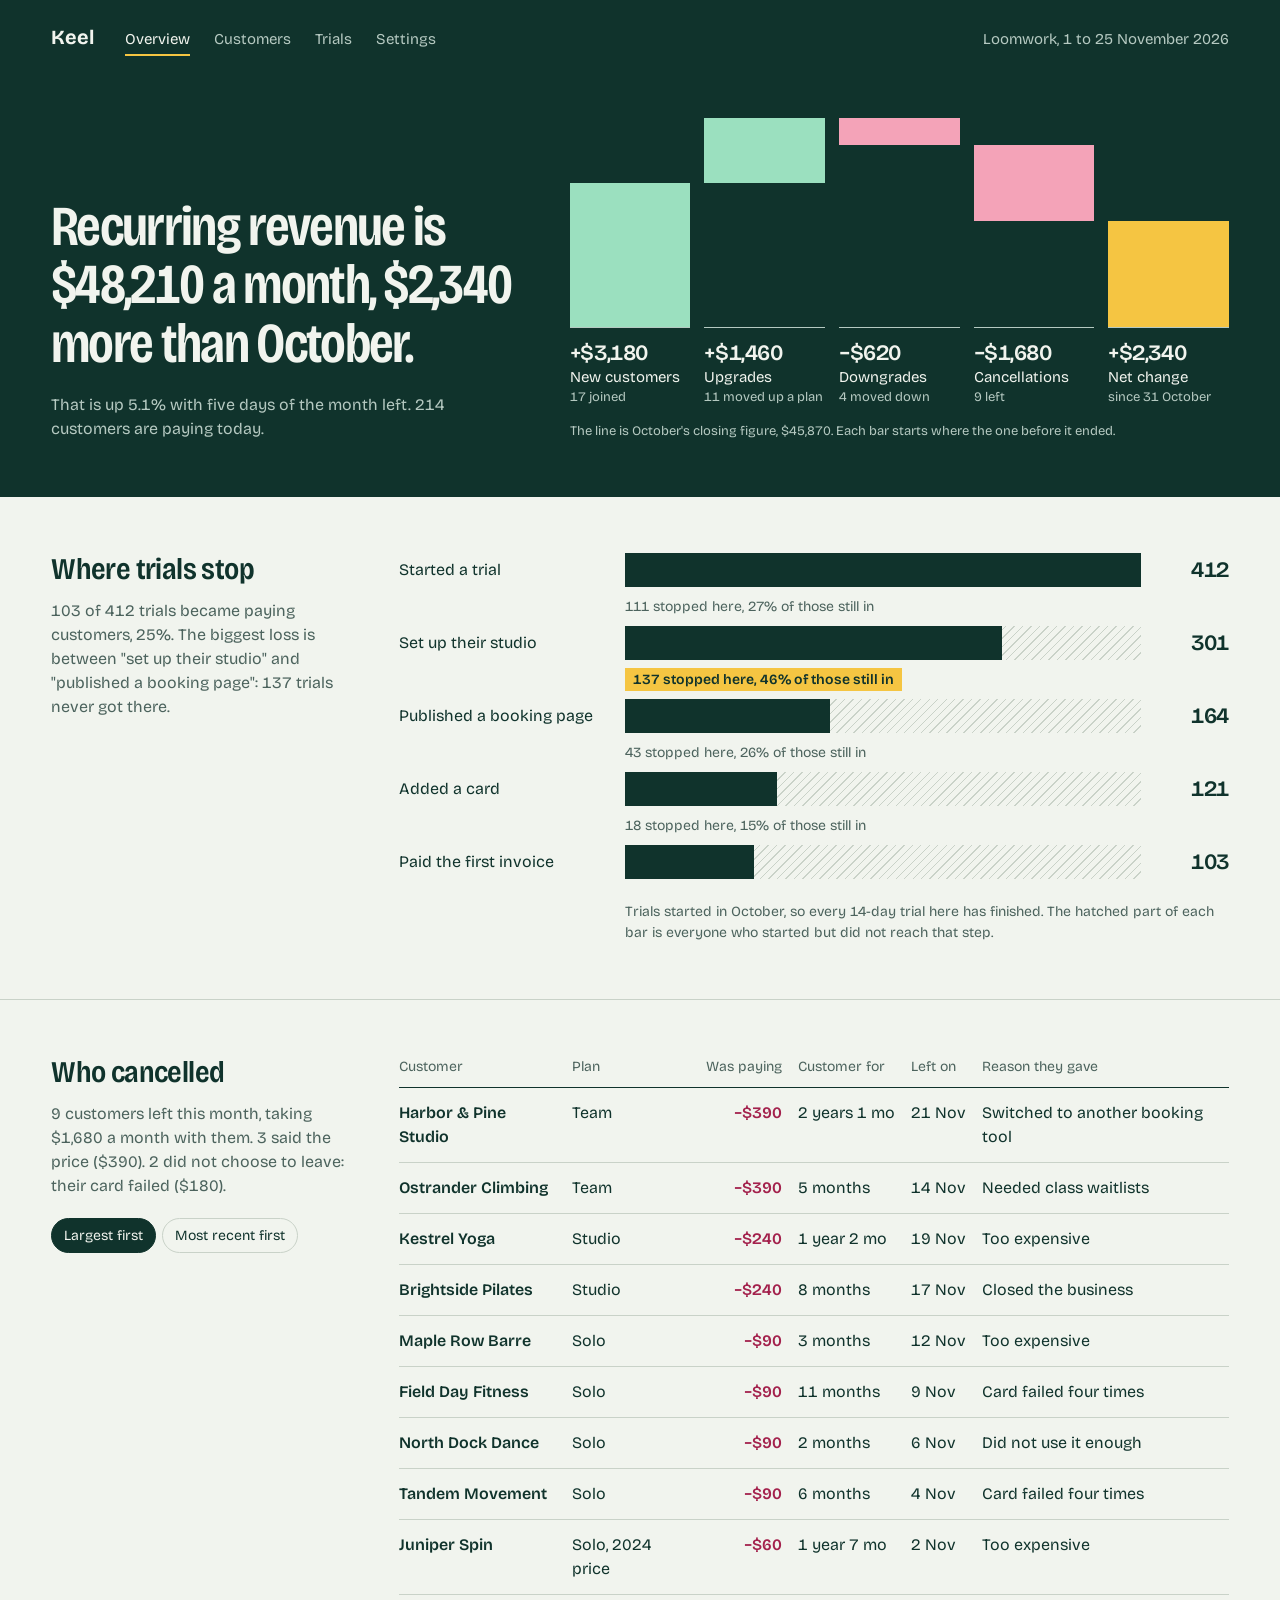
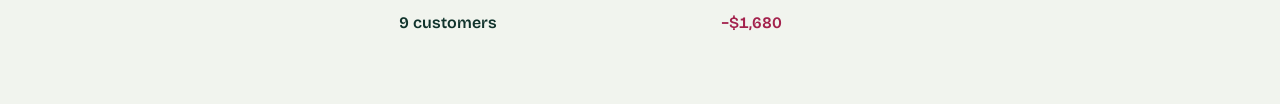
<file: benchmark/2-dashboard/runs/frontend-design/index.html>
<!doctype html>
<html lang="en">
<head>
<meta charset="utf-8">
<meta name="viewport" content="width=device-width, initial-scale=1">
<title>Overview, November 2026 | Keel</title>
<link rel="preconnect" href="https://fonts.googleapis.com">
<link rel="preconnect" href="https://fonts.gstatic.com" crossorigin>
<link href="https://fonts.googleapis.com/css2?family=Bricolage+Grotesque:opsz,wdth,wght@12..96,75..100,300..800&display=swap" rel="stylesheet">
<style>
:root {
  --spruce: #10332C;
  --chalk: #F1F4EE;
  --mint: #9BE0BF;
  --rose: #F4A3B8;
  --berry: #A3214C;
  --marigold: #F5C542;
  --rule: #C9D2C8;
  --soft: #4C635D;          /* secondary text on chalk */
  --soft-dark: #B5C9C1;     /* secondary text on spruce */
  --pad: clamp(20px, 4vw, 56px);
  --side: 300px;            /* heading column shared by every section */
}
* { box-sizing: border-box; }
body {
  margin: 0;
  background: var(--chalk);
  color: var(--spruce);
  font: 400 16px/1.5 "Bricolage Grotesque", "Avenir Next", "Segoe UI", system-ui, sans-serif;
  font-variant-numeric: tabular-nums;
}
h1, h2, p, ol, dl, dd { margin: 0; }
a { color: inherit; }
:focus-visible { outline: 3px solid var(--marigold); outline-offset: 3px; border-radius: 2px; }

/* ---------- top band: navigation + revenue ---------- */
.band { background: var(--spruce); color: var(--chalk); padding: 0 var(--pad) 56px; }
.top { display: flex; flex-wrap: wrap; align-items: baseline; gap: 8px 32px; padding: 22px 0; }
.brand { font-weight: 700; font-size: 20px; letter-spacing: -0.01em; }
.top nav { display: flex; gap: 24px; font-size: 15px; }
.top nav a { text-decoration: none; color: var(--soft-dark); padding-bottom: 3px; }
.top nav a:hover { color: var(--chalk); }
.top nav a[aria-current] { color: var(--chalk); border-bottom: 2px solid var(--marigold); }
.period { margin-left: auto; font-size: 15px; color: var(--soft-dark); }

.revenue { display: grid; grid-template-columns: minmax(0, 5fr) minmax(0, 7fr); gap: 48px; align-items: end; padding-top: 40px; }
.revenue h1 {
  font-size: clamp(34px, 4.4vw, 62px); line-height: 1.04; font-weight: 600;
  letter-spacing: -0.03em; font-stretch: 82%; max-width: 13em; text-wrap: balance;
}
.revenue .sub { margin-top: 20px; color: var(--soft-dark); max-width: 34em; }

/* the bridge: each bar floats from --lo, sized --size (both 0..1 of the plot) */
.bridge { list-style: none; padding: 0; display: grid; grid-template-columns: repeat(5, minmax(0, 1fr)); gap: 0 14px; }
.bridge li { display: flex; flex-direction: column; }
.plot { position: relative; height: 210px; border-bottom: 1px solid var(--soft-dark); }
.bar {
  position: absolute; left: 0; right: 0;
  bottom: calc(var(--lo) * 100%); height: calc(var(--size) * 100%);
  background: var(--mint); transform-origin: bottom;
  animation: grow .5s cubic-bezier(.2,.7,.2,1) both; animation-delay: calc(var(--i) * .16s);
}
.loss .bar { background: var(--rose); transform-origin: top; }
.net .bar { background: var(--marigold); }
@keyframes grow { from { transform: scaleY(0); } }
.amount { margin-top: 12px; font-size: 22px; font-weight: 600; letter-spacing: -0.02em; line-height: 1.2; }
.term { font-size: 15px; }
.who { font-size: 13px; color: var(--soft-dark); }
.baseline-note { grid-column: 1 / -1; font-size: 13px; color: var(--soft-dark); margin-top: 14px; }

/* ---------- sections on chalk ---------- */
.section { display: grid; grid-template-columns: var(--side) minmax(0, 1fr); gap: 24px 48px; padding: 56px var(--pad); }
.section + .section { border-top: 1px solid var(--rule); }
.section h2 { font-size: 30px; line-height: 1.12; font-weight: 600; letter-spacing: -0.02em; font-stretch: 86%; }
.section .lede { margin-top: 12px; color: var(--soft); max-width: 30em; }

/* funnel */
.funnel { list-style: none; padding: 0; }
.step { display: grid; grid-template-columns: 210px minmax(0, 1fr) 72px; gap: 16px; align-items: center; }
.step .name { font-size: 16px; }
.track { height: 34px; background: repeating-linear-gradient(135deg, transparent 0 5px, var(--rule) 5px 6px); }
.track i { display: block; height: 100%; width: calc(var(--w) * 100%); background: var(--spruce); }
.step .count { font-size: 22px; font-weight: 600; letter-spacing: -0.02em; text-align: right; }
.drop { margin: 6px 0 6px 226px; font-size: 14px; color: var(--soft); padding: 3px 0; }
.drop.worst { color: var(--spruce); font-weight: 600; }
.drop.worst span { background: var(--marigold); padding: 3px 8px; box-decoration-break: clone; -webkit-box-decoration-break: clone; }
.funnel-foot { margin: 22px 0 0 226px; font-size: 14px; color: var(--soft); max-width: 44em; }

/* cancellations */
.sort { display: flex; gap: 6px; margin-top: 20px; font-size: 14px; align-items: center; flex-wrap: wrap; }
.sort button {
  font: inherit; color: var(--spruce); background: none; border: 1px solid var(--rule);
  padding: 6px 12px; border-radius: 999px; cursor: pointer;
}
.sort button[aria-pressed="true"] { background: var(--spruce); color: var(--chalk); border-color: var(--spruce); }
table { width: 100%; border-collapse: collapse; }
th { text-align: left; font-weight: 400; font-size: 14px; color: var(--soft); padding: 0 16px 10px 0; border-bottom: 1px solid var(--spruce); white-space: nowrap; }
td { padding: 13px 16px 13px 0; border-bottom: 1px solid var(--rule); vertical-align: baseline; }
th.num, td.num { text-align: right; }
th:last-child, td:last-child { padding-right: 0; }
td.customer { font-weight: 600; }
td.lost { color: var(--berry); font-weight: 600; white-space: nowrap; }
td.when, td.tenure { white-space: nowrap; }
tfoot td { border-bottom: 0; font-weight: 600; padding-top: 16px; }

/* ---------- narrow screens ---------- */
@media (max-width: 1020px) {
  .revenue, .section { grid-template-columns: minmax(0, 1fr); }
  .revenue { align-items: start; gap: 36px; }
}
@media (max-width: 640px) {
  .period { margin-left: 0; width: 100%; }
  .top nav { gap: 18px; }
  .band { padding-bottom: 40px; }
  .section { padding-top: 40px; padding-bottom: 40px; }
  .section h2 { font-size: 26px; }

  /* bridge turns on its side: same --lo / --size, read left to right */
  .bridge { grid-template-columns: minmax(0, 1fr); gap: 14px; }
  .bridge li { display: grid; grid-template-columns: 1fr auto; column-gap: 12px; align-items: baseline; }
  .plot { grid-column: 1 / -1; grid-row: 3; height: 16px; border-bottom: 0; border-left: 1px solid var(--soft-dark); margin-top: 6px; }
  .bar { top: 0; bottom: 0; height: auto; left: calc(var(--lo) * 100%); right: auto; width: calc(var(--size) * 100%); transform-origin: left; }
  .loss .bar { transform-origin: right; }
  @keyframes grow { from { transform: scaleX(0); } }
  .term { grid-column: 1; grid-row: 1; font-size: 16px; }
  .amount { grid-column: 2; grid-row: 1; margin: 0; font-size: 18px; }
  .who { grid-column: 1 / -1; grid-row: 2; }

  .step { grid-template-columns: minmax(0, 1fr) auto; gap: 4px 12px; }
  .step .name { grid-row: 1; }
  .step .count { grid-row: 1; font-size: 18px; }
  .track { grid-row: 2; grid-column: 1 / -1; height: 22px; }
  .drop, .funnel-foot { margin-left: 0; }

  /* table rows become stacked entries */
  thead { position: absolute; width: 1px; height: 1px; overflow: hidden; clip-path: inset(50%); }
  tbody tr { display: grid; grid-template-columns: minmax(0, 1fr) auto; gap: 2px 12px; padding: 14px 0; border-bottom: 1px solid var(--rule); }
  tbody tr:first-child { border-top: 1px solid var(--spruce); }
  tbody td { display: block; padding: 0; border: 0; font-size: 14px; color: var(--soft); text-align: left; }
  tbody td.customer { grid-column: 1; font-size: 16px; color: var(--spruce); }
  tbody td.lost { grid-column: 2; grid-row: 1; font-size: 16px; color: var(--berry); text-align: right; }
  tbody td.reason { grid-column: 1 / -1; color: var(--spruce); font-size: 15px; }
  tbody td.plan, tbody td.tenure, tbody td.when { grid-column: 1 / -1; }
  tbody td.tenure::before { content: "Customer for "; }
  tbody td.when::before { content: "Left on "; }
  tfoot tr { display: flex; justify-content: space-between; }
  tfoot td { padding: 16px 0 0; }
  tfoot td:empty { display: none; }
}
@media (prefers-reduced-motion: reduce) { .bar { animation: none; } }
</style>
</head>
<body>

<header class="band">
  <div class="top">
    <span class="brand">Keel</span>
    <nav aria-label="Main">
      <a href="#" aria-current="page">Overview</a>
      <a href="#">Customers</a>
      <a href="#">Trials</a>
      <a href="#">Settings</a>
    </nav>
    <span class="period">Loomwork, 1 to 25 November 2026</span>
  </div>

  <section class="revenue" aria-labelledby="rev-h">
    <div>
      <h1 id="rev-h"></h1>
      <p class="sub" id="rev-sub"></p>
    </div>
    <ol class="bridge" id="bridge" aria-label="What moved recurring revenue since October"></ol>
  </section>
</header>

<main>
  <section class="section" aria-labelledby="trial-h">
    <div>
      <h2 id="trial-h">Where trials stop</h2>
      <p class="lede" id="trial-lede"></p>
    </div>
    <div>
      <ol class="funnel" id="funnel"></ol>
      <p class="funnel-foot">Trials started in October, so every 14-day trial here has finished. The hatched part of each bar is everyone who started but did not reach that step.</p>
    </div>
  </section>

  <section class="section" aria-labelledby="churn-h">
    <div>
      <h2 id="churn-h">Who cancelled</h2>
      <p class="lede" id="churn-lede"></p>
      <div class="sort" role="group" aria-label="Order cancellations">
        <button type="button" data-sort="mrr" aria-pressed="true">Largest first</button>
        <button type="button" data-sort="day" aria-pressed="false">Most recent first</button>
      </div>
    </div>
    <table>
      <thead>
        <tr>
          <th scope="col">Customer</th>
          <th scope="col">Plan</th>
          <th scope="col" class="num">Was paying</th>
          <th scope="col">Customer for</th>
          <th scope="col">Left on</th>
          <th scope="col">Reason they gave</th>
        </tr>
      </thead>
      <tbody id="churn"></tbody>
      <tfoot><tr><td id="churn-count"></td><td></td><td class="num lost" id="churn-total"></td><td></td><td></td><td></td></tr></tfoot>
    </table>
  </section>
</main>

<script>
// Sample data for Loomwork, a booking tool for fitness studios.
const mrr = { last: 45870, customers: 214, moves: [
  { term: 'New customers', amount:  3180, who: '17 joined' },
  { term: 'Upgrades',      amount:  1460, who: '11 moved up a plan' },
  { term: 'Downgrades',    amount:  -620, who: '4 moved down' },
  { term: 'Cancellations', amount: -1680, who: '9 left' },
]};
const funnel = [
  ['Started a trial', 412],
  ['Set up their studio', 301],
  ['Published a booking page', 164],
  ['Added a card', 121],
  ['Paid the first invoice', 103],
];
const cancelled = [
  { name: 'Harbor & Pine Studio', plan: 'Team',   mrr: 390, months: 25, day: 21, reason: 'Switched to another booking tool' },
  { name: 'Ostrander Climbing',   plan: 'Team',   mrr: 390, months: 5,  day: 14, reason: 'Needed class waitlists' },
  { name: 'Kestrel Yoga',         plan: 'Studio', mrr: 240, months: 14, day: 19, reason: 'Too expensive' },
  { name: 'Brightside Pilates',   plan: 'Studio', mrr: 240, months: 8,  day: 17, reason: 'Closed the business' },
  { name: 'Maple Row Barre',      plan: 'Solo',   mrr: 90,  months: 3,  day: 12, reason: 'Too expensive' },
  { name: 'Field Day Fitness',    plan: 'Solo',   mrr: 90,  months: 11, day: 9,  reason: 'Card failed four times' },
  { name: 'North Dock Dance',     plan: 'Solo',   mrr: 90,  months: 2,  day: 6,  reason: 'Did not use it enough' },
  { name: 'Tandem Movement',      plan: 'Solo',   mrr: 90,  months: 6,  day: 4,  reason: 'Card failed four times' },
  { name: 'Juniper Spin',         plan: 'Solo, 2024 price', mrr: 60, months: 19, day: 2, reason: 'Too expensive' },
];

const $ = id => document.getElementById(id);
const usd = n => '$' + Math.abs(n).toLocaleString('en-US');
const signed = n => (n < 0 ? '−' : '+') + usd(n);
const esc = s => s.replace(/&/g, '&amp;').replace(/</g, '&lt;');
const tenure = m => m < 12 ? m + ' months' : Math.floor(m / 12) + (m < 24 ? ' year' : ' years') + (m % 12 ? ' ' + m % 12 + ' mo' : '');

// ---- recurring revenue ----
const net = mrr.moves.reduce((s, m) => s + m.amount, 0);
const now = mrr.last + net;
const lostTotal = cancelled.reduce((s, c) => s + c.mrr, 0);
// self-check: the table and the bridge must tell the same story
console.assert(lostTotal === -mrr.moves[3].amount && cancelled.length === 9, 'cancellations do not match the bridge');

$('rev-h').textContent = `Recurring revenue is ${usd(now)} a month, ${usd(net)} ${net < 0 ? 'less' : 'more'} than October.`;
$('rev-sub').textContent = `That is ${net < 0 ? 'down' : 'up'} ${(Math.abs(net) / mrr.last * 100).toFixed(1)}% with five days of the month left. ${mrr.customers} customers are paying today.`;

let run = 0, peak = 0;
const bars = mrr.moves.map(m => { const lo = Math.min(run, run + m.amount); run += m.amount; peak = Math.max(peak, run); return { ...m, lo, size: Math.abs(m.amount) }; });
bars.push({ term: 'Net change', amount: net, who: 'since 31 October', lo: Math.min(0, net), size: Math.abs(net), net: true });
$('bridge').innerHTML = bars.map((b, i) => `
  <li class="${b.net ? 'net' : b.amount < 0 ? 'loss' : 'gain'}">
    <div class="plot" aria-hidden="true"><div class="bar" style="--lo:${b.lo / peak};--size:${b.size / peak};--i:${i}"></div></div>
    <span class="amount">${signed(b.amount)}</span>
    <span class="term">${b.term}</span>
    <span class="who">${b.who}</span>
  </li>`).join('') +
  `<li class="baseline-note">The line is October's closing figure, ${usd(mrr.last)}. Each bar starts where the one before it ended.</li>`;

// ---- trial funnel ----
const start = funnel[0][1];
const drops = funnel.slice(1).map(([, n], i) => ({ lost: funnel[i][1] - n, rate: (funnel[i][1] - n) / funnel[i][1] }));
const worst = drops.indexOf(drops.reduce((a, b) => b.lost > a.lost ? b : a));
$('funnel').innerHTML = funnel.map(([name, n], i) => `
  ${i ? `<li class="drop${i - 1 === worst ? ' worst' : ''}"><span>${drops[i - 1].lost} stopped here, ${Math.round(drops[i - 1].rate * 100)}% of those still in</span></li>` : ''}
  <li class="step"><span class="name">${name}</span><span class="track" aria-hidden="true"><i style="--w:${n / start}"></i></span><span class="count">${n}</span></li>`).join('');
const paid = funnel[funnel.length - 1][1];
$('trial-lede').textContent = `${paid} of ${start} trials became paying customers, ${Math.round(paid / start * 100)}%. The biggest loss is between "${funnel[worst][0].toLowerCase()}" and "${funnel[worst + 1][0].toLowerCase()}": ${drops[worst].lost} trials never got there.`;

// ---- cancellations ----
const price = cancelled.filter(c => c.reason === 'Too expensive');
const card = cancelled.filter(c => c.reason.startsWith('Card failed'));
const sum = a => a.reduce((s, c) => s + c.mrr, 0);
$('churn-lede').textContent = `${cancelled.length} customers left this month, taking ${usd(lostTotal)} a month with them. ${price.length} said the price (${usd(sum(price))}). ${card.length} did not choose to leave: their card failed (${usd(sum(card))}).`;
$('churn-count').textContent = `${cancelled.length} customers`;
$('churn-total').textContent = signed(-lostTotal);

function drawChurn(by) {
  const rows = [...cancelled].sort((a, b) => by === 'day' ? b.day - a.day : b.mrr - a.mrr || b.day - a.day);
  $('churn').innerHTML = rows.map(c => `<tr>
    <td class="customer">${esc(c.name)}</td>
    <td class="plan">${c.plan}</td>
    <td class="num lost">${signed(-c.mrr)}</td>
    <td class="tenure">${tenure(c.months)}</td>
    <td class="when">${c.day} Nov</td>
    <td class="reason">${c.reason}</td></tr>`).join('');
}
document.querySelector('.sort').addEventListener('click', e => {
  const b = e.target.closest('button'); if (!b) return;
  document.querySelectorAll('.sort button').forEach(x => x.setAttribute('aria-pressed', x === b));
  drawChurn(b.dataset.sort);
});
drawChurn('mrr');
</script>
</body>
</html>
</file>
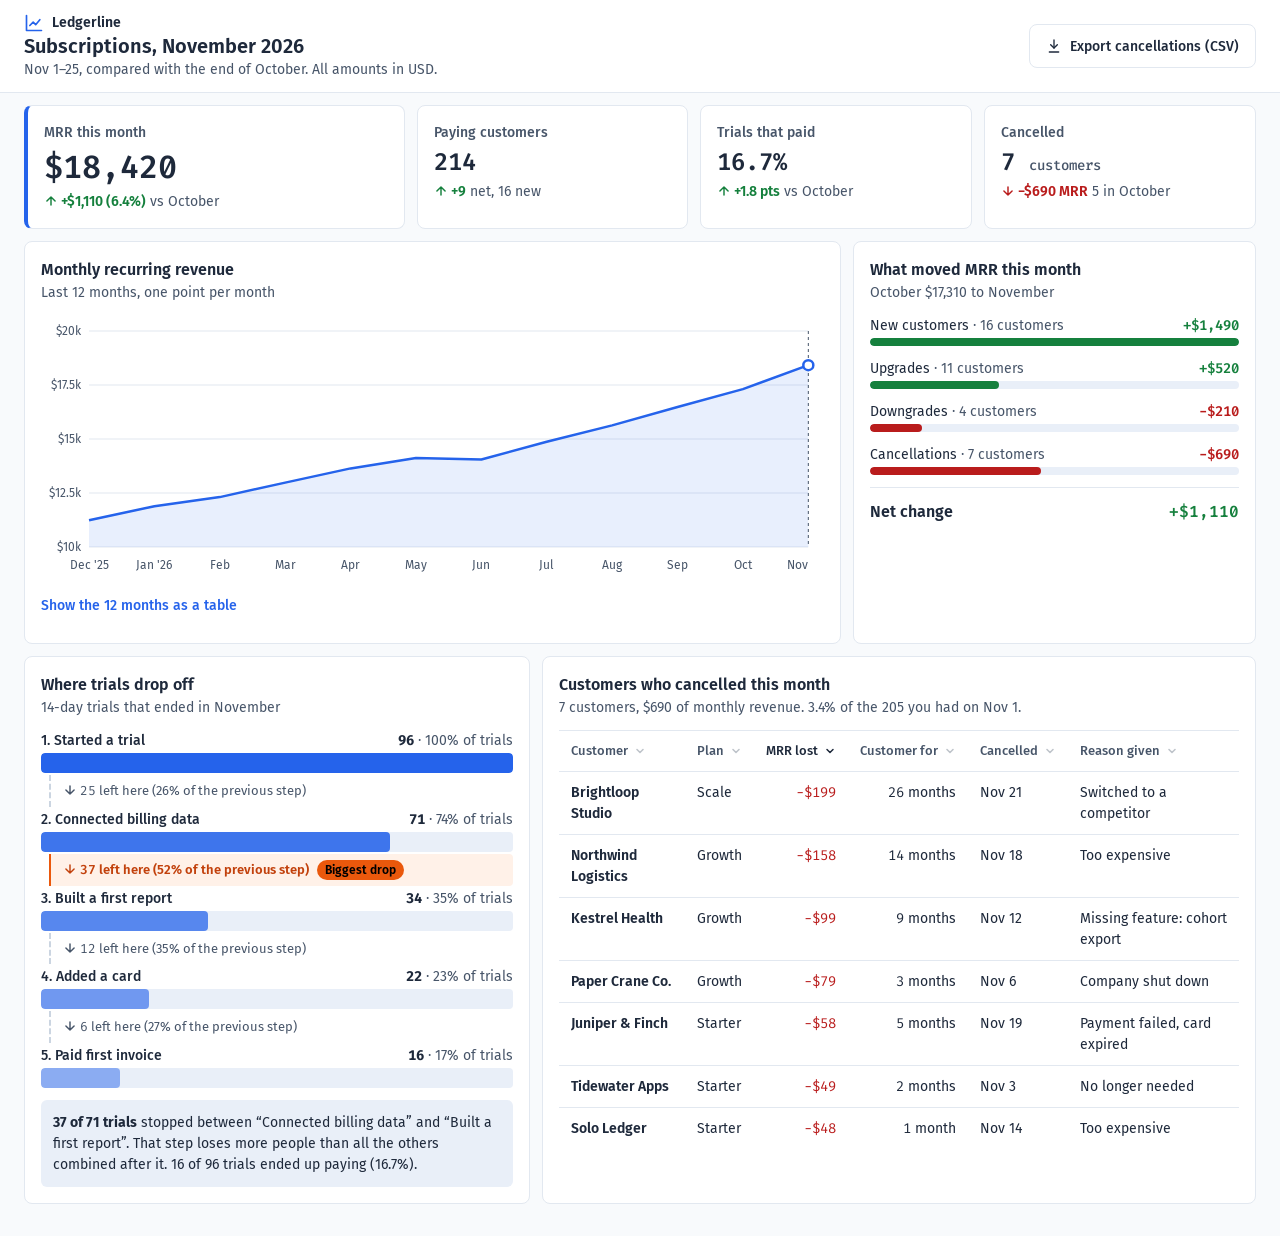
<file: benchmark/2-dashboard/runs/ui-ux-pro-max/index.html>
<!doctype html>
<html lang="en">
<head>
<meta charset="utf-8">
<meta name="viewport" content="width=device-width, initial-scale=1">
<title>Subscription dashboard · November 2026</title>
<link rel="preconnect" href="https://fonts.googleapis.com">
<link rel="preconnect" href="https://fonts.gstatic.com" crossorigin>
<link href="https://fonts.googleapis.com/css2?family=Fira+Code:wght@500;600&family=Fira+Sans:wght@400;500;600&display=swap" rel="stylesheet">
<style>
:root{
  --color-primary:#2563EB; --color-on-primary:#FFFFFF;
  --color-accent:#EA580C; --color-accent-text:#C2410C; --color-accent-soft:#FFF1E8;
  --color-background:#F8FAFC; --color-foreground:#1E293B;
  --color-card:#FFFFFF; --color-muted:#E9EFF8; --color-muted-foreground:#475569;
  --color-border:#E2E8F0; --color-grid:#E2E8F0;
  --color-positive:#15803D; --color-destructive:#B91C1C;
  --color-ring:#2563EB;
  --space-1:4px; --space-2:8px; --space-3:12px; --space-4:16px; --space-6:24px; --space-8:32px;
  --radius:8px;
  --font-sans:"Fira Sans",system-ui,-apple-system,"Segoe UI",sans-serif;
  --font-mono:"Fira Code",ui-monospace,"SF Mono",Menlo,monospace;
  --dur-fast:150ms;
}
*{box-sizing:border-box}
body{margin:0;background:var(--color-background);color:var(--color-foreground);
  font:16px/1.5 var(--font-sans)}
h1,h2,h3,p{margin:0}
.num{font-family:var(--font-mono);font-variant-numeric:tabular-nums}
.muted{color:var(--color-muted-foreground)}
.up{color:var(--color-positive)} .down{color:var(--color-destructive)}
.sr-only{position:absolute;width:1px;height:1px;overflow:hidden;clip-path:inset(50%);white-space:nowrap}
.skip{position:absolute;left:var(--space-2);top:-48px;background:var(--color-primary);color:var(--color-on-primary);
  padding:var(--space-2) var(--space-4);border-radius:var(--radius);z-index:100}
.skip:focus{top:var(--space-2)}
:focus-visible{outline:3px solid var(--color-ring);outline-offset:2px;border-radius:4px}

header{background:var(--color-card);border-bottom:1px solid var(--color-border)}
.bar,main{max-width:1360px;margin:0 auto;padding:var(--space-3) var(--space-4)}
.bar{display:flex;flex-wrap:wrap;align-items:center;gap:var(--space-3);justify-content:space-between}
.brand{display:flex;align-items:center;gap:var(--space-2);font-weight:600}
.brand svg{color:var(--color-primary)}
h1{font-size:20px;line-height:1.3;font-weight:600}
.period{font-size:14px}
.btn{font:500 14px var(--font-sans);min-height:44px;padding:0 var(--space-4);border-radius:var(--radius);
  border:1px solid var(--color-border);background:var(--color-card);color:var(--color-foreground);
  cursor:pointer;display:inline-flex;align-items:center;gap:var(--space-2);touch-action:manipulation;
  transition:background var(--dur-fast) ease-out,border-color var(--dur-fast) ease-out}
.btn:hover{background:var(--color-muted);border-color:#CBD5E1}
.btn:active{background:#DCE5F2}

main{display:grid;gap:var(--space-3);grid-template-columns:minmax(0,1fr);padding-bottom:var(--space-8)}
.card{background:var(--color-card);border:1px solid var(--color-border);border-radius:var(--radius);
  padding:var(--space-4);min-width:0}
.card h2{font-size:16px;font-weight:600}
.card .sub{font-size:14px;color:var(--color-muted-foreground)}
.head{display:flex;flex-wrap:wrap;gap:var(--space-2) var(--space-4);justify-content:space-between;align-items:flex-start;margin-bottom:var(--space-3)}

.kpis{display:grid;gap:var(--space-3);grid-template-columns:repeat(2,minmax(0,1fr))}
.kpi .label{font-size:14px;color:var(--color-muted-foreground);font-weight:500}
.kpi .value{font:600 24px/1.25 var(--font-mono);font-variant-numeric:tabular-nums;margin:var(--space-1) 0}
.kpi .note{font-size:14px}
.kpi:last-child{grid-column:1/-1}
.kpi.primary{grid-column:1/-1;border-left:4px solid var(--color-primary)}
.kpi.primary .value{font-size:36px}
.delta{font-weight:600;white-space:nowrap}

/* MRR chart */
#chart{position:relative}
#chart svg{display:block;width:100%;height:260px;touch-action:pan-y;cursor:crosshair}
#chart text{font:12px var(--font-sans);fill:var(--color-muted-foreground)}
#tip{position:absolute;top:0;left:0;pointer-events:none;background:var(--color-foreground);color:#fff;
  font-size:13px;line-height:1.4;padding:6px 10px;border-radius:6px;white-space:nowrap;
  opacity:0;transition:opacity var(--dur-fast) ease-out}
#tip.on{opacity:1}
details{margin-top:var(--space-2);font-size:14px}
summary{cursor:pointer;color:var(--color-primary);font-weight:500;min-height:44px;display:inline-flex;align-items:center}
.mini{border-collapse:collapse;font-size:14px}
.mini th,.mini td{padding:4px 16px 4px 0;text-align:left}
.mini td{font-family:var(--font-mono);font-variant-numeric:tabular-nums}

/* MRR movement */
.moves{list-style:none;margin:0;padding:0;display:grid;gap:var(--space-3)}
.moves li{display:grid;grid-template-columns:1fr auto;gap:2px var(--space-3);font-size:14px}
.track{grid-column:1/-1;height:8px;background:var(--color-muted);border-radius:4px;overflow:hidden}
.track i{display:block;height:100%;border-radius:4px}
.moves .total{border-top:1px solid var(--color-border);padding-top:var(--space-3);font-weight:600;font-size:16px}

/* Funnel */
.funnel{list-style:none;margin:0;padding:0}
.stage{display:grid;grid-template-columns:1fr auto;gap:2px var(--space-3);align-items:baseline}
.stage .name{font-weight:500;font-size:14px}
.stage .count{font-size:14px}
.stage .fbar{grid-column:1/-1;height:20px;background:var(--color-muted);border-radius:4px;overflow:hidden}
.stage .fbar i{display:block;height:100%;background:var(--color-primary);border-radius:4px}
.drop{font-size:13px;color:var(--color-muted-foreground);padding:6px 0 6px var(--space-3);
  margin:2px 0 2px var(--space-2);border-left:2px dashed #CBD5E1}
.drop.worst{color:var(--color-accent-text);border-left:2px solid var(--color-accent);
  background:var(--color-accent-soft);font-weight:600;border-radius:0 4px 4px 0}
.badge{display:inline-block;font-size:12px;font-weight:600;padding:1px 8px;border-radius:999px;
  background:var(--color-accent);color:#000;margin-left:var(--space-2);white-space:nowrap}
.callout{margin-top:var(--space-3);font-size:14px;padding:var(--space-3);background:var(--color-muted);border-radius:6px}

/* Cancellations: cards on mobile, table from 768px */
.sortpick{display:flex;align-items:center;gap:var(--space-2);font-size:14px}
.sortpick select{font:inherit;min-height:44px;padding:0 var(--space-2);border:1px solid var(--color-border);
  border-radius:var(--radius);background:var(--color-card);color:inherit;cursor:pointer}
table.cx{width:100%;border-collapse:collapse;font-size:14px}
.cx thead{display:none}
.cx tr{display:block;padding:var(--space-3) 0;border-top:1px solid var(--color-border)}
.cx td{display:flex;justify-content:space-between;gap:var(--space-4);padding:2px 0;text-align:right}
.cx td::before{content:attr(data-label);color:var(--color-muted-foreground);text-align:left;flex:none}
.cx td:first-child{font-weight:600;font-size:16px;text-align:left}
.cx td:first-child::before{content:none}
.empty{padding:var(--space-6) 0;text-align:center;color:var(--color-muted-foreground)}

@media (min-width:768px){
  body{font-size:14px}
  .bar,main{padding-left:var(--space-6);padding-right:var(--space-6)}
  .kpis{grid-template-columns:1.4fr 1fr 1fr 1fr}
  .kpi.primary,.kpi:last-child{grid-column:auto}
  .kpi.primary .value{font-size:32px}
  .sortpick{display:none}
  .cx thead{display:table-header-group}
  .cx tr{display:table-row;padding:0}
  .cx td{display:table-cell;padding:10px var(--space-3);text-align:left;border-top:1px solid var(--color-border);vertical-align:top}
  .cx td::before{content:none}
  .cx td:first-child{font-size:14px}
  .cx th{text-align:left;padding:0;font-weight:500;white-space:nowrap}
  .cx th button{all:unset;box-sizing:border-box;display:flex;align-items:center;gap:6px;width:100%;
    min-height:40px;padding:0 var(--space-3);cursor:pointer;color:var(--color-muted-foreground);font-size:13px;
    transition:color var(--dur-fast) ease-out}
  .cx th button:hover,.cx th[aria-sort] button{color:var(--color-foreground)}
  .cx th button:focus-visible{outline:3px solid var(--color-ring);outline-offset:-3px;border-radius:4px}
  .cx th svg{opacity:.35}
  .cx th[aria-sort] svg{opacity:1}
  .cx th[aria-sort=ascending] svg{transform:rotate(180deg)}
  .cx .r,.cx th.r button{text-align:right;justify-content:flex-end}
  .cx tbody tr:hover td{background:var(--color-background)}
}
@media (min-width:1100px){
  main{grid-template-columns:repeat(12,minmax(0,1fr))}
  .kpis{grid-column:1/-1}
  .c8{grid-column:span 8} .c4{grid-column:span 4} .c5{grid-column:span 5} .c7{grid-column:span 7}
}
@media (prefers-reduced-motion:reduce){*{transition:none!important}}
</style>
</head>
<body>
<a class="skip" href="#main">Skip to dashboard</a>
<header>
  <div class="bar">
    <div>
      <div class="brand">
        <svg aria-hidden="true" width="20" height="20" viewBox="0 0 24 24" fill="none" stroke="currentColor" stroke-width="2" stroke-linecap="round" stroke-linejoin="round"><path d="M3 3v18h18"/><path d="m7 15 4-4 3 3 5-6"/></svg>
        <span>Ledgerline</span>
      </div>
      <h1>Subscriptions, November 2026</h1>
      <p class="period muted">Nov 1–25, compared with the end of October. All amounts in USD.</p>
    </div>
    <button class="btn" id="export" type="button">
      <svg aria-hidden="true" width="16" height="16" viewBox="0 0 24 24" fill="none" stroke="currentColor" stroke-width="2" stroke-linecap="round" stroke-linejoin="round"><path d="M12 3v12"/><path d="m7 10 5 5 5-5"/><path d="M5 21h14"/></svg>
      Export cancellations (CSV)
    </button>
  </div>
</header>

<main id="main" tabindex="-1">
  <section class="kpis" aria-label="Key numbers this month" id="kpis"></section>

  <section class="card c8" aria-labelledby="h-mrr">
    <div class="head">
      <div><h2 id="h-mrr">Monthly recurring revenue</h2><p class="sub">Last 12 months, one point per month</p></div>
    </div>
    <div id="chart"><div id="tip" role="status"></div></div>
    <details><summary>Show the 12 months as a table</summary><div id="mrrTable"></div></details>
  </section>

  <section class="card c4" aria-labelledby="h-move">
    <div class="head"><div><h2 id="h-move">What moved MRR this month</h2><p class="sub">October $<span id="prevMrr"></span> to November</p></div></div>
    <ul class="moves" id="moves"></ul>
  </section>

  <section class="card c5" aria-labelledby="h-funnel">
    <div class="head"><div><h2 id="h-funnel">Where trials drop off</h2><p class="sub">14-day trials that ended in November</p></div></div>
    <ol class="funnel" id="funnel"></ol>
    <p class="callout" id="funnelNote"></p>
  </section>

  <section class="card c7" aria-labelledby="h-cx">
    <div class="head">
      <div><h2 id="h-cx">Customers who cancelled this month</h2><p class="sub" id="cxSub"></p></div>
      <label class="sortpick">Sort by <select id="sortSel"></select></label>
    </div>
    <table class="cx">
      <thead><tr id="cxHead"></tr></thead>
      <tbody id="cxBody"></tbody>
    </table>
  </section>
</main>

<script>
// ---------- sample data ----------
const MONTHS = ['Dec 2025','Jan 2026','Feb 2026','Mar 2026','Apr 2026','May 2026','Jun 2026','Jul 2026','Aug 2026','Sep 2026','Oct 2026','Nov 2026'];
const MRR = [11240,11890,12310,12980,13640,14120,14050,14870,15630,16480,17310,18420];
const CANCELLED = [
  {name:'Brightloop Studio',   plan:'Scale',   mrr:199, months:26, date:'2026-11-21', reason:'Switched to a competitor'},
  {name:'Northwind Logistics', plan:'Growth',  mrr:158, months:14, date:'2026-11-18', reason:'Too expensive'},
  {name:'Kestrel Health',      plan:'Growth',  mrr:99,  months:9,  date:'2026-11-12', reason:'Missing feature: cohort export'},
  {name:'Paper Crane Co.',     plan:'Growth',  mrr:79,  months:3,  date:'2026-11-06', reason:'Company shut down'},
  {name:'Juniper & Finch',     plan:'Starter', mrr:58,  months:5,  date:'2026-11-19', reason:'Payment failed, card expired'},
  {name:'Tidewater Apps',      plan:'Starter', mrr:49,  months:2,  date:'2026-11-03', reason:'No longer needed'},
  {name:'Solo Ledger',         plan:'Starter', mrr:48,  months:1,  date:'2026-11-14', reason:'Too expensive'}
];
const churned = CANCELLED.reduce((s,c)=>s+c.mrr,0);
const MOVES = [
  {label:'New customers', v:1490, n:'16 customers'},
  {label:'Upgrades',      v:520,  n:'11 customers'},
  {label:'Downgrades',    v:-210, n:'4 customers'},
  {label:'Cancellations', v:-churned, n:CANCELLED.length+' customers'}
];
const FUNNEL = [
  {name:'Started a trial', n:96},
  {name:'Connected billing data', n:71},
  {name:'Built a first report', n:34},
  {name:'Added a card', n:22},
  {name:'Paid first invoice', n:16}
];
const SUBS = {now:214, prev:205}, CONV_PREV = 14.9, CX_PREV = 5;

// ---------- helpers ----------
const usd = new Intl.NumberFormat('en-US',{style:'currency',currency:'USD',maximumFractionDigits:0});
const signed = v => (v<0?'−':'+') + usd.format(Math.abs(v));
const pct = (v,d=1) => v.toFixed(d)+'%';
const day = new Intl.DateTimeFormat('en-US',{month:'short',day:'numeric',timeZone:'UTC'});
const $ = id => document.getElementById(id);
const esc = s => String(s).replace(/[&<>"]/g,c=>({'&':'&amp;','<':'&lt;','>':'&gt;','"':'&quot;'}[c]));
const ARROW = up => `<svg aria-hidden="true" width="14" height="14" viewBox="0 0 24 24" fill="none" stroke="currentColor" stroke-width="2.5" stroke-linecap="round" stroke-linejoin="round" style="vertical-align:-2px"><path d="${up?'M12 19V5M5 12l7-7 7 7':'M12 5v14M5 12l7 7 7-7'}"/></svg>`;

const cur = MRR.at(-1), prev = MRR.at(-2), net = cur - prev;
// self-check: the movement lines must add up to the change in MRR
console.assert(MOVES.reduce((s,m)=>s+m.v,0) === net, 'MRR movement does not reconcile');

// ---------- KPIs ----------
const conv = FUNNEL.at(-1).n / FUNNEL[0].n * 100;
$('kpis').innerHTML = `
  <div class="card kpi primary"><div class="label">MRR this month</div>
    <div class="value">${usd.format(cur)}</div>
    <div class="note"><span class="delta ${net>=0?'up':'down'}">${ARROW(net>=0)} ${signed(net)} (${pct(net/prev*100)})</span> <span class="muted">vs October</span></div></div>
  <div class="card kpi"><div class="label">Paying customers</div>
    <div class="value">${SUBS.now}</div>
    <div class="note"><span class="delta up">${ARROW(true)} +${SUBS.now-SUBS.prev}</span> <span class="muted">net, 16 new</span></div></div>
  <div class="card kpi"><div class="label">Trials that paid</div>
    <div class="value">${pct(conv)}</div>
    <div class="note"><span class="delta up">${ARROW(true)} +${(conv-CONV_PREV).toFixed(1)} pts</span> <span class="muted">vs October</span></div></div>
  <div class="card kpi"><div class="label">Cancelled</div>
    <div class="value">${CANCELLED.length} <span style="font-size:14px;font-weight:500" class="muted">customers</span></div>
    <div class="note"><span class="delta down">${ARROW(false)} ${signed(-churned)} MRR</span> <span class="muted">${CX_PREV} in October</span></div></div>`;

// ---------- MRR movement ----------
$('prevMrr').textContent = prev.toLocaleString('en-US');
const maxMove = Math.max(...MOVES.map(m=>Math.abs(m.v)));
$('moves').innerHTML = MOVES.map(m=>`
  <li><span>${m.label} <span class="muted">· ${m.n}</span></span>
    <span class="num delta ${m.v>=0?'up':'down'}">${signed(m.v)}</span>
    <span class="track"><i style="width:${Math.abs(m.v)/maxMove*100}%;background:var(${m.v>=0?'--color-positive':'--color-destructive'})"></i></span></li>`).join('') +
  `<li class="total"><span>Net change</span><span class="num ${net>=0?'up':'down'}">${signed(net)}</span></li>`;

// ---------- MRR chart (inline SVG, redrawn to the real pixel width) ----------
const chart = $('chart'), tip = $('tip');
let active = MRR.length-1, pts = [];
function drawChart(){
  const W = chart.clientWidth, H = 260, m = {l:48,r:16,t:16,b:28};
  const lo = 10000, hi = 20000, step = W < 520 ? 3 : W < 760 ? 2 : 1;
  const x = i => m.l + i*(W-m.l-m.r)/(MRR.length-1);
  const y = v => m.t + (hi-v)*(H-m.t-m.b)/(hi-lo);
  pts = MRR.map((v,i)=>[x(i),y(v)]);
  let g = '';
  for(let v=lo; v<=hi; v+=2500) g += `<line x1="${m.l}" x2="${W-m.r}" y1="${y(v)}" y2="${y(v)}" stroke="var(--color-grid)"/><text x="${m.l-8}" y="${y(v)+4}" text-anchor="end">$${v/1000}k</text>`;
  MONTHS.forEach((mo,i)=>{ if((MONTHS.length-1-i)%step===0) g += `<text x="${x(i)}" y="${H-6}" text-anchor="${i===MONTHS.length-1?'end':'middle'}">${mo.slice(0,3)}${i===0||mo.startsWith('Jan')?" '"+mo.slice(-2):''}</text>`; });
  const line = pts.map((p,i)=>(i?'L':'M')+p[0].toFixed(1)+' '+p[1].toFixed(1)).join(' ');
  const [ax,ay] = pts[active];
  chart.querySelector('svg')?.remove();
  chart.insertAdjacentHTML('afterbegin', `<svg tabindex="0" role="img" viewBox="0 0 ${W} ${H}" preserveAspectRatio="none"
    aria-label="Line chart. MRR grew from ${usd.format(MRR[0])} in ${MONTHS[0]} to ${usd.format(cur)} in ${MONTHS.at(-1)}, with one small dip in June 2026. Use left and right arrow keys to read each month.">
    ${g}
    <path d="${line} L${pts.at(-1)[0]} ${H-m.b} L${pts[0][0]} ${H-m.b} Z" fill="var(--color-primary)" opacity=".1"/>
    <path d="${line}" fill="none" stroke="var(--color-primary)" stroke-width="2.5" stroke-linejoin="round"/>
    <line x1="${ax}" x2="${ax}" y1="${m.t}" y2="${H-m.b}" stroke="var(--color-muted-foreground)" stroke-dasharray="3 3"/>
    <circle cx="${ax}" cy="${ay}" r="5" fill="var(--color-card)" stroke="var(--color-primary)" stroke-width="2.5"/>
  </svg>`);
  const svg = chart.querySelector('svg');
  const nearest = e => { const r = svg.getBoundingClientRect(), px = e.clientX - r.left;
    return pts.reduce((b,p,i)=>Math.abs(p[0]-px) < Math.abs(pts[b][0]-px) ? i : b, 0); };
  svg.onpointermove = svg.onpointerdown = e => setActive(nearest(e), true);
  svg.onpointerleave = () => tip.classList.remove('on');
  svg.onfocus = () => showTip();
  svg.onblur = () => tip.classList.remove('on');
  svg.onkeydown = e => { const d = {ArrowLeft:-1,ArrowRight:1}[e.key]; if(!d) return;
    e.preventDefault(); setActive(Math.max(0,Math.min(MRR.length-1,active+d)), true); };
}
function setActive(i, refocus){
  if(i !== active){ const had = document.activeElement === chart.querySelector('svg'); active = i; drawChart(); if(refocus && had) chart.querySelector('svg').focus(); }
  showTip();
}
function showTip(){
  const d = active ? MRR[active]-MRR[active-1] : null, [px,py] = pts[active];
  tip.innerHTML = `<strong>${MONTHS[active]}</strong> · ${usd.format(MRR[active])}` + (d===null ? '' : `<br>${signed(d)} vs previous month`);
  tip.classList.add('on');
  const w = tip.offsetWidth, left = Math.max(0, Math.min(chart.clientWidth-w, px - w/2));
  tip.style.transform = `translate(${left}px,${Math.max(0, py-58)}px)`;
}
drawChart();
let rz; addEventListener('resize', () => { clearTimeout(rz); rz = setTimeout(() => { tip.classList.remove('on'); drawChart(); }, 100); });
$('mrrTable').innerHTML = '<table class="mini"><thead><tr><th scope="col">Month</th><th scope="col">MRR</th><th scope="col">Change</th></tr></thead><tbody>' +
  MONTHS.map((mo,i)=>`<tr><th scope="row" style="font-weight:400">${mo}</th><td>${usd.format(MRR[i])}</td><td>${i?signed(MRR[i]-MRR[i-1]):'n/a'}</td></tr>`).join('') + '</tbody></table>';

// ---------- funnel ----------
const drops = FUNNEL.slice(1).map((s,i)=>FUNNEL[i].n - s.n), worst = drops.indexOf(Math.max(...drops));
$('funnel').innerHTML = FUNNEL.map((s,i)=>{
  const lost = drops[i-1];
  return (i ? `<li class="drop${i-1===worst?' worst':''}">${ARROW(false)} <span class="num">${lost}</span> left here (${pct(lost/FUNNEL[i-1].n*100,0)} of the previous step)${i-1===worst?'<span class="badge">Biggest drop</span>':''}</li>` : '') +
    `<li class="stage"><span class="name">${i+1}. ${s.name}</span>
      <span class="count"><span class="num"><strong>${s.n}</strong></span> <span class="muted">· ${pct(s.n/FUNNEL[0].n*100,0)} of trials</span></span>
      <span class="fbar" aria-hidden="true"><i style="width:${s.n/FUNNEL[0].n*100}%;opacity:${1-i*.13}"></i></span></li>`;
}).join('');
$('funnelNote').innerHTML = `<strong>${drops[worst]} of ${FUNNEL[worst].n} trials</strong> stopped between “${FUNNEL[worst].name}” and “${FUNNEL[worst+1].name}”. That step loses more people than all the others combined after it. ${FUNNEL.at(-1).n} of ${FUNNEL[0].n} trials ended up paying (${pct(conv)}).`;

// ---------- cancellations (sortable) ----------
const COLS = [
  {k:'name',   label:'Customer',     fmt:c=>esc(c.name)},
  {k:'plan',   label:'Plan',         fmt:c=>c.plan},
  {k:'mrr',    label:'MRR lost',     fmt:c=>`<span class="num down">${signed(-c.mrr)}</span>`, r:1},
  {k:'months', label:'Customer for', fmt:c=>`<span><span class="num">${c.months}</span> ${c.months===1?'month':'months'}</span>`, r:1},
  {k:'date',   label:'Cancelled',    fmt:c=>day.format(new Date(c.date))},
  {k:'reason', label:'Reason given', fmt:c=>esc(c.reason)}
];
let sort = {k:'mrr', dir:-1};
const CHEV = '<svg aria-hidden="true" width="12" height="12" viewBox="0 0 24 24" fill="none" stroke="currentColor" stroke-width="3" stroke-linecap="round" stroke-linejoin="round"><path d="m6 9 6 6 6-6"/></svg>';
function renderCx(){
  const rows = [...CANCELLED].sort((a,b)=> (a[sort.k] > b[sort.k] ? 1 : a[sort.k] < b[sort.k] ? -1 : 0) * sort.dir);
  $('cxHead').innerHTML = COLS.map(c=>`<th scope="col" class="${c.r?'r':''}" ${c.k===sort.k?`aria-sort="${sort.dir>0?'ascending':'descending'}"`:''}><button type="button" data-k="${c.k}">${c.label}${CHEV}</button></th>`).join('');
  $('cxBody').innerHTML = rows.length ? rows.map(r=>'<tr>'+COLS.map(c=>`<td data-label="${c.label}" class="${c.r?'r':''}">${c.fmt(r)}</td>`).join('')+'</tr>').join('')
    : '<tr><td colspan="6" class="empty">No cancellations so far this month.</td></tr>';
  $('sortSel').value = sort.k;
}
function sortBy(k){
  sort = {k, dir: k===sort.k ? -sort.dir : (typeof CANCELLED[0][k]==='number' || k==='date' ? -1 : 1)};
  renderCx();
}
$('sortSel').innerHTML = COLS.map(c=>`<option value="${c.k}">${c.label}</option>`).join('');
$('sortSel').onchange = e => sortBy(e.target.value);
$('cxHead').onclick = e => { const b = e.target.closest('button'); if(!b) return; sortBy(b.dataset.k); $('cxHead').querySelector(`[data-k="${b.dataset.k}"]`).focus(); };
$('cxSub').textContent = `${CANCELLED.length} customers, ${usd.format(churned)} of monthly revenue. ${(CANCELLED.length/SUBS.prev*100).toFixed(1)}% of the ${SUBS.prev} you had on Nov 1.`;
renderCx();

$('export').onclick = () => {
  const q = s => '"'+String(s).replace(/"/g,'""')+'"';
  const csv = ['Customer,Plan,MRR lost (USD),Months as customer,Cancelled,Reason', ...CANCELLED.map(c=>[c.name,c.plan,c.mrr,c.months,c.date,c.reason].map(q).join(','))].join('\n');
  const a = Object.assign(document.createElement('a'), {href:URL.createObjectURL(new Blob([csv],{type:'text/csv'})), download:'cancellations-2026-11.csv'});
  a.click(); URL.revokeObjectURL(a.href);
};
</script>
</body>
</html>
</file>
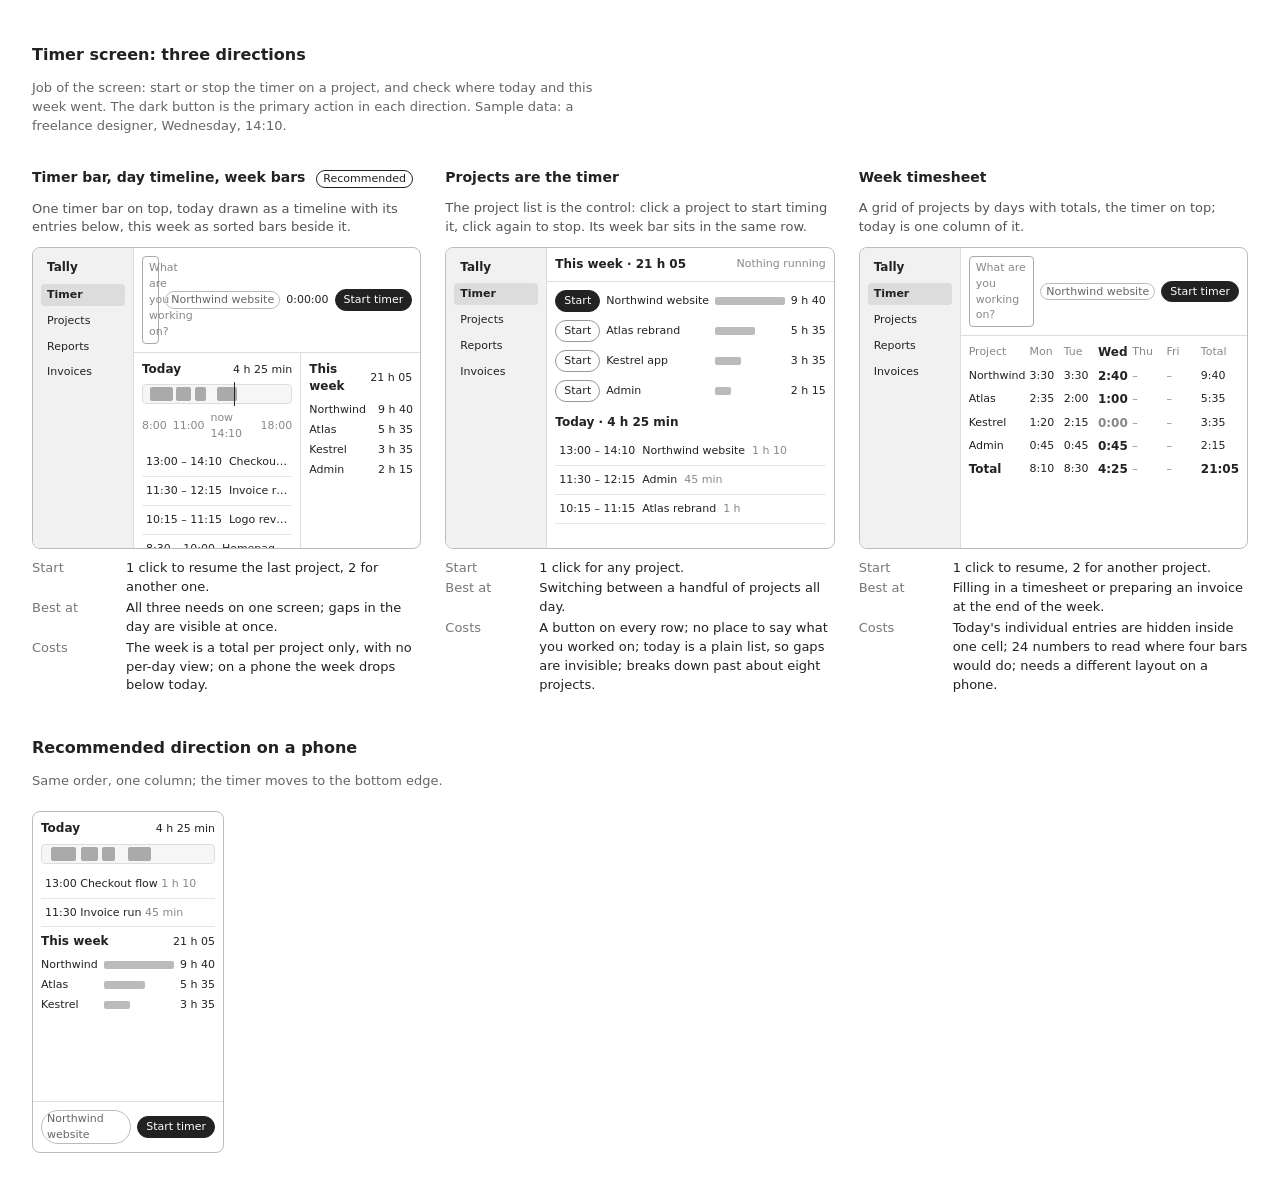
<file: benchmark/runs/clear-ui-1.1.0/first-reply.html>
<!doctype html>
<html lang="en">
<head>
<meta charset="utf-8">
<meta name="viewport" content="width=device-width, initial-scale=1">
<title>Timer screen: UX directions</title>
<style>, and replace the three
  directions with the real screen. Building blocks:
    .frame            one screen (add .phone for a narrow one)
    .row / .col       flex containers; .grow fills remaining space
    .side             sidebar column        .top   title/toolbar row
    .box              generic region        .line  a line of text (.w30 .w50 .w70 set its width)
    .item             nav or list row       .item.on  the selected one
    .btn              secondary action      .btn.primary  THE primary action of the screen
    .field            input                 .tag   small label
    .bars             name / bar / number rows: <span>Name</span><i style="width:60%"></i><span>3 h</span>
    .tl               timeline track; each <i style="left:10%; width:20%"> is one interval, to scale
    .cols             column chart: <i style="height:40%"></i>, add class="on" to the current one
  Where a direction shows data, draw it with these instead of a box named "chart".
  Write real labels inside the blocks. No colour: that is Part 2.
-->
<style>
  * { box-sizing: border-box; margin: 0; }
  body { font: 13px/1.45 system-ui, sans-serif; color: #222; background: #fff; padding: 24px; }
  h1 { font-size: 16px; font-weight: 600; margin-bottom: 4px; }
  .lede { color: #666; margin-bottom: 20px; max-width: 70ch; }
  .directions { display: grid; grid-template-columns: repeat(auto-fit, minmax(300px, 1fr)); gap: 24px; }
  .direction h2 { font-size: 14px; font-weight: 600; }
  .direction .idea { color: #555; margin: 2px 0 10px; }
  .direction dl { margin-top: 10px; display: grid; grid-template-columns: auto 1fr; gap: 2px 8px; }
  .direction dt { color: #777; }
  .pick { display: inline-block; margin-left: 6px; padding: 0 6px; border: 1px solid #222; border-radius: 99px; font-size: 11px; font-weight: 500; }

  .frame { border: 1px solid #bbb; border-radius: 8px; height: 300px; overflow: hidden; display: flex; background: #fff; font-size: 11px; }
  .frame.phone { width: 190px; height: 340px; flex-direction: column; }
  .row { display: flex; gap: 6px; align-items: center; }
  .col { display: flex; flex-direction: column; gap: 6px; }
  .grow { flex: 1; min-width: 0; }
  .pad { padding: 8px; }
  .side { width: 84px; background: #f1f1f1; border-right: 1px solid #ddd; padding: 8px; display: flex; flex-direction: column; gap: 4px; }
  .top { padding: 8px; border-bottom: 1px solid #ddd; display: flex; align-items: center; gap: 6px; }
  .box { border: 1px solid #ccc; border-radius: 4px; padding: 6px; background: #fafafa; }
  .line { height: 6px; border-radius: 3px; background: #d5d5d5; }
  .w30 { width: 30%; } .w50 { width: 50%; } .w70 { width: 70%; }
  .item { padding: 3px 6px; border-radius: 4px; white-space: nowrap; overflow: hidden; text-overflow: ellipsis; }
  .item.on { background: #dcdcdc; font-weight: 600; }
  .list .item { border-bottom: 1px solid #e6e6e6; border-radius: 0; padding: 6px 4px; }
  .btn { border: 1px solid #999; border-radius: 99px; padding: 2px 8px; white-space: nowrap; background: #fff; }
  .btn.primary { background: #222; border-color: #222; color: #fff; }
  .field { border: 1px solid #aaa; border-radius: 4px; padding: 3px 6px; color: #888; background: #fff; }
  .tag { border: 1px solid #bbb; border-radius: 99px; padding: 0 5px; color: #666; }
  .bars { display: grid; grid-template-columns: max-content 1fr max-content; gap: 4px 6px; align-items: center; }
  .bars i { height: 8px; border-radius: 2px; background: #bbb; }
  .tl { position: relative; height: 18px; border: 1px solid #ddd; border-radius: 4px; background: #f6f6f6; }
  .tl i { position: absolute; top: 2px; bottom: 2px; border-radius: 2px; background: #aaa; }
  .cols { display: flex; align-items: flex-end; gap: 4px; height: 56px; border-bottom: 1px solid #bbb; }
  .cols i { flex: 1; border-radius: 2px 2px 0 0; background: #ccc; }
  .cols i.on { background: #222; }
  .muted { color: #888; }
  .title { font-weight: 600; font-size: 12px; }
</style>
</head>
<body>
<h1>Timer screen: three directions</h1>
<p class="lede">Job of the screen: start or stop the timer on a project, and check where today and this week went. The dark button is the primary action in each direction. Sample data: a freelance designer, Wednesday, 14:10.</p>

<div class="directions">

  <section class="direction">
    <h2>Timer bar, day timeline, week bars <span class="pick">Recommended</span></h2>
    <p class="idea">One timer bar on top, today drawn as a timeline with its entries below, this week as sorted bars beside it.</p>
    <div class="frame">
      <div class="side">
        <div class="item title">Tally</div>
        <div class="item on">Timer</div>
        <div class="item">Projects</div>
        <div class="item">Reports</div>
        <div class="item">Invoices</div>
      </div>
      <div class="col grow" style="gap:0">
        <div class="top"><span class="field grow">What are you working on?</span><span class="tag">Northwind website</span><span>0:00:00</span><span class="btn primary">Start timer</span></div>
        <div class="row grow" style="align-items:stretch; gap:0">
          <div class="col grow pad">
            <div class="row"><span class="title grow">Today</span><span>4 h 25 min</span></div>
            <div class="tl">
              <i style="left:5%; width:15%"></i><i style="left:22.5%; width:10%"></i><i style="left:35%; width:7.5%"></i><i style="left:50%; width:13.3%"></i>
              <i style="left:61.7%; width:1px; top:-3px; bottom:-3px; background:#222"></i>
            </div>
            <div class="row muted" style="justify-content:space-between"><span>8:00</span><span>11:00</span><span>now 14:10</span><span>18:00</span></div>
            <div class="list">
              <div class="item">13:00 – 14:10 &nbsp;Checkout flow &nbsp;<span class="muted">Northwind · 1 h 10</span></div>
              <div class="item">11:30 – 12:15 &nbsp;Invoice run &nbsp;<span class="muted">Admin · 45 min</span></div>
              <div class="item">10:15 – 11:15 &nbsp;Logo review call &nbsp;<span class="muted">Atlas · 1 h</span></div>
              <div class="item">8:30 – 10:00 &nbsp;Homepage layout &nbsp;<span class="muted">Northwind · 1 h 30</span></div>
            </div>
          </div>
          <div class="col pad" style="width:36%; border-left:1px solid #ddd">
            <div class="row"><span class="title grow">This week</span><span>21 h 05</span></div>
            <div class="bars">
              <span>Northwind</span><i style="width:100%"></i><span>9 h 40</span>
              <span>Atlas</span><i style="width:58%"></i><span>5 h 35</span>
              <span>Kestrel</span><i style="width:37%"></i><span>3 h 35</span>
              <span>Admin</span><i style="width:23%"></i><span>2 h 15</span>
            </div>
          </div>
        </div>
      </div>
    </div>
    <dl>
      <dt>Start</dt><dd>1 click to resume the last project, 2 for another one.</dd>
      <dt>Best at</dt><dd>All three needs on one screen; gaps in the day are visible at once.</dd>
      <dt>Costs</dt><dd>The week is a total per project only, with no per-day view; on a phone the week drops below today.</dd>
    </dl>
  </section>

  <section class="direction">
    <h2>Projects are the timer</h2>
    <p class="idea">The project list is the control: click a project to start timing it, click again to stop. Its week bar sits in the same row.</p>
    <div class="frame">
      <div class="side">
        <div class="item title">Tally</div>
        <div class="item on">Timer</div>
        <div class="item">Projects</div>
        <div class="item">Reports</div>
        <div class="item">Invoices</div>
      </div>
      <div class="col grow" style="gap:0">
        <div class="top"><span class="title grow">This week · 21 h 05</span><span class="muted">Nothing running</span></div>
        <div class="col grow pad">
          <div class="bars" style="grid-template-columns:max-content max-content 1fr max-content; gap:8px 6px">
            <span class="btn primary">Start</span><span>Northwind website</span><i style="width:100%"></i><span>9 h 40</span>
            <span class="btn">Start</span><span>Atlas rebrand</span><i style="width:58%"></i><span>5 h 35</span>
            <span class="btn">Start</span><span>Kestrel app</span><i style="width:37%"></i><span>3 h 35</span>
            <span class="btn">Start</span><span>Admin</span><i style="width:23%"></i><span>2 h 15</span>
          </div>
          <span class="title" style="margin-top:6px">Today · 4 h 25 min</span>
          <div class="list">
            <div class="item">13:00 – 14:10 &nbsp;Northwind website &nbsp;<span class="muted">1 h 10</span></div>
            <div class="item">11:30 – 12:15 &nbsp;Admin &nbsp;<span class="muted">45 min</span></div>
            <div class="item">10:15 – 11:15 &nbsp;Atlas rebrand &nbsp;<span class="muted">1 h</span></div>
          </div>
        </div>
      </div>
    </div>
    <dl>
      <dt>Start</dt><dd>1 click for any project.</dd>
      <dt>Best at</dt><dd>Switching between a handful of projects all day.</dd>
      <dt>Costs</dt><dd>A button on every row; no place to say what you worked on; today is a plain list, so gaps are invisible; breaks down past about eight projects.</dd>
    </dl>
  </section>

  <section class="direction">
    <h2>Week timesheet</h2>
    <p class="idea">A grid of projects by days with totals, the timer on top; today is one column of it.</p>
    <div class="frame">
      <div class="side">
        <div class="item title">Tally</div>
        <div class="item on">Timer</div>
        <div class="item">Projects</div>
        <div class="item">Reports</div>
        <div class="item">Invoices</div>
      </div>
      <div class="col grow" style="gap:0">
        <div class="top"><span class="field grow">What are you working on?</span><span class="tag">Northwind website</span><span class="btn primary">Start timer</span></div>
        <div class="pad grow" style="display:grid; grid-template-columns:1.6fr repeat(6,1fr); gap:6px 4px; align-content:start">
          <span class="muted">Project</span><span class="muted">Mon</span><span class="muted">Tue</span><span class="title">Wed</span><span class="muted">Thu</span><span class="muted">Fri</span><span class="muted">Total</span>
          <span>Northwind</span><span>3:30</span><span>3:30</span><span class="title">2:40</span><span class="muted">–</span><span class="muted">–</span><span>9:40</span>
          <span>Atlas</span><span>2:35</span><span>2:00</span><span class="title">1:00</span><span class="muted">–</span><span class="muted">–</span><span>5:35</span>
          <span>Kestrel</span><span>1:20</span><span>2:15</span><span class="title muted">0:00</span><span class="muted">–</span><span class="muted">–</span><span>3:35</span>
          <span>Admin</span><span>0:45</span><span>0:45</span><span class="title">0:45</span><span class="muted">–</span><span class="muted">–</span><span>2:15</span>
          <span class="title">Total</span><span>8:10</span><span>8:30</span><span class="title">4:25</span><span class="muted">–</span><span class="muted">–</span><span class="title">21:05</span>
        </div>
      </div>
    </div>
    <dl>
      <dt>Start</dt><dd>1 click to resume, 2 for another project.</dd>
      <dt>Best at</dt><dd>Filling in a timesheet or preparing an invoice at the end of the week.</dd>
      <dt>Costs</dt><dd>Today's individual entries are hidden inside one cell; 24 numbers to read where four bars would do; needs a different layout on a phone.</dd>
    </dl>
  </section>

</div>

<h1 style="margin-top:28px">Recommended direction on a phone</h1>
<p class="lede">Same order, one column; the timer moves to the bottom edge.</p>
<div class="frame phone">
  <div class="col grow pad">
    <div class="row"><span class="title grow">Today</span><span>4 h 25 min</span></div>
    <div class="tl"><i style="left:5%; width:15%"></i><i style="left:22.5%; width:10%"></i><i style="left:35%; width:7.5%"></i><i style="left:50%; width:13.3%"></i></div>
    <div class="list">
      <div class="item">13:00 Checkout flow <span class="muted">1 h 10</span></div>
      <div class="item">11:30 Invoice run <span class="muted">45 min</span></div>
    </div>
    <div class="row"><span class="title grow">This week</span><span>21 h 05</span></div>
    <div class="bars">
      <span>Northwind</span><i style="width:100%"></i><span>9 h 40</span>
      <span>Atlas</span><i style="width:58%"></i><span>5 h 35</span>
      <span>Kestrel</span><i style="width:37%"></i><span>3 h 35</span>
    </div>
  </div>
  <div class="top" style="border-top:1px solid #ddd; border-bottom:0"><span class="tag grow">Northwind website</span><span class="btn primary">Start timer</span></div>
</div>

</body>
</html>
</file>
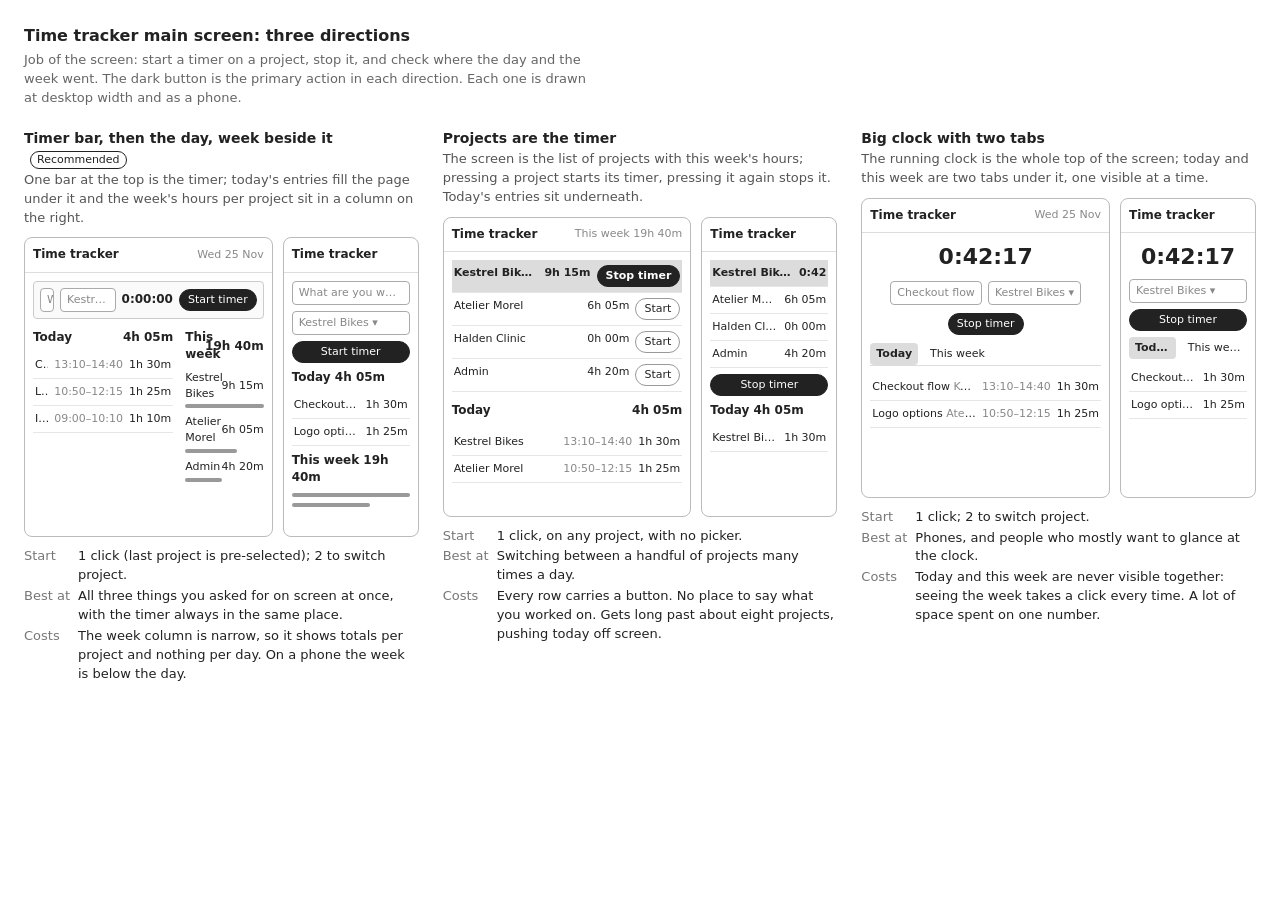
<file: benchmark/runs/clear-ui/first-reply.html>
<!doctype html>
<html lang="en">
<head>
<meta charset="utf-8">
<meta name="viewport" content="width=device-width, initial-scale=1">
<title>Time tracker main screen: three directions</title>
<style>
  * { box-sizing: border-box; margin: 0; }
  body { font: 13px/1.45 system-ui, sans-serif; color: #222; background: #fff; padding: 24px; }
  h1 { font-size: 16px; font-weight: 600; margin-bottom: 4px; }
  .lede { color: #666; margin-bottom: 20px; max-width: 70ch; }
  .directions { display: grid; grid-template-columns: repeat(auto-fit, minmax(300px, 1fr)); gap: 24px; }
  .direction h2 { font-size: 14px; font-weight: 600; }
  .direction .idea { color: #555; margin: 2px 0 10px; }
  .direction dl { margin-top: 10px; display: grid; grid-template-columns: auto 1fr; gap: 2px 8px; }
  .direction dt { color: #777; }
  .pick { display: inline-block; margin-left: 6px; padding: 0 6px; border: 1px solid #222; border-radius: 99px; font-size: 11px; font-weight: 500; }

  .frames { display: flex; gap: 10px; align-items: flex-start; }
  .frame { border: 1px solid #bbb; border-radius: 8px; height: 300px; overflow: hidden; display: flex; background: #fff; font-size: 11px; flex: 1; min-width: 0; }
  .frame.phone { flex: none; width: 136px; height: 300px; flex-direction: column; }
  .row { display: flex; gap: 6px; align-items: center; }
  .col { display: flex; flex-direction: column; gap: 6px; }
  .grow { flex: 1; min-width: 0; }
  .pad { padding: 8px; }
  .top { padding: 8px; border-bottom: 1px solid #ddd; display: flex; align-items: center; gap: 6px; }
  .box { border: 1px solid #ccc; border-radius: 4px; padding: 6px; background: #fafafa; }
  .bar { height: 4px; border-radius: 2px; background: #999; }
  .item { padding: 3px 6px; border-radius: 4px; white-space: nowrap; overflow: hidden; text-overflow: ellipsis; }
  .item.on { background: #dcdcdc; font-weight: 600; }
  .list .item { border-bottom: 1px solid #e6e6e6; border-radius: 0; padding: 5px 2px; display: flex; gap: 6px; }
  .list .item span:first-child { flex: 1; min-width: 0; overflow: hidden; text-overflow: ellipsis; }
  .btn { border: 1px solid #999; border-radius: 99px; padding: 2px 8px; white-space: nowrap; background: #fff; }
  .btn.primary { background: #222; border-color: #222; color: #fff; }
  .field { border: 1px solid #aaa; border-radius: 4px; padding: 3px 6px; color: #888; background: #fff; white-space: nowrap; overflow: hidden; text-overflow: ellipsis; }
  .muted { color: #888; }
  .title { font-weight: 600; font-size: 12px; }
  .big { font-size: 22px; font-weight: 600; }
</style>
</head>
<body>

<h1>Time tracker main screen: three directions</h1>
<p class="lede">Job of the screen: start a timer on a project, stop it, and check where the day and the week went. The dark button is the primary action in each direction. Each one is drawn at desktop width and as a phone.</p>

<div class="directions">

  <section class="direction">
    <h2>Timer bar, then the day, week beside it <span class="pick">Recommended</span></h2>
    <p class="idea">One bar at the top is the timer; today's entries fill the page under it and the week's hours per project sit in a column on the right.</p>
    <div class="frames">
      <div class="frame">
        <div class="col grow" style="gap:0">
          <div class="top"><span class="title grow">Time tracker</span><span class="muted">Wed 25 Nov</span></div>
          <div class="pad col" style="gap:10px">
            <div class="box row">
              <span class="field grow">What are you working on?</span>
              <span class="field">Kestrel Bikes ▾</span>
              <span class="title">0:00:00</span>
              <span class="btn primary">Start timer</span>
            </div>
            <div class="row" style="align-items:flex-start; gap:12px">
              <div class="col grow">
                <div class="row"><span class="title grow">Today</span><span class="title">4h 05m</span></div>
                <div class="list">
                  <div class="item"><span>Checkout flow <span class="muted">Kestrel Bikes</span></span><span class="muted">13:10–14:40</span><span>1h 30m</span></div>
                  <div class="item"><span>Logo options <span class="muted">Atelier Morel</span></span><span class="muted">10:50–12:15</span><span>1h 25m</span></div>
                  <div class="item"><span>Invoices <span class="muted">Admin</span></span><span class="muted">09:00–10:10</span><span>1h 10m</span></div>
                </div>
              </div>
              <div class="col" style="width:34%">
                <div class="row"><span class="title grow">This week</span><span class="title">19h 40m</span></div>
                <div class="col" style="gap:3px"><div class="row"><span class="grow">Kestrel Bikes</span><span>9h 15m</span></div><div class="bar" style="width:100%"></div></div>
                <div class="col" style="gap:3px"><div class="row"><span class="grow">Atelier Morel</span><span>6h 05m</span></div><div class="bar" style="width:66%"></div></div>
                <div class="col" style="gap:3px"><div class="row"><span class="grow">Admin</span><span>4h 20m</span></div><div class="bar" style="width:47%"></div></div>
              </div>
            </div>
          </div>
        </div>
      </div>
      <div class="frame phone">
        <div class="top"><span class="title">Time tracker</span></div>
        <div class="pad col">
          <span class="field">What are you working on?</span>
          <span class="field">Kestrel Bikes ▾</span>
          <span class="btn primary" style="text-align:center">Start timer</span>
          <span class="title">Today 4h 05m</span>
          <div class="list"><div class="item"><span>Checkout flow</span><span>1h 30m</span></div><div class="item"><span>Logo options</span><span>1h 25m</span></div></div>
          <span class="title">This week 19h 40m</span>
          <div class="bar" style="width:100%"></div><div class="bar" style="width:66%"></div>
        </div>
      </div>
    </div>
    <dl>
      <dt>Start</dt><dd>1 click (last project is pre-selected); 2 to switch project.</dd>
      <dt>Best at</dt><dd>All three things you asked for on screen at once, with the timer always in the same place.</dd>
      <dt>Costs</dt><dd>The week column is narrow, so it shows totals per project and nothing per day. On a phone the week is below the day.</dd>
    </dl>
  </section>

  <section class="direction">
    <h2>Projects are the timer</h2>
    <p class="idea">The screen is the list of projects with this week's hours; pressing a project starts its timer, pressing it again stops it. Today's entries sit underneath.</p>
    <div class="frames">
      <div class="frame">
        <div class="col grow" style="gap:0">
          <div class="top"><span class="title grow">Time tracker</span><span class="muted">This week 19h 40m</span></div>
          <div class="pad col" style="gap:10px">
            <div class="list">
              <div class="item on"><span>Kestrel Bikes <span class="muted">running 0:42:17</span></span><span>9h 15m</span><span class="btn primary">Stop timer</span></div>
              <div class="item"><span>Atelier Morel</span><span>6h 05m</span><span class="btn">Start</span></div>
              <div class="item"><span>Halden Clinic</span><span>0h 00m</span><span class="btn">Start</span></div>
              <div class="item"><span>Admin</span><span>4h 20m</span><span class="btn">Start</span></div>
            </div>
            <div class="row"><span class="title grow">Today</span><span class="title">4h 05m</span></div>
            <div class="list">
              <div class="item"><span>Kestrel Bikes</span><span class="muted">13:10–14:40</span><span>1h 30m</span></div>
              <div class="item"><span>Atelier Morel</span><span class="muted">10:50–12:15</span><span>1h 25m</span></div>
            </div>
          </div>
        </div>
      </div>
      <div class="frame phone">
        <div class="top"><span class="title">Time tracker</span></div>
        <div class="pad col">
          <div class="list">
            <div class="item on"><span>Kestrel Bikes</span><span>0:42</span></div>
            <div class="item"><span>Atelier Morel</span><span>6h 05m</span></div>
            <div class="item"><span>Halden Clinic</span><span>0h 00m</span></div>
            <div class="item"><span>Admin</span><span>4h 20m</span></div>
          </div>
          <span class="btn primary" style="text-align:center">Stop timer</span>
          <span class="title">Today 4h 05m</span>
          <div class="list"><div class="item"><span>Kestrel Bikes</span><span>1h 30m</span></div></div>
        </div>
      </div>
    </div>
    <dl>
      <dt>Start</dt><dd>1 click, on any project, with no picker.</dd>
      <dt>Best at</dt><dd>Switching between a handful of projects many times a day.</dd>
      <dt>Costs</dt><dd>Every row carries a button. No place to say what you worked on. Gets long past about eight projects, pushing today off screen.</dd>
    </dl>
  </section>

  <section class="direction">
    <h2>Big clock with two tabs</h2>
    <p class="idea">The running clock is the whole top of the screen; today and this week are two tabs under it, one visible at a time.</p>
    <div class="frames">
      <div class="frame">
        <div class="col grow" style="gap:0">
          <div class="top"><span class="title grow">Time tracker</span><span class="muted">Wed 25 Nov</span></div>
          <div class="pad col" style="align-items:center; gap:8px">
            <span class="big">0:42:17</span>
            <div class="row"><span class="field">Checkout flow</span><span class="field">Kestrel Bikes ▾</span></div>
            <span class="btn primary">Stop timer</span>
            <div class="row" style="align-self:stretch; border-bottom:1px solid #ddd"><span class="item on">Today</span><span class="item">This week</span></div>
            <div class="list" style="align-self:stretch">
              <div class="item"><span>Checkout flow <span class="muted">Kestrel Bikes</span></span><span class="muted">13:10–14:40</span><span>1h 30m</span></div>
              <div class="item"><span>Logo options <span class="muted">Atelier Morel</span></span><span class="muted">10:50–12:15</span><span>1h 25m</span></div>
            </div>
          </div>
        </div>
      </div>
      <div class="frame phone">
        <div class="top"><span class="title">Time tracker</span></div>
        <div class="pad col" style="align-items:center">
          <span class="big">0:42:17</span>
          <span class="field" style="align-self:stretch">Kestrel Bikes ▾</span>
          <span class="btn primary" style="align-self:stretch; text-align:center">Stop timer</span>
          <div class="row" style="align-self:stretch"><span class="item on">Today</span><span class="item">This week</span></div>
          <div class="list" style="align-self:stretch"><div class="item"><span>Checkout flow</span><span>1h 30m</span></div><div class="item"><span>Logo options</span><span>1h 25m</span></div></div>
        </div>
      </div>
    </div>
    <dl>
      <dt>Start</dt><dd>1 click; 2 to switch project.</dd>
      <dt>Best at</dt><dd>Phones, and people who mostly want to glance at the clock.</dd>
      <dt>Costs</dt><dd>Today and this week are never visible together: seeing the week takes a click every time. A lot of space spent on one number.</dd>
    </dl>
  </section>

</div>
</body>
</html>
</file>
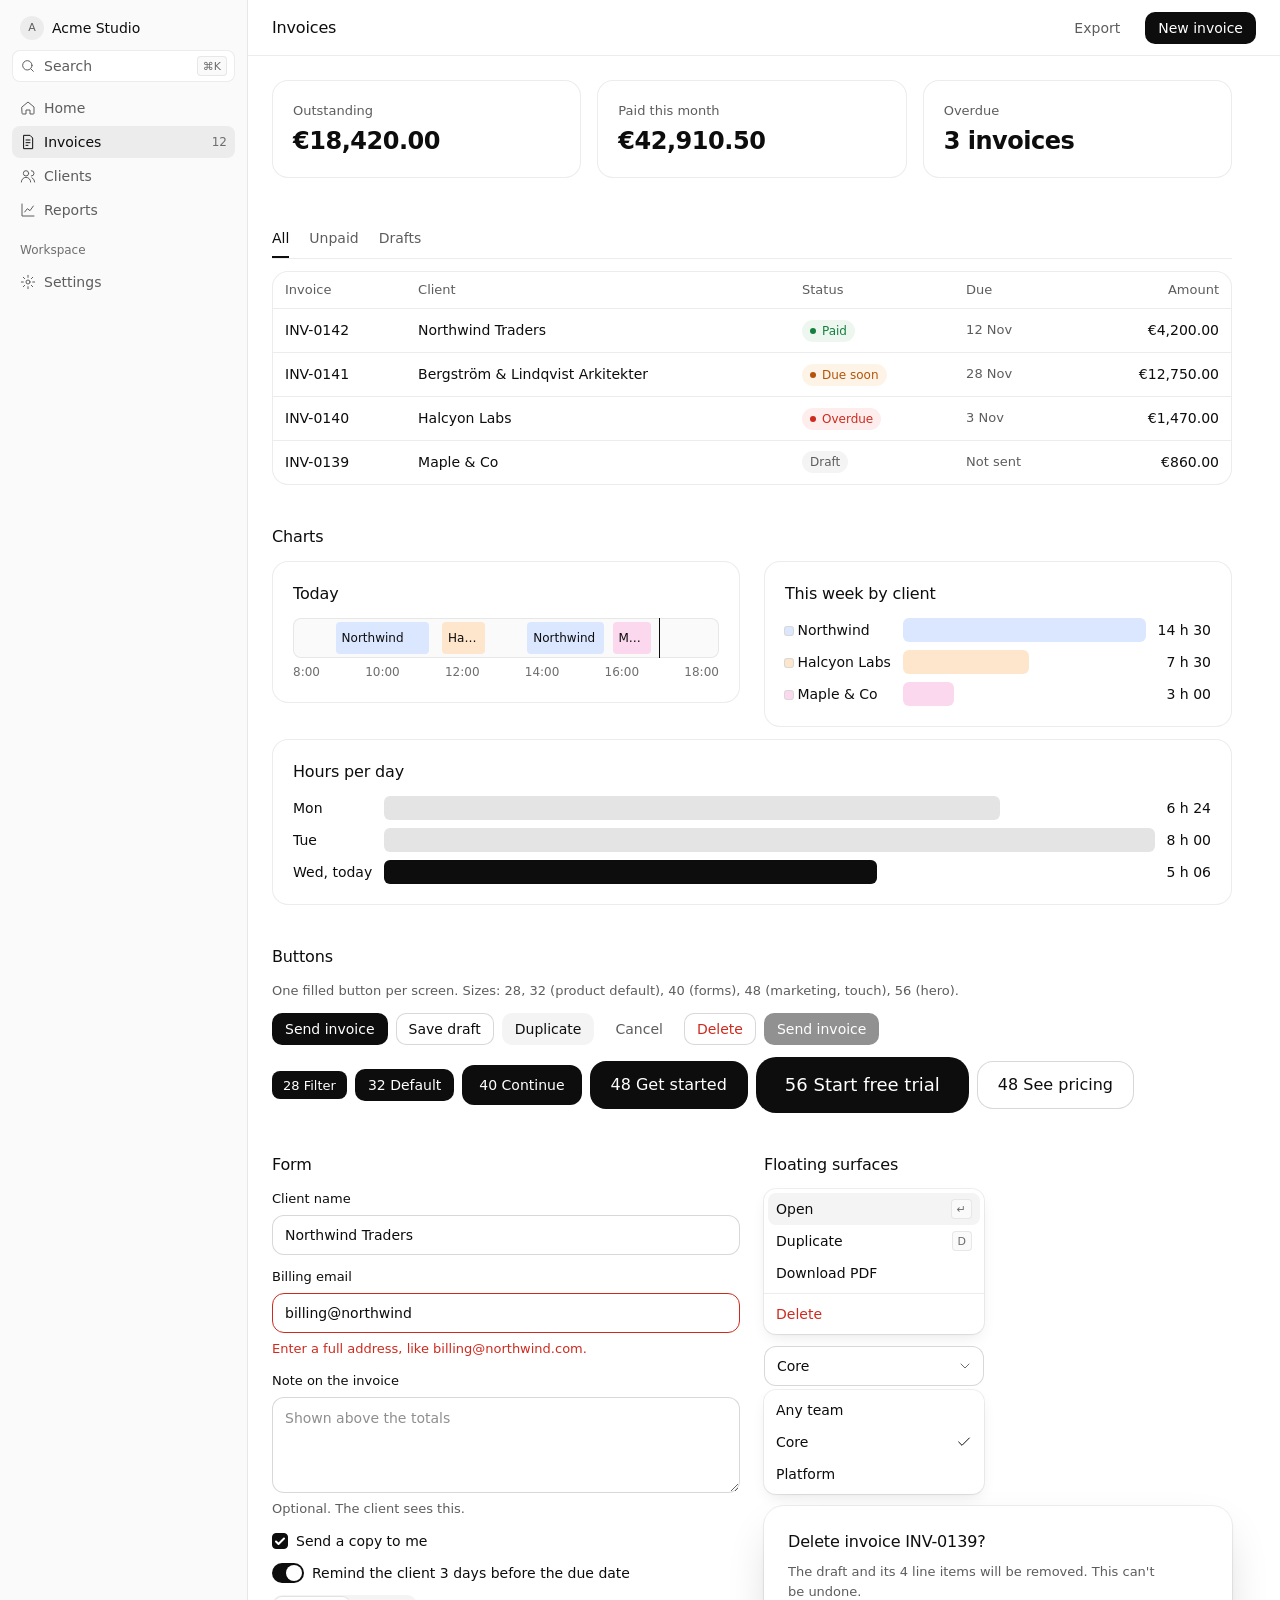
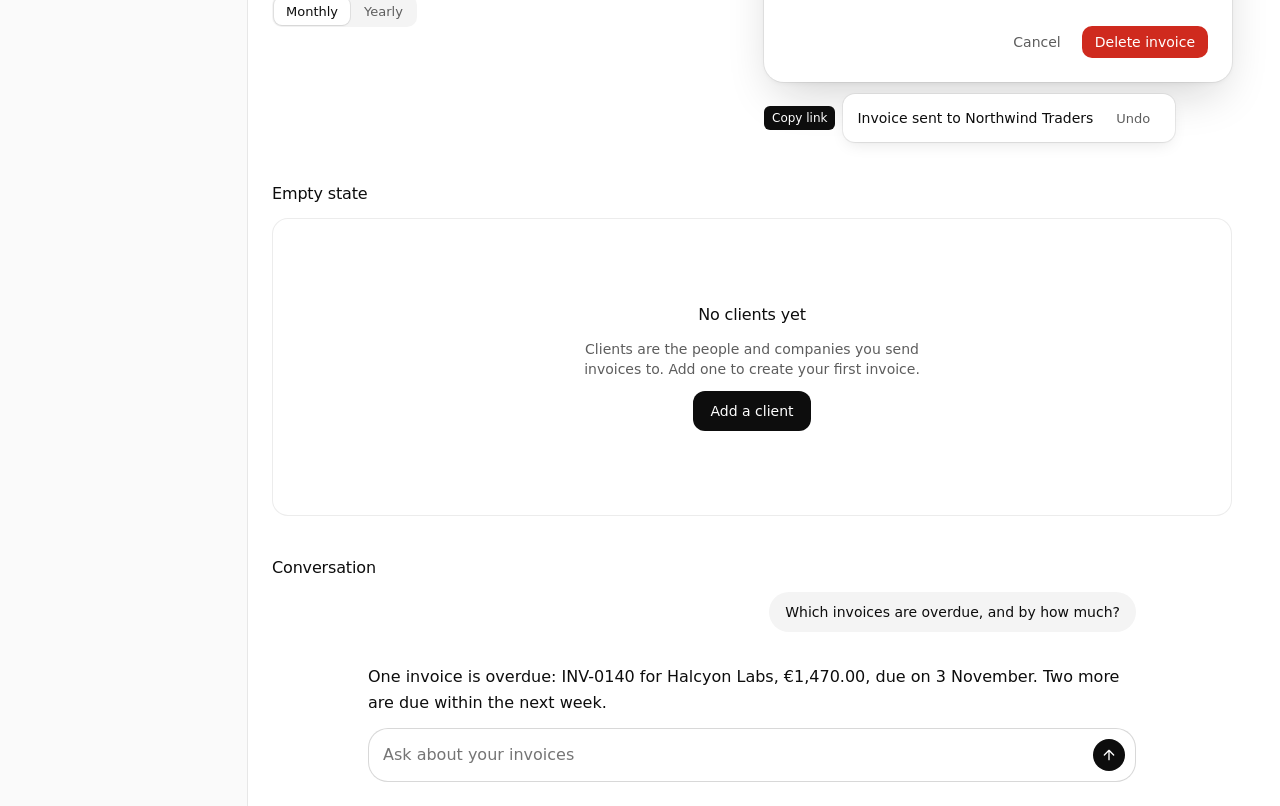
<file: skills/clear-ui/assets/components.html>
<!doctype html>
<html lang="en">
<head>
<meta charset="utf-8">
<meta name="viewport" content="width=device-width, initial-scale=1">
<title>clear-ui component reference</title>
<!-- Visual reference for Part 2 (UI). Open in a browser next to tokens.css.
     Add data-theme="dark" on <html> to see the dark theme. -->
<link rel="preconnect" href="https://rsms.me/">
<link rel="stylesheet" href="https://rsms.me/inter/inter.css">
<link rel="stylesheet" href="tokens.css">
<style>
  /* Page-only layout helpers; not part of the system. */
  .stack { display: grid; gap: var(--space-10); max-width: 960px; }
  .group { display: grid; gap: var(--space-3); }
  .inline { display: flex; flex-wrap: wrap; align-items: center; gap: var(--space-2); }
  .grid-3 { display: grid; grid-template-columns: repeat(3, minmax(0, 1fr)); gap: var(--space-4); }
  .grid-2 { display: grid; grid-template-columns: repeat(2, minmax(0, 1fr)); gap: var(--space-6); align-items: start; }
  .card.flush { padding: 0; overflow-x: auto; } /* a wide table scrolls inside its own card on phones */
  @media (max-width: 800px) { .shell { grid-template-columns: 1fr; } .sidebar { display: none; } .grid-3, .grid-2 { grid-template-columns: 1fr; } }
</style>
</head>
<body>
<div class="shell">

  <nav class="sidebar" aria-label="Main">
    <div class="nav-item" style="color:var(--text); font-weight:500"><span class="avatar">A</span> Acme Studio</div>
    <div class="nav-item" style="margin:4px 0 8px; background:var(--bg); box-shadow:inset 0 0 0 1px var(--border)">
      <svg viewBox="0 0 24 24" fill="none" stroke="currentColor" stroke-width="1.5" stroke-linecap="round"><circle cx="11" cy="11" r="7"/><path d="m20 20-3.5-3.5"/></svg>
      Search <span class="kbd" style="margin-left:auto">⌘K</span>
    </div>
    <a class="nav-item" href="#"><svg viewBox="0 0 24 24" fill="none" stroke="currentColor" stroke-width="1.5" stroke-linecap="round" stroke-linejoin="round"><path d="M3 10.5 12 3l9 7.5V20a1 1 0 0 1-1 1h-5v-6H9v6H4a1 1 0 0 1-1-1z"/></svg> Home</a>
    <a class="nav-item" href="#" aria-current="page"><svg viewBox="0 0 24 24" fill="none" stroke="currentColor" stroke-width="1.5" stroke-linecap="round" stroke-linejoin="round"><path d="M6 2h9l4 4v16H6z"/><path d="M9 9h6M9 13h6M9 17h3"/></svg> Invoices <span class="count">12</span></a>
    <a class="nav-item" href="#"><svg viewBox="0 0 24 24" fill="none" stroke="currentColor" stroke-width="1.5" stroke-linecap="round" stroke-linejoin="round"><circle cx="9" cy="8" r="4"/><path d="M2 21a7 7 0 0 1 14 0M17 4a4 4 0 0 1 0 8M22 21a7 7 0 0 0-4-6.3"/></svg> Clients</a>
    <a class="nav-item" href="#"><svg viewBox="0 0 24 24" fill="none" stroke="currentColor" stroke-width="1.5" stroke-linecap="round" stroke-linejoin="round"><path d="M3 3v18h18"/><path d="m7 15 4-5 4 3 5-7"/></svg> Reports</a>
    <div class="nav-label">Workspace</div>
    <a class="nav-item" href="#"><svg viewBox="0 0 24 24" fill="none" stroke="currentColor" stroke-width="1.5" stroke-linecap="round" stroke-linejoin="round"><circle cx="12" cy="12" r="3"/><path d="M12 2v3M12 19v3M2 12h3M19 12h3M4.9 4.9 7 7M17 17l2.1 2.1M4.9 19.1 7 17M17 7l2.1-2.1"/></svg> Settings</a>
  </nav>

  <main>
    <header class="topbar">
      <h1>Invoices</h1>
      <button class="btn btn-ghost">Export</button>
      <button class="btn">New invoice</button>
    </header>

    <div class="content">
      <div class="stack">

        <section class="group" aria-label="Summary">
          <div class="grid-3">
            <div class="card"><div class="stat-label">Outstanding</div><div class="stat-value">€18,420.00</div></div>
            <div class="card"><div class="stat-label">Paid this month</div><div class="stat-value">€42,910.50</div></div>
            <div class="card"><div class="stat-label">Overdue</div><div class="stat-value">3 invoices</div></div>
          </div>
        </section>

        <section class="group" aria-label="Invoice list">
          <div class="tabs" role="tablist">
            <button class="tab" role="tab" aria-selected="true">All</button>
            <button class="tab" role="tab" aria-selected="false">Unpaid</button>
            <button class="tab" role="tab" aria-selected="false">Drafts</button>
          </div>
          <div class="card flush">
            <table class="table">
              <thead><tr><th>Invoice</th><th>Client</th><th>Status</th><th>Due</th><th class="num">Amount</th></tr></thead>
              <tbody>
                <tr><td>INV-0142</td><td>Northwind Traders</td><td><span class="badge badge-dot badge-success">Paid</span></td><td class="t-small">12 Nov</td><td class="num">€4,200.00</td></tr>
                <tr><td>INV-0141</td><td>Bergström &amp; Lindqvist Arkitekter</td><td><span class="badge badge-dot badge-warning">Due soon</span></td><td class="t-small">28 Nov</td><td class="num">€12,750.00</td></tr>
                <tr><td>INV-0140</td><td>Halcyon Labs</td><td><span class="badge badge-dot badge-danger">Overdue</span></td><td class="t-small">3 Nov</td><td class="num">€1,470.00</td></tr>
                <tr><td>INV-0139</td><td>Maple &amp; Co</td><td><span class="badge">Draft</span></td><td class="t-small">Not sent</td><td class="num">€860.00</td></tr>
              </tbody>
            </table>
          </div>
        </section>

        <section class="group">
          <h2 class="t-heading">Charts</h2>
          <div class="grid-2">
            <div class="card">
              <h3 class="t-heading">Today</h3>
              <div class="timeline" style="margin-top:12px" role="img" aria-label="Today's work, 8:00 to 18:00">
                <div class="span data-1" style="left:10%; width:22%" title="Northwind, 9:00 to 11:12">Northwind</div>
                <div class="span data-2" style="left:35%; width:10%" title="Halcyon Labs, 11:30 to 12:30">Halcyon</div>
                <div class="span data-1" style="left:55%; width:18%" title="Northwind, 13:30 to 15:18">Northwind</div>
                <div class="span data-3" style="left:75%; width:9%" title="Maple &amp; Co, 15:30 to 16:24">Maple</div>
                <div class="now" style="left:86%"></div>
              </div>
              <div class="timeline-axis"><span>8:00</span><span>10:00</span><span>12:00</span><span>14:00</span><span>16:00</span><span>18:00</span></div>
            </div>
            <div class="card">
              <h3 class="t-heading">This week by client</h3>
              <div class="bar-list" style="margin-top:12px">
                <span><span class="swatch data-1"></span> Northwind</span><div><div class="bar data-1" style="width:100%"></div></div><span class="num">14 h 30</span>
                <span><span class="swatch data-2"></span> Halcyon Labs</span><div><div class="bar data-2" style="width:52%"></div></div><span class="num">7 h 30</span>
                <span><span class="swatch data-3"></span> Maple &amp; Co</span><div><div class="bar data-3" style="width:21%"></div></div><span class="num">3 h 00</span>
              </div>
            </div>
          </div>
          <div class="card">
            <h3 class="t-heading">Hours per day</h3>
            <div class="bar-list" style="margin-top:12px">
              <span>Mon</span><div><div class="bar" style="width:80%"></div></div><span class="num">6 h 24</span>
              <span>Tue</span><div><div class="bar" style="width:100%"></div></div><span class="num">8 h 00</span>
              <span>Wed, today</span><div><div class="bar data-ink" style="width:64%"></div></div><span class="num">5 h 06</span>
            </div>
          </div>
        </section>

        <section class="group">
          <h2 class="t-heading">Buttons</h2>
          <p class="t-small">One filled button per screen. Sizes: 28, 32 (product default), 40 (forms), 48 (marketing, touch), 56 (hero).</p>
          <div class="inline">
            <button class="btn">Send invoice</button>
            <button class="btn btn-secondary">Save draft</button>
            <button class="btn btn-soft">Duplicate</button>
            <button class="btn btn-ghost">Cancel</button>
            <button class="btn btn-danger">Delete</button>
            <button class="btn" disabled>Send invoice</button>
          </div>
          <div class="inline">
            <button class="btn btn-xs">28 Filter</button>
            <button class="btn">32 Default</button>
            <button class="btn btn-md">40 Continue</button>
            <button class="btn btn-lg">48 Get started</button>
            <button class="btn btn-xl">56 Start free trial</button>
            <button class="btn btn-secondary btn-lg">48 See pricing</button>
          </div>
        </section>

        <section class="grid-2">
          <div class="group">
            <h2 class="t-heading">Form</h2>
            <div class="field">
              <label class="label" for="client">Client name</label>
              <input class="input" id="client" value="Northwind Traders">
            </div>
            <div class="field">
              <label class="label" for="email">Billing email</label>
              <input class="input" id="email" aria-invalid="true" value="billing@northwind" aria-describedby="email-err">
              <span class="hint error" id="email-err">Enter a full address, like billing@northwind.com.</span>
            </div>
            <div class="field">
              <label class="label" for="note">Note on the invoice</label>
              <textarea class="textarea" id="note" placeholder="Shown above the totals"></textarea>
              <span class="hint">Optional. The client sees this.</span>
            </div>
            <label class="inline"><input type="checkbox" class="checkbox" checked> Send a copy to me</label>
            <label class="inline"><input type="checkbox" class="switch" checked> Remind the client 3 days before the due date</label>
            <div class="inline">
              <div class="segmented"><button aria-pressed="true">Monthly</button><button aria-pressed="false">Yearly</button></div>
            </div>
          </div>

          <div class="group">
            <h2 class="t-heading">Floating surfaces</h2>
            <div class="menu" style="width:220px">
              <div class="menu-item" data-active>Open <span class="kbd">↵</span></div>
              <div class="menu-item">Duplicate <span class="kbd">D</span></div>
              <div class="menu-item">Download PDF</div>
              <div class="menu-sep"></div>
              <div class="menu-item" style="color:var(--danger)">Delete</div>
            </div>
            <div>
              <button class="select" aria-haspopup="menu" aria-label="Team: Core" style="width:220px">Core</button>
              <div class="menu" role="menu" aria-label="Team" style="width:220px;margin-top:4px">
                <button class="menu-item" role="menuitemradio" aria-checked="false">Any team<svg class="tick" viewBox="0 0 24 24" fill="none" stroke="currentColor" stroke-width="1.5" stroke-linecap="round" stroke-linejoin="round"><path d="M20 6 9 17l-5-5"/></svg></button>
                <button class="menu-item" role="menuitemradio" aria-checked="true">Core<svg class="tick" viewBox="0 0 24 24" fill="none" stroke="currentColor" stroke-width="1.5" stroke-linecap="round" stroke-linejoin="round"><path d="M20 6 9 17l-5-5"/></svg></button>
                <button class="menu-item" role="menuitemradio" aria-checked="false">Platform<svg class="tick" viewBox="0 0 24 24" fill="none" stroke="currentColor" stroke-width="1.5" stroke-linecap="round" stroke-linejoin="round"><path d="M20 6 9 17l-5-5"/></svg></button>
              </div>
            </div>
            <div class="dialog" style="width:100%">
              <h3 class="t-heading">Delete invoice INV-0139?</h3>
              <p class="t-small" style="margin-top:8px">The draft and its 4 line items will be removed. This can't be undone.</p>
              <div class="dialog-actions">
                <button class="btn btn-ghost">Cancel</button>
                <button class="btn btn-danger-solid">Delete invoice</button>
              </div>
            </div>
            <div class="inline">
              <span class="tooltip">Copy link</span>
              <div class="toast">Invoice sent to Northwind Traders <button class="btn btn-ghost btn-xs">Undo</button></div>
            </div>
          </div>
        </section>

        <section class="group">
          <h2 class="t-heading">Empty state</h2>
          <div class="card">
            <div class="empty">
              <h3 class="t-heading">No clients yet</h3>
              <p>Clients are the people and companies you send invoices to. Add one to create your first invoice.</p>
              <button class="btn btn-md">Add a client</button>
            </div>
          </div>
        </section>

        <section class="group">
          <h2 class="t-heading">Conversation</h2>
          <div class="thread">
            <div class="msg-user">Which invoices are overdue, and by how much?</div>
            <div class="msg-assistant">One invoice is overdue: INV-0140 for Halcyon Labs, €1,470.00, due on 3 November. Two more are due within the next week.</div>
          </div>
          <div class="composer">
            <textarea rows="1" placeholder="Ask about your invoices"></textarea>
            <button class="btn btn-icon" aria-label="Send">
              <svg viewBox="0 0 24 24" fill="none" stroke="currentColor" stroke-width="2" stroke-linecap="round" stroke-linejoin="round"><path d="M12 19V5M5 12l7-7 7 7"/></svg>
            </button>
          </div>
        </section>

      </div>
    </div>
  </main>
</div>
</body>
</html>
</file>
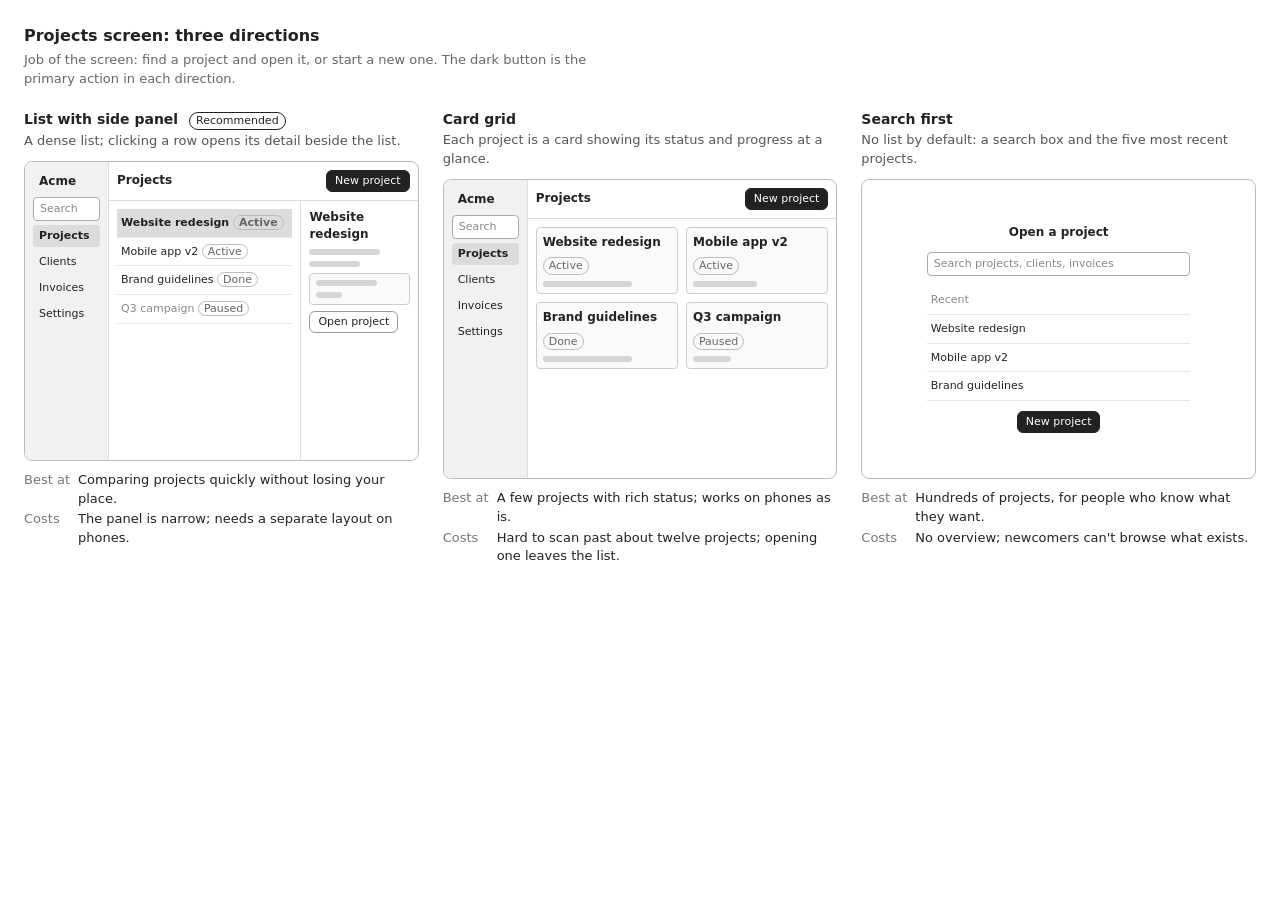
<file: skills/clear-ui/assets/wireframe.html>
<!doctype html>
<html lang="en">
<head>
<meta charset="utf-8">
<meta name="viewport" content="width=device-width, initial-scale=1">
<title>UX directions</title>
<!--
  Grayscale wireframe kit for Part 1 (UX). Copy this file, keep the <style>, and replace the three
  directions with the real screen. Building blocks:
    .frame            one screen (add .phone for a narrow one)
    .row / .col       flex containers; .grow fills remaining space
    .side             sidebar column        .top   title/toolbar row
    .box              generic region        .line  a line of text (.w30 .w50 .w70 set its width)
    .item             nav or list row       .item.on  the selected one
    .btn              secondary action      .btn.primary  THE primary action of the screen
    .field            input                 .tag   small label
    .bars             name / bar / number rows: <span>Name</span><i style="width:60%"></i><span>3 h</span>
    .tl               timeline track; each <i style="left:10%; width:20%"> is one interval, to scale
    .cols             column chart: <i style="height:40%"></i>, add class="on" to the current one
  Where a direction shows data, draw it with these instead of a box named "chart".
  Write real labels inside the blocks. No colour: that is Part 2.
-->
<style>
  * { box-sizing: border-box; margin: 0; }
  body { font: 13px/1.45 system-ui, sans-serif; color: #222; background: #fff; padding: 24px; }
  h1 { font-size: 16px; font-weight: 600; margin-bottom: 4px; }
  .lede { color: #666; margin-bottom: 20px; max-width: 70ch; }
  .directions { display: grid; grid-template-columns: repeat(auto-fit, minmax(300px, 1fr)); gap: 24px; }
  .direction h2 { font-size: 14px; font-weight: 600; }
  .direction .idea { color: #555; margin: 2px 0 10px; }
  .direction dl { margin-top: 10px; display: grid; grid-template-columns: auto 1fr; gap: 2px 8px; }
  .direction dt { color: #777; }
  .pick { display: inline-block; margin-left: 6px; padding: 0 6px; border: 1px solid #222; border-radius: 99px; font-size: 11px; font-weight: 500; }

  .frame { border: 1px solid #bbb; border-radius: 8px; height: 300px; overflow: hidden; display: flex; background: #fff; font-size: 11px; }
  .frame.phone { width: 190px; height: 340px; flex-direction: column; }
  .row { display: flex; gap: 6px; align-items: center; }
  .col { display: flex; flex-direction: column; gap: 6px; }
  .grow { flex: 1; min-width: 0; }
  .pad { padding: 8px; }
  .side { width: 84px; background: #f1f1f1; border-right: 1px solid #ddd; padding: 8px; display: flex; flex-direction: column; gap: 4px; }
  .top { padding: 8px; border-bottom: 1px solid #ddd; display: flex; align-items: center; gap: 6px; }
  .box { border: 1px solid #ccc; border-radius: 4px; padding: 6px; background: #fafafa; }
  .line { height: 6px; border-radius: 3px; background: #d5d5d5; }
  .w30 { width: 30%; } .w50 { width: 50%; } .w70 { width: 70%; }
  .item { padding: 3px 6px; border-radius: 4px; white-space: nowrap; overflow: hidden; text-overflow: ellipsis; }
  .item.on { background: #dcdcdc; font-weight: 600; }
  .list .item { border-bottom: 1px solid #e6e6e6; border-radius: 0; padding: 6px 4px; }
  .btn { border: 1px solid #999; border-radius: 6px; padding: 2px 8px; white-space: nowrap; background: #fff; }
  .btn.primary { background: #222; border-color: #222; color: #fff; }
  .field { border: 1px solid #aaa; border-radius: 4px; padding: 3px 6px; color: #888; background: #fff; }
  .tag { border: 1px solid #bbb; border-radius: 99px; padding: 0 5px; color: #666; }
  .bars { display: grid; grid-template-columns: max-content 1fr max-content; gap: 4px 6px; align-items: center; }
  .bars i { height: 8px; border-radius: 2px; background: #bbb; }
  .tl { position: relative; height: 18px; border: 1px solid #ddd; border-radius: 4px; background: #f6f6f6; }
  .tl i { position: absolute; top: 2px; bottom: 2px; border-radius: 2px; background: #aaa; }
  .cols { display: flex; align-items: flex-end; gap: 4px; height: 56px; border-bottom: 1px solid #bbb; }
  .cols i { flex: 1; border-radius: 2px 2px 0 0; background: #ccc; }
  .cols i.on { background: #222; }
  .muted { color: #888; }
  .title { font-weight: 600; font-size: 12px; }
</style>
</head>
<body>

<h1>Projects screen: three directions</h1>
<p class="lede">Job of the screen: find a project and open it, or start a new one. The dark button is the primary action in each direction.</p>

<div class="directions">

  <section class="direction">
    <h2>List with side panel <span class="pick">Recommended</span></h2>
    <p class="idea">A dense list; clicking a row opens its detail beside the list.</p>
    <div class="frame">
      <div class="side">
        <div class="item title">Acme</div>
        <div class="field">Search</div>
        <div class="item on">Projects</div>
        <div class="item">Clients</div>
        <div class="item">Invoices</div>
        <div class="item">Settings</div>
      </div>
      <div class="col grow" style="gap:0">
        <div class="top"><span class="title grow">Projects</span><span class="btn primary">New project</span></div>
        <div class="row grow" style="align-items:stretch; gap:0">
          <div class="list grow pad">
            <div class="item on">Website redesign <span class="tag">Active</span></div>
            <div class="item">Mobile app v2 <span class="tag">Active</span></div>
            <div class="item">Brand guidelines <span class="tag">Done</span></div>
            <div class="item muted">Q3 campaign <span class="tag">Paused</span></div>
          </div>
          <div class="col pad" style="width:38%; border-left:1px solid #ddd">
            <span class="title">Website redesign</span>
            <div class="line w70"></div><div class="line w50"></div>
            <div class="box col"><div class="line w70"></div><div class="line w30"></div></div>
            <span class="btn" style="align-self:flex-start">Open project</span>
          </div>
        </div>
      </div>
    </div>
    <dl>
      <dt>Best at</dt><dd>Comparing projects quickly without losing your place.</dd>
      <dt>Costs</dt><dd>The panel is narrow; needs a separate layout on phones.</dd>
    </dl>
  </section>

  <section class="direction">
    <h2>Card grid</h2>
    <p class="idea">Each project is a card showing its status and progress at a glance.</p>
    <div class="frame">
      <div class="side">
        <div class="item title">Acme</div>
        <div class="field">Search</div>
        <div class="item on">Projects</div>
        <div class="item">Clients</div>
        <div class="item">Invoices</div>
        <div class="item">Settings</div>
      </div>
      <div class="col grow" style="gap:0">
        <div class="top"><span class="title grow">Projects</span><span class="btn primary">New project</span></div>
        <div class="pad" style="display:grid; grid-template-columns:1fr 1fr; gap:8px">
          <div class="box col"><span class="title">Website redesign</span><span class="tag" style="align-self:flex-start">Active</span><div class="line w70"></div></div>
          <div class="box col"><span class="title">Mobile app v2</span><span class="tag" style="align-self:flex-start">Active</span><div class="line w50"></div></div>
          <div class="box col"><span class="title">Brand guidelines</span><span class="tag" style="align-self:flex-start">Done</span><div class="line w70"></div></div>
          <div class="box col"><span class="title">Q3 campaign</span><span class="tag" style="align-self:flex-start">Paused</span><div class="line w30"></div></div>
        </div>
      </div>
    </div>
    <dl>
      <dt>Best at</dt><dd>A few projects with rich status; works on phones as is.</dd>
      <dt>Costs</dt><dd>Hard to scan past about twelve projects; opening one leaves the list.</dd>
    </dl>
  </section>

  <section class="direction">
    <h2>Search first</h2>
    <p class="idea">No list by default: a search box and the five most recent projects.</p>
    <div class="frame">
      <div class="col grow pad" style="align-items:center; justify-content:center; gap:10px">
        <span class="title">Open a project</span>
        <div class="field" style="width:70%">Search projects, clients, invoices</div>
        <div class="list" style="width:70%">
          <div class="item muted">Recent</div>
          <div class="item">Website redesign</div>
          <div class="item">Mobile app v2</div>
          <div class="item">Brand guidelines</div>
        </div>
        <span class="btn primary">New project</span>
      </div>
    </div>
    <dl>
      <dt>Best at</dt><dd>Hundreds of projects, for people who know what they want.</dd>
      <dt>Costs</dt><dd>No overview; newcomers can't browse what exists.</dd>
    </dl>
  </section>

</div>
</body>
</html>
</file>
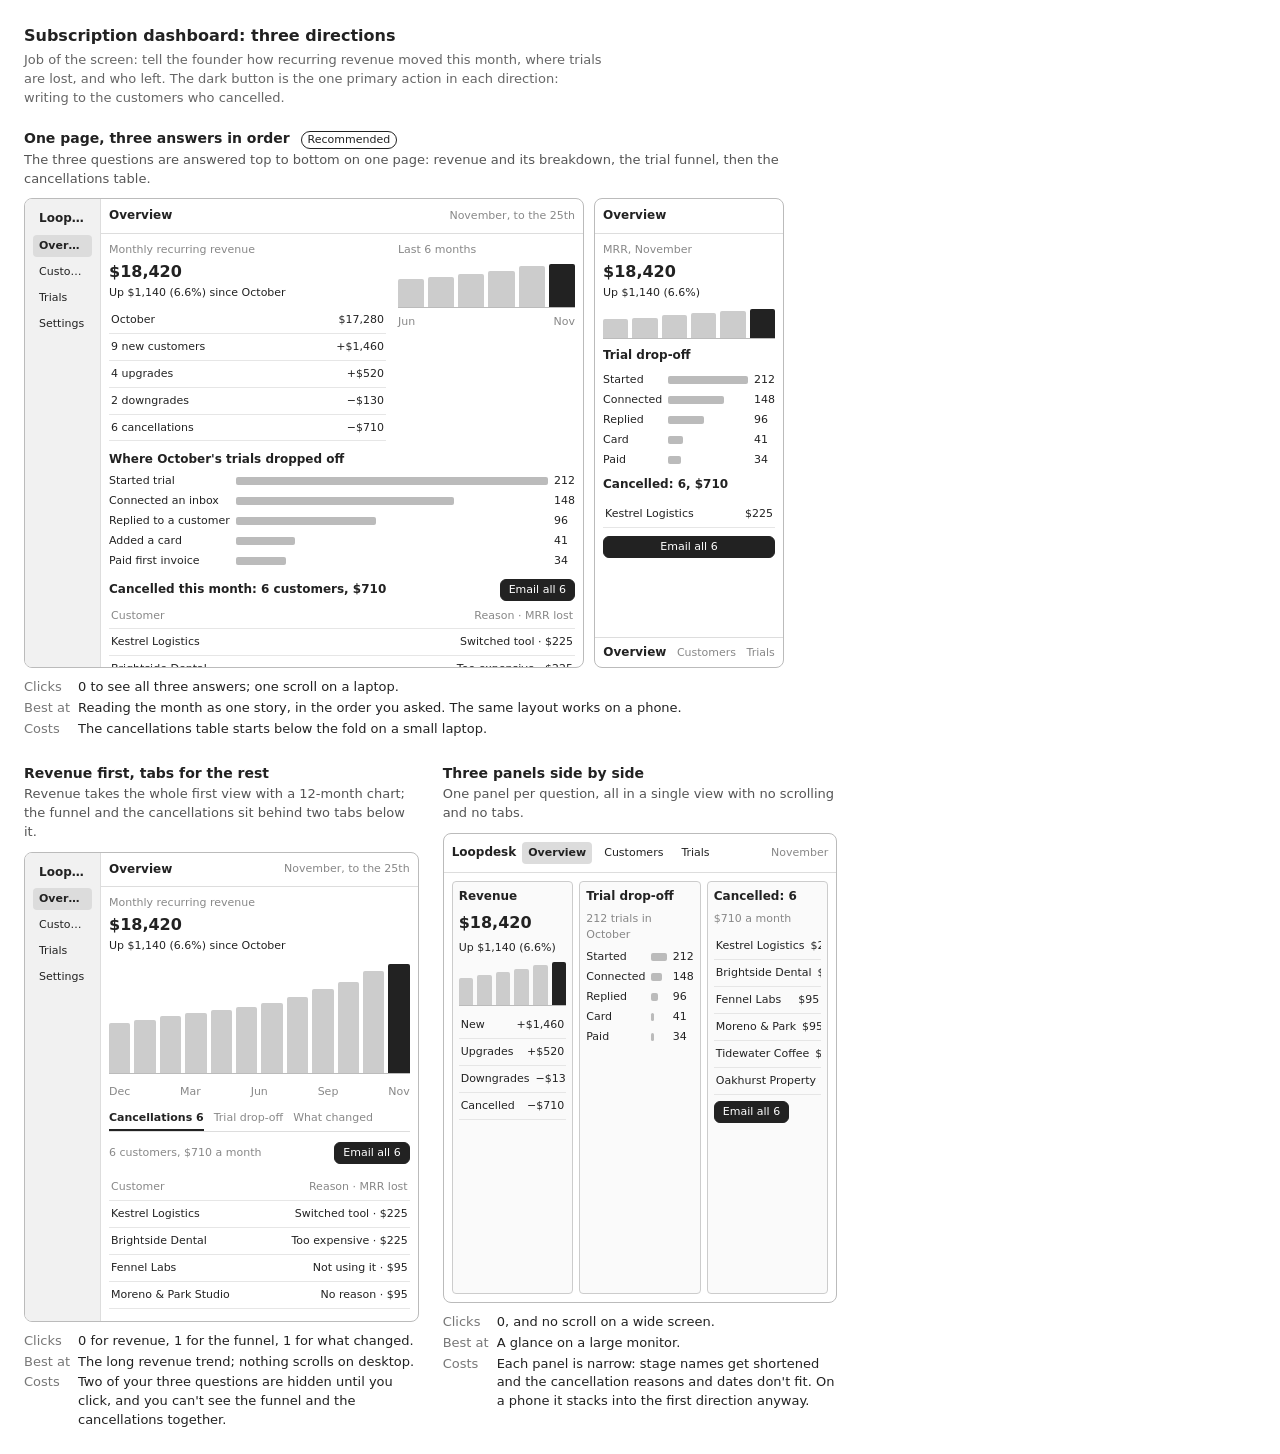
<file: benchmark/2-dashboard/runs/clear-ui/first-reply.html>
<!doctype html>
<html lang="en">
<head>
<meta charset="utf-8">
<meta name="viewport" content="width=device-width, initial-scale=1">
<title>Subscription dashboard: three directions</title>
<style>
  * { box-sizing: border-box; margin: 0; }
  body { font: 13px/1.45 system-ui, sans-serif; color: #222; background: #fff; padding: 24px; }
  h1 { font-size: 16px; font-weight: 600; margin-bottom: 4px; }
  .lede { color: #666; margin-bottom: 20px; max-width: 70ch; }
  .directions { display: grid; grid-template-columns: repeat(auto-fit, minmax(340px, 1fr)); gap: 24px; }
  .direction h2 { font-size: 14px; font-weight: 600; }
  .direction .idea { color: #555; margin: 2px 0 10px; }
  .direction dl { margin-top: 10px; display: grid; grid-template-columns: auto 1fr; gap: 2px 8px; }
  .direction dt { color: #777; }
  .pick { display: inline-block; margin-left: 6px; padding: 0 6px; border: 1px solid #222; border-radius: 99px; font-size: 11px; font-weight: 500; }

  .frame { border: 1px solid #bbb; border-radius: 8px; height: 470px; overflow: hidden; display: flex; background: #fff; font-size: 11px; }
  .frame.phone { width: 190px; flex-direction: column; }
  .row { display: flex; gap: 6px; align-items: center; }
  .col { display: flex; flex-direction: column; gap: 6px; }
  .grow { flex: 1; min-width: 0; }
  .pad { padding: 8px; }
  .side { width: 76px; background: #f1f1f1; border-right: 1px solid #ddd; padding: 8px; display: flex; flex-direction: column; gap: 4px; }
  .top { padding: 8px; border-bottom: 1px solid #ddd; display: flex; align-items: center; gap: 6px; }
  .box { border: 1px solid #ccc; border-radius: 4px; padding: 6px; background: #fafafa; }
  .item { padding: 3px 6px; border-radius: 4px; white-space: nowrap; overflow: hidden; text-overflow: ellipsis; }
  .item.on { background: #dcdcdc; font-weight: 600; }
  .list .item { border-bottom: 1px solid #e6e6e6; border-radius: 0; padding: 5px 2px; display: flex; gap: 6px; }
  .btn { border: 1px solid #999; border-radius: 6px; padding: 2px 8px; white-space: nowrap; background: #fff; }
  .btn.primary { background: #222; border-color: #222; color: #fff; }
  .bars { display: grid; grid-template-columns: max-content 1fr max-content; gap: 4px 6px; align-items: center; }
  .bars i { height: 8px; border-radius: 2px; background: #bbb; }
  .cols { display: flex; align-items: flex-end; gap: 4px; height: 44px; border-bottom: 1px solid #bbb; }
  .cols i { flex: 1; border-radius: 2px 2px 0 0; background: #ccc; }
  .cols i.on { background: #222; }
  .muted { color: #888; }
  .title { font-weight: 600; font-size: 12px; }
  .big { font-weight: 600; font-size: 16px; }
  .tabs { display: flex; gap: 10px; border-bottom: 1px solid #ddd; }
  .tabs span { padding-bottom: 3px; color: #888; }
  .tabs .on { color: #222; font-weight: 600; border-bottom: 2px solid #222; }
  .r { margin-left: auto; }
</style>
</head>
<body>

<h1>Subscription dashboard: three directions</h1>
<p class="lede">Job of the screen: tell the founder how recurring revenue moved this month, where trials are lost, and who left. The dark button is the one primary action in each direction: writing to the customers who cancelled.</p>

<div class="directions">

  <section class="direction" style="grid-column:1/-1; max-width:760px">
    <h2>One page, three answers in order <span class="pick">Recommended</span></h2>
    <p class="idea">The three questions are answered top to bottom on one page: revenue and its breakdown, the trial funnel, then the cancellations table.</p>
    <div class="row" style="align-items:flex-start; gap:10px">
    <div class="frame grow">
      <div class="side">
        <div class="item title">Loopdesk</div>
        <div class="item on">Overview</div>
        <div class="item">Customers</div>
        <div class="item">Trials</div>
        <div class="item">Settings</div>
      </div>
      <div class="col grow" style="gap:0">
        <div class="top"><span class="title grow">Overview</span><span class="muted">November, to the 25th</span></div>
        <div class="col pad" style="gap:10px">
          <div class="row" style="align-items:flex-start; gap:12px">
            <div class="col grow" style="gap:2px">
              <span class="muted">Monthly recurring revenue</span>
              <span class="big">$18,420</span>
              <span>Up $1,140 (6.6%) since October</span>
              <div class="list" style="margin-top:4px">
                <div class="item">October <span class="r">$17,280</span></div>
                <div class="item">9 new customers <span class="r">+$1,460</span></div>
                <div class="item">4 upgrades <span class="r">+$520</span></div>
                <div class="item">2 downgrades <span class="r">−$130</span></div>
                <div class="item">6 cancellations <span class="r">−$710</span></div>
              </div>
            </div>
            <div class="col" style="width:38%">
              <span class="muted">Last 6 months</span>
              <div class="cols"><i style="height:64%"></i><i style="height:70%"></i><i style="height:77%"></i><i style="height:84%"></i><i style="height:94%"></i><i class="on" style="height:100%"></i></div>
              <div class="row muted" style="justify-content:space-between"><span>Jun</span><span>Nov</span></div>
            </div>
          </div>
          <div class="col" style="gap:4px">
            <span class="title">Where October's trials dropped off</span>
            <div class="bars">
              <span>Started trial</span><i style="width:100%"></i><span>212</span>
              <span>Connected an inbox</span><i style="width:70%"></i><span>148</span>
              <span>Replied to a customer</span><i style="width:45%"></i><span>96</span>
              <span>Added a card</span><i style="width:19%"></i><span>41</span>
              <span>Paid first invoice</span><i style="width:16%"></i><span>34</span>
            </div>
          </div>
          <div class="col" style="gap:2px">
            <div class="row"><span class="title grow">Cancelled this month: 6 customers, $710</span><span class="btn primary">Email all 6</span></div>
            <div class="list">
              <div class="item muted">Customer <span class="r">Reason · MRR lost</span></div>
              <div class="item">Kestrel Logistics <span class="r">Switched tool · $225</span></div>
              <div class="item">Brightside Dental <span class="r">Too expensive · $225</span></div>
            </div>
          </div>
        </div>
      </div>
    </div>
    <div class="frame phone">
      <div class="top"><span class="title grow">Overview</span></div>
      <div class="col pad grow" style="gap:8px">
        <div class="col" style="gap:2px"><span class="muted">MRR, November</span><span class="big">$18,420</span><span>Up $1,140 (6.6%)</span></div>
        <div class="cols" style="height:30px"><i style="height:64%"></i><i style="height:70%"></i><i style="height:77%"></i><i style="height:84%"></i><i style="height:94%"></i><i class="on" style="height:100%"></i></div>
        <span class="title">Trial drop-off</span>
        <div class="bars"><span>Started</span><i style="width:100%"></i><span>212</span><span>Connected</span><i style="width:70%"></i><span>148</span><span>Replied</span><i style="width:45%"></i><span>96</span><span>Card</span><i style="width:19%"></i><span>41</span><span>Paid</span><i style="width:16%"></i><span>34</span></div>
        <span class="title">Cancelled: 6, $710</span>
        <div class="list"><div class="item">Kestrel Logistics <span class="r">$225</span></div></div>
        <span class="btn primary" style="text-align:center">Email all 6</span>
      </div>
      <div class="row" style="border-top:1px solid #ddd; padding:6px; justify-content:space-around"><span class="title">Overview</span><span class="muted">Customers</span><span class="muted">Trials</span></div>
    </div>
    </div>
    <dl>
      <dt>Clicks</dt><dd>0 to see all three answers; one scroll on a laptop.</dd>
      <dt>Best at</dt><dd>Reading the month as one story, in the order you asked. The same layout works on a phone.</dd>
      <dt>Costs</dt><dd>The cancellations table starts below the fold on a small laptop.</dd>
    </dl>
  </section>

  <section class="direction">
    <h2>Revenue first, tabs for the rest</h2>
    <p class="idea">Revenue takes the whole first view with a 12-month chart; the funnel and the cancellations sit behind two tabs below it.</p>
    <div class="frame">
      <div class="side">
        <div class="item title">Loopdesk</div>
        <div class="item on">Overview</div>
        <div class="item">Customers</div>
        <div class="item">Trials</div>
        <div class="item">Settings</div>
      </div>
      <div class="col grow" style="gap:0">
        <div class="top"><span class="title grow">Overview</span><span class="muted">November, to the 25th</span></div>
        <div class="col pad" style="gap:10px">
          <div class="col" style="gap:2px"><span class="muted">Monthly recurring revenue</span><span class="big">$18,420</span><span>Up $1,140 (6.6%) since October</span></div>
          <div class="cols" style="height:110px"><i style="height:46%"></i><i style="height:49%"></i><i style="height:52%"></i><i style="height:55%"></i><i style="height:58%"></i><i style="height:61%"></i><i style="height:64%"></i><i style="height:70%"></i><i style="height:77%"></i><i style="height:84%"></i><i style="height:94%"></i><i class="on" style="height:100%"></i></div>
          <div class="row muted" style="justify-content:space-between"><span>Dec</span><span>Mar</span><span>Jun</span><span>Sep</span><span>Nov</span></div>
          <div class="tabs"><span class="on">Cancellations 6</span><span>Trial drop-off</span><span>What changed</span></div>
          <div class="row"><span class="grow muted">6 customers, $710 a month</span><span class="btn primary">Email all 6</span></div>
          <div class="list">
            <div class="item muted">Customer <span class="r">Reason · MRR lost</span></div>
            <div class="item">Kestrel Logistics <span class="r">Switched tool · $225</span></div>
            <div class="item">Brightside Dental <span class="r">Too expensive · $225</span></div>
            <div class="item">Fennel Labs <span class="r">Not using it · $95</span></div>
            <div class="item">Moreno &amp; Park Studio <span class="r">No reason · $95</span></div>
          </div>
        </div>
      </div>
    </div>
    <dl>
      <dt>Clicks</dt><dd>0 for revenue, 1 for the funnel, 1 for what changed.</dd>
      <dt>Best at</dt><dd>The long revenue trend; nothing scrolls on desktop.</dd>
      <dt>Costs</dt><dd>Two of your three questions are hidden until you click, and you can't see the funnel and the cancellations together.</dd>
    </dl>
  </section>

  <section class="direction">
    <h2>Three panels side by side</h2>
    <p class="idea">One panel per question, all in a single view with no scrolling and no tabs.</p>
    <div class="frame">
      <div class="col grow" style="gap:0">
        <div class="top"><span class="title">Loopdesk</span><span class="item on">Overview</span><span class="item">Customers</span><span class="item">Trials</span><span class="grow"></span><span class="muted">November</span></div>
        <div class="row pad grow" style="align-items:stretch">
          <div class="box col grow">
            <span class="title">Revenue</span>
            <span class="big">$18,420</span>
            <span>Up $1,140 (6.6%)</span>
            <div class="cols"><i style="height:64%"></i><i style="height:70%"></i><i style="height:77%"></i><i style="height:84%"></i><i style="height:94%"></i><i class="on" style="height:100%"></i></div>
            <div class="list">
              <div class="item">New <span class="r">+$1,460</span></div>
              <div class="item">Upgrades <span class="r">+$520</span></div>
              <div class="item">Downgrades <span class="r">−$130</span></div>
              <div class="item">Cancelled <span class="r">−$710</span></div>
            </div>
          </div>
          <div class="box col grow">
            <span class="title">Trial drop-off</span>
            <span class="muted">212 trials in October</span>
            <div class="bars">
              <span>Started</span><i style="width:100%"></i><span>212</span>
              <span>Connected</span><i style="width:70%"></i><span>148</span>
              <span>Replied</span><i style="width:45%"></i><span>96</span>
              <span>Card</span><i style="width:19%"></i><span>41</span>
              <span>Paid</span><i style="width:16%"></i><span>34</span>
            </div>
          </div>
          <div class="box col grow">
            <span class="title">Cancelled: 6</span>
            <span class="muted">$710 a month</span>
            <div class="list">
              <div class="item">Kestrel Logistics <span class="r">$225</span></div>
              <div class="item">Brightside Dental <span class="r">$225</span></div>
              <div class="item">Fennel Labs <span class="r">$95</span></div>
              <div class="item">Moreno &amp; Park <span class="r">$95</span></div>
              <div class="item">Tidewater Coffee <span class="r">$35</span></div>
              <div class="item">Oakhurst Property <span class="r">$35</span></div>
            </div>
            <span class="btn primary" style="align-self:flex-start">Email all 6</span>
          </div>
        </div>
      </div>
    </div>
    <dl>
      <dt>Clicks</dt><dd>0, and no scroll on a wide screen.</dd>
      <dt>Best at</dt><dd>A glance on a large monitor.</dd>
      <dt>Costs</dt><dd>Each panel is narrow: stage names get shortened and the cancellation reasons and dates don't fit. On a phone it stacks into the first direction anyway.</dd>
    </dl>
  </section>

</div>
</body>
</html>
</file>
<file: skills/clear-ui/assets/tokens.css>
/*
  clear-ui tokens and base components.
  Copy the :root blocks into any project; the component classes below are a reference
  implementation (plain CSS) to copy or to translate into the project's own component system.
  Dark mode: follows the OS, and can be forced with data-theme="dark" / "light" on <html>.
*/

:root {
  color-scheme: light;

  /* Surfaces */
  --bg: #ffffff;            /* page */
  --bg-subtle: #fafafa;     /* sidebar, alternate section */
  --bg-soft: #f4f4f4;       /* hover, selected row, soft button, user chat bubble */
  --bg-soft-hover: #ececec;
  --bg-raised: #ffffff;     /* menus, dialogs, inputs */

  /* Ink and text. #0d0d0d instead of #000: pure black vibrates on white. */
  --ink: #0d0d0d;
  --ink-hover: #303030;     /* primary button hover goes lighter */
  --ink-active: #414141;
  --on-ink: #ffffff;
  --text: #0d0d0d;
  --text-2: #5d5d5d;        /* secondary: descriptions, column headers (6.6:1) */
  --text-3: #6e6e6e;        /* tertiary: meta, timestamps (5.1:1 on white, 4.6:1 on --bg-soft) */
  --text-placeholder: #8f8f8f; /* placeholders and disabled only */

  /* Borders are ink at low opacity, so they sit correctly on any surface. */
  --border: rgba(13, 13, 13, 0.08);        /* dividers, cards */
  --border-strong: rgba(13, 13, 13, 0.16); /* inputs, outlined buttons */
  --ring: rgba(13, 13, 13, 0.12);          /* soft halo behind a focused input */
  --focus: #0d0d0d;                        /* keyboard focus outline */

  /* Status: the only hues in the system. Text colours pass 4.5:1 on white. */
  --success: #15803d;  --success-soft: #edf7f0;
  --warning: #b45309;  --warning-soft: #fdf4e7;
  --danger:  #cf2a1e;  --danger-soft:  #fdeeed;  --on-danger: #ffffff;
  --info:    #2563eb;  --info-soft:    #edf2fe;

  /* Chart marks only. Neutral by default; tints when categories must be told apart. */
  --data-neutral: #e4e4e4;
  --data-1: #dbe7fe;  --data-2: #fde6cc;  --data-3: #fbd8ee;  --data-4: #e5dcfb;  --data-5: #cdf0dc;

  /* Shadows: floating surfaces only. A 1px ring plus a tight drop. */
  --shadow-float: 0 0 0 1px rgba(13, 13, 13, 0.06), 0 1px 2px rgba(13, 13, 13, 0.04), 0 6px 16px -4px rgba(13, 13, 13, 0.10);
  --shadow-dialog: 0 0 0 1px rgba(13, 13, 13, 0.06), 0 2px 4px rgba(13, 13, 13, 0.04), 0 20px 48px -12px rgba(13, 13, 13, 0.20);

  /* Type */
  --font-sans: "Inter", ui-sans-serif, system-ui, -apple-system, "Segoe UI", Roboto, sans-serif;
  --font-mono: ui-monospace, "SF Mono", "JetBrains Mono", Menlo, Consolas, monospace;
  --text-xs: 12px;   --lh-xs: 16px;
  --text-sm: 13px;   --lh-sm: 20px;
  --text-base: 14px; --lh-base: 20px;
  --text-md: 16px;   --lh-md: 24px;
  --text-lg: 20px;   --lh-lg: 28px;
  --text-xl: 24px;   --lh-xl: 32px;
  --text-2xl: 32px;  --lh-2xl: 40px;
  --text-3xl: 40px;  --lh-3xl: 48px;   /* marketing only from here up */
  --text-4xl: 56px;  --lh-4xl: 60px;
  --weight-regular: 400;
  --weight-medium: 500;
  --weight-semibold: 600;
  --tracking-tight: -0.01em;    /* 16 to 20px */
  --tracking-tighter: -0.02em;  /* 24px and up */

  /* Spacing: 4px grid */
  --space-1: 4px;  --space-2: 8px;   --space-3: 12px;  --space-4: 16px;
  --space-5: 20px; --space-6: 24px;  --space-8: 32px;  --space-10: 40px;
  --space-12: 48px; --space-16: 64px; --space-20: 80px; --space-28: 112px;

  /* Radius grows with the size of the thing. Controls: about a third of their height. */
  --radius-xs: 4px;   /* checkbox */
  --radius-sm: 6px;   /* row highlight, menu item, tooltip */
  --radius-md: 8px;   /* 28px controls, tags with corners */
  --radius-lg: 10px;  /* 32px controls */
  --radius-xl: 12px;  /* 40px controls, menus, popovers */
  --radius-2xl: 16px; /* 48px controls, cards */
  --radius-3xl: 20px; /* 56px controls, dialogs, composer */
  --radius-4xl: 24px; /* large panels, marketing cards */
  --radius-full: 999px; /* badges, avatars, switches. Not buttons. */

  /* Motion */
  --ease: cubic-bezier(0.4, 0, 0.2, 1);
  --dur-fast: 100ms;
  --dur: 150ms;
  --dur-slow: 200ms;
}

/* Dark: surfaces get lighter as they rise; shadows barely show, so rings do the separating. */
@media (prefers-color-scheme: dark) {
  :root:not([data-theme="light"]) {
    color-scheme: dark;
    --bg: #111111; --bg-subtle: #161616; --bg-soft: #1f1f1f; --bg-soft-hover: #292929; --bg-raised: #1c1c1c;
    --ink: #f2f2f2; --ink-hover: #d9d9d9; --ink-active: #c4c4c4; --on-ink: #0d0d0d;
    --text: #f2f2f2; --text-2: #a3a3a3; --text-3: #8a8a8a; --text-placeholder: #6b6b6b;
    --border: rgba(255, 255, 255, 0.09); --border-strong: rgba(255, 255, 255, 0.18);
    --ring: rgba(255, 255, 255, 0.16); --focus: #f2f2f2;
    --success: #4ade80; --success-soft: rgba(74, 222, 128, 0.12);
    --warning: #fbbf24; --warning-soft: rgba(251, 191, 36, 0.12);
    --danger: #f87171;  --danger-soft: rgba(248, 113, 113, 0.12); --on-danger: #0d0d0d;
    --info: #7aa7ff;    --info-soft: rgba(122, 167, 255, 0.12);
    --data-neutral: #333333;
    --data-1: #24365c; --data-2: #57391a; --data-3: #552a48; --data-4: #3a2f63; --data-5: #1f4a35;
    --shadow-float: 0 0 0 1px rgba(255, 255, 255, 0.09), 0 8px 20px -4px rgba(0, 0, 0, 0.5);
    --shadow-dialog: 0 0 0 1px rgba(255, 255, 255, 0.09), 0 24px 56px -12px rgba(0, 0, 0, 0.65);
  }
}
:root[data-theme="dark"] {
  color-scheme: dark;
  --bg: #111111; --bg-subtle: #161616; --bg-soft: #1f1f1f; --bg-soft-hover: #292929; --bg-raised: #1c1c1c;
  --ink: #f2f2f2; --ink-hover: #d9d9d9; --ink-active: #c4c4c4; --on-ink: #0d0d0d;
  --text: #f2f2f2; --text-2: #a3a3a3; --text-3: #8a8a8a; --text-placeholder: #6b6b6b;
  --border: rgba(255, 255, 255, 0.09); --border-strong: rgba(255, 255, 255, 0.18);
  --ring: rgba(255, 255, 255, 0.16); --focus: #f2f2f2;
  --success: #4ade80; --success-soft: rgba(74, 222, 128, 0.12);
  --warning: #fbbf24; --warning-soft: rgba(251, 191, 36, 0.12);
  --danger: #f87171;  --danger-soft: rgba(248, 113, 113, 0.12); --on-danger: #0d0d0d;
  --info: #7aa7ff;    --info-soft: rgba(122, 167, 255, 0.12);
  --data-neutral: #333333;
  --data-1: #24365c; --data-2: #57391a; --data-3: #552a48; --data-4: #3a2f63; --data-5: #1f4a35;
  --shadow-float: 0 0 0 1px rgba(255, 255, 255, 0.09), 0 8px 20px -4px rgba(0, 0, 0, 0.5);
  --shadow-dialog: 0 0 0 1px rgba(255, 255, 255, 0.09), 0 24px 56px -12px rgba(0, 0, 0, 0.65);
}

/* ---------- Base ---------- */

*, *::before, *::after { box-sizing: border-box; }
body {
  margin: 0;
  background: var(--bg);
  color: var(--text);
  font: var(--weight-regular) var(--text-base)/var(--lh-base) var(--font-sans);
  -webkit-font-smoothing: antialiased;
  text-rendering: optimizeLegibility;
}
h1, h2, h3, h4 { margin: 0; font-weight: var(--weight-medium); text-wrap: balance; }
p { margin: 0; text-wrap: pretty; }
a { color: inherit; text-decoration: underline; text-decoration-color: var(--border-strong); text-underline-offset: 3px; }
a:hover { text-decoration-color: currentColor; }
:focus-visible { outline: 2px solid var(--focus); outline-offset: 2px; }
.num { font-variant-numeric: tabular-nums; }

.t-title   { font-size: var(--text-xl);  line-height: var(--lh-xl);  font-weight: var(--weight-semibold); letter-spacing: var(--tracking-tighter); }
.t-heading { font-size: var(--text-md);  line-height: var(--lh-md);  font-weight: var(--weight-medium);   letter-spacing: var(--tracking-tight); }
.t-body    { font-size: var(--text-base); line-height: var(--lh-base); }
.t-small   { font-size: var(--text-sm);  line-height: var(--lh-sm);  color: var(--text-2); }
.t-meta    { font-size: var(--text-xs);  line-height: var(--lh-xs);  color: var(--text-3); }

/* ---------- Button ----------
   Fixed height, no vertical padding, a 1px border on every variant (transparent unless outlined)
   so variants never differ in size. Radius is about a third of the height: rounded, not a pill. */

.btn {
  --h: 32px; --px: 12px; --r: var(--radius-lg);
  display: inline-flex; align-items: center; justify-content: center; gap: 8px;
  height: var(--h); padding: 0 var(--px);
  border: 1px solid transparent; border-radius: var(--r);
  background: var(--ink); color: var(--on-ink);
  font: var(--weight-medium) var(--text-base)/1 var(--font-sans);
  white-space: nowrap; cursor: pointer; user-select: none; text-decoration: none;
  /* Hover appears at once and fades out: instant response, calm release. */
  transition: background-color var(--dur) var(--ease), border-color var(--dur) var(--ease), transform var(--dur-fast) var(--ease);
}
.btn:hover { background: var(--ink-hover); transition-duration: 0s, 0s, var(--dur-fast); }
.btn:active { background: var(--ink-active); transform: scale(0.98); }
.btn[disabled], .btn[aria-disabled="true"] { opacity: 0.45; cursor: not-allowed; transform: none; }
.btn svg { width: 16px; height: 16px; flex: none; }

.btn-xs { --h: 28px; --px: 10px; --r: var(--radius-md); gap: 4px; font-size: var(--text-sm); }
.btn-md { --h: 40px; --px: 16px; --r: var(--radius-xl); }
.btn-lg { --h: 48px; --px: 20px; --r: var(--radius-2xl); font-size: var(--text-md); }
.btn-xl { --h: 56px; --px: 28px; --r: var(--radius-3xl); gap: 12px; font-size: 18px; }
.btn-icon { width: var(--h); padding: 0; }
.btn-block { display: flex; width: 100%; }

.btn-secondary { background: var(--bg-raised); color: var(--text); border-color: var(--border-strong); }
.btn-secondary:hover { background: var(--bg-soft); }
.btn-secondary:active { background: var(--bg-soft-hover); }
.btn-soft { background: var(--bg-soft); color: var(--text); }
.btn-soft:hover { background: var(--bg-soft-hover); }
.btn-soft:active { background: var(--bg-soft-hover); }
.btn-ghost { background: transparent; color: var(--text-2); }
.btn-ghost:hover { background: var(--bg-soft); color: var(--text); }
.btn-ghost:active { background: var(--bg-soft-hover); }
.btn-danger { background: var(--bg-raised); color: var(--danger); border-color: var(--border-strong); }
.btn-danger:hover { background: var(--danger-soft); }
.btn-danger:active { background: var(--danger-soft); }
.btn-danger-solid { background: var(--danger); color: var(--on-danger); } /* only as the confirm button of a destructive dialog */
.btn-danger-solid:hover, .btn-danger-solid:active { background: var(--danger); filter: brightness(0.92); }

/* ---------- Field ---------- */

.field { display: grid; gap: 6px; }
.label { font-size: var(--text-sm); line-height: var(--lh-sm); font-weight: var(--weight-medium); }
.hint { font-size: var(--text-sm); line-height: var(--lh-sm); color: var(--text-2); }
.hint.error { color: var(--danger); }
/* .select styles a button that opens a .menu picker, not a native <select>: the browser draws that list. */
.input, .select, .textarea {
  width: 100%; height: 40px; padding: 0 12px;
  border: 1px solid var(--border-strong); border-radius: var(--radius-xl);
  background: var(--bg-raised); color: var(--text);
  font: var(--weight-regular) var(--text-base)/var(--lh-base) var(--font-sans);
  transition: border-color var(--dur) var(--ease), box-shadow var(--dur) var(--ease);
}
.select { appearance: none; padding-right: 32px; text-align: left; cursor: pointer; overflow: hidden; text-overflow: ellipsis; white-space: nowrap;
  background: var(--bg-raised) url("data:image/svg+xml,%3Csvg xmlns='http://www.w3.org/2000/svg' viewBox='0 0 24 24' fill='none' stroke='%236e6e6e' stroke-width='1.5' stroke-linecap='round' stroke-linejoin='round'%3E%3Cpath d='m6 9 6 6 6-6'/%3E%3C/svg%3E") no-repeat right 10px center / 16px; }
.textarea { height: auto; min-height: 96px; padding: 10px 12px; resize: vertical; }
.input-sm { height: 32px; border-radius: var(--radius-lg); }
.input-lg { height: 48px; padding: 0 16px; border-radius: var(--radius-2xl); font-size: var(--text-md); }
.input::placeholder, .textarea::placeholder { color: var(--text-placeholder); }
.input:hover, .select:hover, .textarea:hover { border-color: var(--text-3); }
.input:focus, .select:focus, .textarea:focus { outline: none; border-color: var(--ink); box-shadow: 0 0 0 3px var(--ring); }
.input[aria-invalid="true"] { border-color: var(--danger); }
.input[aria-invalid="true"]:focus { box-shadow: 0 0 0 3px var(--danger-soft); }
.input[disabled] { background: var(--bg-soft); color: var(--text-placeholder); cursor: not-allowed; }
@media (pointer: coarse) { .input, .select, .textarea { font-size: 16px; } } /* stops iOS zooming on focus */

.checkbox { appearance: none; width: 16px; height: 16px; margin: 0; flex: none; border: 1px solid var(--border-strong); border-radius: var(--radius-xs); background: var(--bg-raised); cursor: pointer; }
.checkbox:checked { background: var(--ink) url("data:image/svg+xml,%3Csvg xmlns='http://www.w3.org/2000/svg' viewBox='0 0 16 16' fill='none' stroke='%23fff' stroke-width='2' stroke-linecap='round' stroke-linejoin='round'%3E%3Cpath d='m4 8.5 2.5 2.5L12 5.5'/%3E%3C/svg%3E") center/16px; border-color: var(--ink); }
.switch { appearance: none; width: 32px; height: 20px; margin: 0; flex: none; border-radius: var(--radius-full); background: var(--border-strong); position: relative; cursor: pointer; transition: background-color var(--dur) var(--ease); }
.switch::after { content: ""; position: absolute; top: 2px; left: 2px; width: 16px; height: 16px; border-radius: 50%; background: #fff; box-shadow: 0 1px 2px rgba(0, 0, 0, 0.2); transition: transform var(--dur) var(--ease); }
.switch:checked { background: var(--ink); }
.switch:checked::after { transform: translateX(12px); }
@media (prefers-color-scheme: dark) { :root:not([data-theme="light"]) .checkbox:checked { background-image: url("data:image/svg+xml,%3Csvg xmlns='http://www.w3.org/2000/svg' viewBox='0 0 16 16' fill='none' stroke='%230d0d0d' stroke-width='2' stroke-linecap='round' stroke-linejoin='round'%3E%3Cpath d='m4 8.5 2.5 2.5L12 5.5'/%3E%3C/svg%3E"); } :root:not([data-theme="light"]) .switch:checked::after { background: #0d0d0d; } }
:root[data-theme="dark"] .checkbox:checked { background-image: url("data:image/svg+xml,%3Csvg xmlns='http://www.w3.org/2000/svg' viewBox='0 0 16 16' fill='none' stroke='%230d0d0d' stroke-width='2' stroke-linecap='round' stroke-linejoin='round'%3E%3Cpath d='m4 8.5 2.5 2.5L12 5.5'/%3E%3C/svg%3E"); }
:root[data-theme="dark"] .switch:checked::after { background: #0d0d0d; }

/* ---------- Surfaces ---------- */

/* Static surfaces get a hairline border and no shadow. */
.card { background: var(--bg); border: 1px solid var(--border); border-radius: var(--radius-2xl); padding: var(--space-5); }
.card-lg { border-radius: var(--radius-4xl); padding: var(--space-8); }
.divider { height: 1px; border: 0; background: var(--border); margin: 0; }

/* Floating surfaces get the shadow and no border. */
.menu { min-width: 200px; padding: 4px; background: var(--bg-raised); border-radius: var(--radius-xl); box-shadow: var(--shadow-float); }
.menu-item { display: flex; align-items: center; gap: 8px; width: 100%; height: 32px; padding: 0 8px; border: 0; border-radius: var(--radius-md); background: none; color: var(--text); font: inherit; text-align: left; text-decoration: none; cursor: pointer; }
.menu-item:hover, .menu-item[data-active] { background: var(--bg-soft); }
.menu-item .kbd { margin-left: auto; }
/* Picker: a menu of choices. The current one is aria-checked and shows the tick. */
.menu-item .tick { margin-left: auto; width: 16px; height: 16px; flex: none; visibility: hidden; }
.menu-item[aria-checked="true"] .tick { visibility: visible; }
.menu-sep { height: 1px; margin: 4px -4px; background: var(--border); }
.dialog { width: min(480px, calc(100vw - 32px)); padding: var(--space-6); background: var(--bg-raised); border-radius: var(--radius-3xl); box-shadow: var(--shadow-dialog); }
.dialog-actions { display: flex; justify-content: flex-end; gap: 8px; margin-top: var(--space-6); }
.tooltip { padding: 4px 8px; border-radius: var(--radius-sm); background: var(--ink); color: var(--on-ink); font-size: var(--text-xs); line-height: var(--lh-xs); }
.toast { display: flex; align-items: center; gap: 12px; padding: 10px 14px; background: var(--bg-raised); border-radius: var(--radius-xl); box-shadow: var(--shadow-float); }

/* ---------- Small parts ---------- */

.badge { display: inline-flex; align-items: center; gap: 6px; height: 22px; padding: 0 8px; border-radius: var(--radius-full); background: var(--bg-soft); color: var(--text-2); font-size: var(--text-xs); font-weight: var(--weight-medium); white-space: nowrap; }
.badge::before { content: none; }
.badge-dot::before { content: ""; width: 6px; height: 6px; border-radius: 50%; background: currentColor; }
.badge-success { background: var(--success-soft); color: var(--success); }
.badge-warning { background: var(--warning-soft); color: var(--warning); }
.badge-danger  { background: var(--danger-soft);  color: var(--danger); }
.badge-info    { background: var(--info-soft);    color: var(--info); }
.kbd { display: inline-flex; align-items: center; justify-content: center; min-width: 20px; height: 20px; padding: 0 5px; border: 1px solid var(--border); border-radius: var(--radius-xs); background: var(--bg-subtle); color: var(--text-3); font: var(--weight-medium) 11px/1 var(--font-sans); }
.avatar { display: inline-grid; place-items: center; width: 24px; height: 24px; flex: none; border-radius: 50%; background: var(--bg-soft-hover); color: var(--text-2); font-size: 11px; font-weight: var(--weight-medium); }

.tabs { display: flex; gap: var(--space-5); border-bottom: 1px solid var(--border); }
.tab { height: 40px; padding: 0; border: 0; background: none; color: var(--text-2); font: var(--weight-medium) var(--text-base)/1 var(--font-sans); cursor: pointer; box-shadow: inset 0 -2px 0 transparent; }
.tab:hover { color: var(--text); }
.tab[aria-selected="true"] { color: var(--text); box-shadow: inset 0 -2px 0 var(--ink); }
.segmented { display: inline-flex; padding: 2px; gap: 2px; border-radius: var(--radius-lg); background: var(--bg-soft); }
.segmented button { height: 28px; padding: 0 12px; border: 0; border-radius: var(--radius-md); background: none; color: var(--text-2); font: var(--weight-medium) var(--text-sm)/1 var(--font-sans); cursor: pointer; }
.segmented button[aria-pressed="true"] { background: var(--bg-raised); color: var(--text); box-shadow: 0 0 0 1px var(--border), 0 1px 2px rgba(13, 13, 13, 0.06); }

/* ---------- App shell ---------- */

.shell { display: grid; grid-template-columns: 248px minmax(0, 1fr); min-height: 100vh; }
.sidebar { display: flex; flex-direction: column; gap: 2px; padding: var(--space-3); background: var(--bg-subtle); border-right: 1px solid var(--border); }
.nav-label { padding: 12px 8px 4px; font-size: var(--text-xs); color: var(--text-3); }
.nav-item { display: flex; align-items: center; gap: 8px; height: 32px; padding: 0 8px; border-radius: var(--radius-md); color: var(--text-2); font-size: var(--text-base); text-decoration: none; cursor: pointer; transition: background-color var(--dur) var(--ease); }
.nav-item:hover { background: var(--bg-soft); color: var(--text); transition-duration: 0s; }
.nav-item[aria-current="page"] { background: var(--bg-soft-hover); color: var(--text); font-weight: var(--weight-medium); }
.nav-item svg { width: 16px; height: 16px; flex: none; }
.nav-item .count { margin-left: auto; font-size: var(--text-xs); color: var(--text-3); font-variant-numeric: tabular-nums; }
.topbar { display: flex; align-items: center; gap: var(--space-3); height: 56px; padding: 0 var(--space-6); border-bottom: 1px solid var(--border); }
.topbar h1 { font-size: var(--text-md); line-height: var(--lh-md); letter-spacing: var(--tracking-tight); margin-right: auto; }
.content { padding: var(--space-6); }

/* ---------- Data ---------- */

.table { width: 100%; border-collapse: collapse; }
.table th { height: 36px; padding: 0 12px; text-align: left; font-size: var(--text-sm); font-weight: var(--weight-medium); color: var(--text-2); border-bottom: 1px solid var(--border); white-space: nowrap; }
.table td { height: 44px; padding: 0 12px; border-bottom: 1px solid var(--border); white-space: nowrap; }
.table tr:last-child td { border-bottom: 0; }
.table tbody tr:hover td { background: var(--bg-subtle); }
.table .num, .table th.num { text-align: right; }
.row { display: flex; align-items: center; gap: 12px; min-height: 44px; padding: 0 12px; border-bottom: 1px solid var(--border); }
.row:hover { background: var(--bg-subtle); }
.stat-label { font-size: var(--text-sm); color: var(--text-2); }
.stat-value { margin-top: 4px; font-size: var(--text-xl); line-height: var(--lh-xl); font-weight: var(--weight-semibold); letter-spacing: var(--tracking-tighter); font-variant-numeric: tabular-nums; }
.empty { display: grid; justify-items: center; gap: 12px; padding: var(--space-16) var(--space-6); text-align: center; }
.empty p { max-width: 44ch; color: var(--text-2); }

/* ---------- Charts ---------- */

.bar-list { display: grid; grid-template-columns: max-content minmax(0, 1fr) max-content; align-items: center; gap: 8px 12px; }
.bar-list .num { text-align: right; font-variant-numeric: tabular-nums; }
.bar, .span, .swatch { background: var(--data-neutral); } /* neutral unless a .data-N class is added */
.bar { height: 24px; min-width: 2px; border-radius: var(--radius-sm); } /* width: share of the largest value, set inline */
.timeline { position: relative; height: 40px; border-radius: var(--radius-md); background: var(--bg-subtle); box-shadow: inset 0 0 0 1px var(--border); overflow: hidden; }
.timeline .span { position: absolute; top: 4px; bottom: 4px; padding: 0 6px; border-radius: var(--radius-xs); color: var(--text); font-size: var(--text-xs); line-height: 32px; white-space: nowrap; overflow: hidden; text-overflow: ellipsis; box-shadow: 0 0 0 1px var(--bg-subtle); } /* left and width in %, set inline */
.timeline .now { position: absolute; top: 0; bottom: 0; width: 1px; background: var(--ink); }
.timeline-axis { display: flex; justify-content: space-between; margin-top: 4px; color: var(--text-3); font-size: var(--text-xs); font-variant-numeric: tabular-nums; }
.swatch { display: inline-block; width: 8px; height: 8px; flex: none; border-radius: 2px; box-shadow: 0 0 0 1px var(--border-strong); } /* ring: the tints are too pale at this size */
.data-1 { background: var(--data-1); } .data-2 { background: var(--data-2); } .data-3 { background: var(--data-3); }
.data-4 { background: var(--data-4); } .data-5 { background: var(--data-5); } .data-ink { background: var(--ink); color: var(--on-ink); }

/* ---------- Conversation ---------- */

.thread { width: min(768px, 100%); margin: 0 auto; display: grid; gap: var(--space-8); }
.msg-user { justify-self: end; max-width: 70%; padding: 10px 16px; border-radius: var(--radius-3xl); background: var(--bg-soft); }
.msg-assistant { font-size: var(--text-md); line-height: 26px; } /* no bubble: the answer is the page */
.composer { display: flex; align-items: flex-end; gap: 8px; width: min(768px, 100%); margin: 0 auto; padding: 10px; background: var(--bg-raised); border: 1px solid var(--border-strong); border-radius: var(--radius-3xl); transition: border-color var(--dur) var(--ease), box-shadow var(--dur) var(--ease); }
.composer:focus-within { border-color: var(--ink); box-shadow: 0 0 0 3px var(--ring); }
.composer textarea { flex: 1; min-height: 32px; padding: 6px 4px; border: 0; outline: 0; resize: none; background: none; color: var(--text); font: var(--weight-regular) var(--text-md)/20px var(--font-sans); }
.composer .btn { border-radius: 50%; } /* the send button is the one round button */

@media (prefers-reduced-motion: reduce) {
  *, *::before, *::after { transition-duration: 0.01ms !important; animation-duration: 0.01ms !important; }
}
</file>
